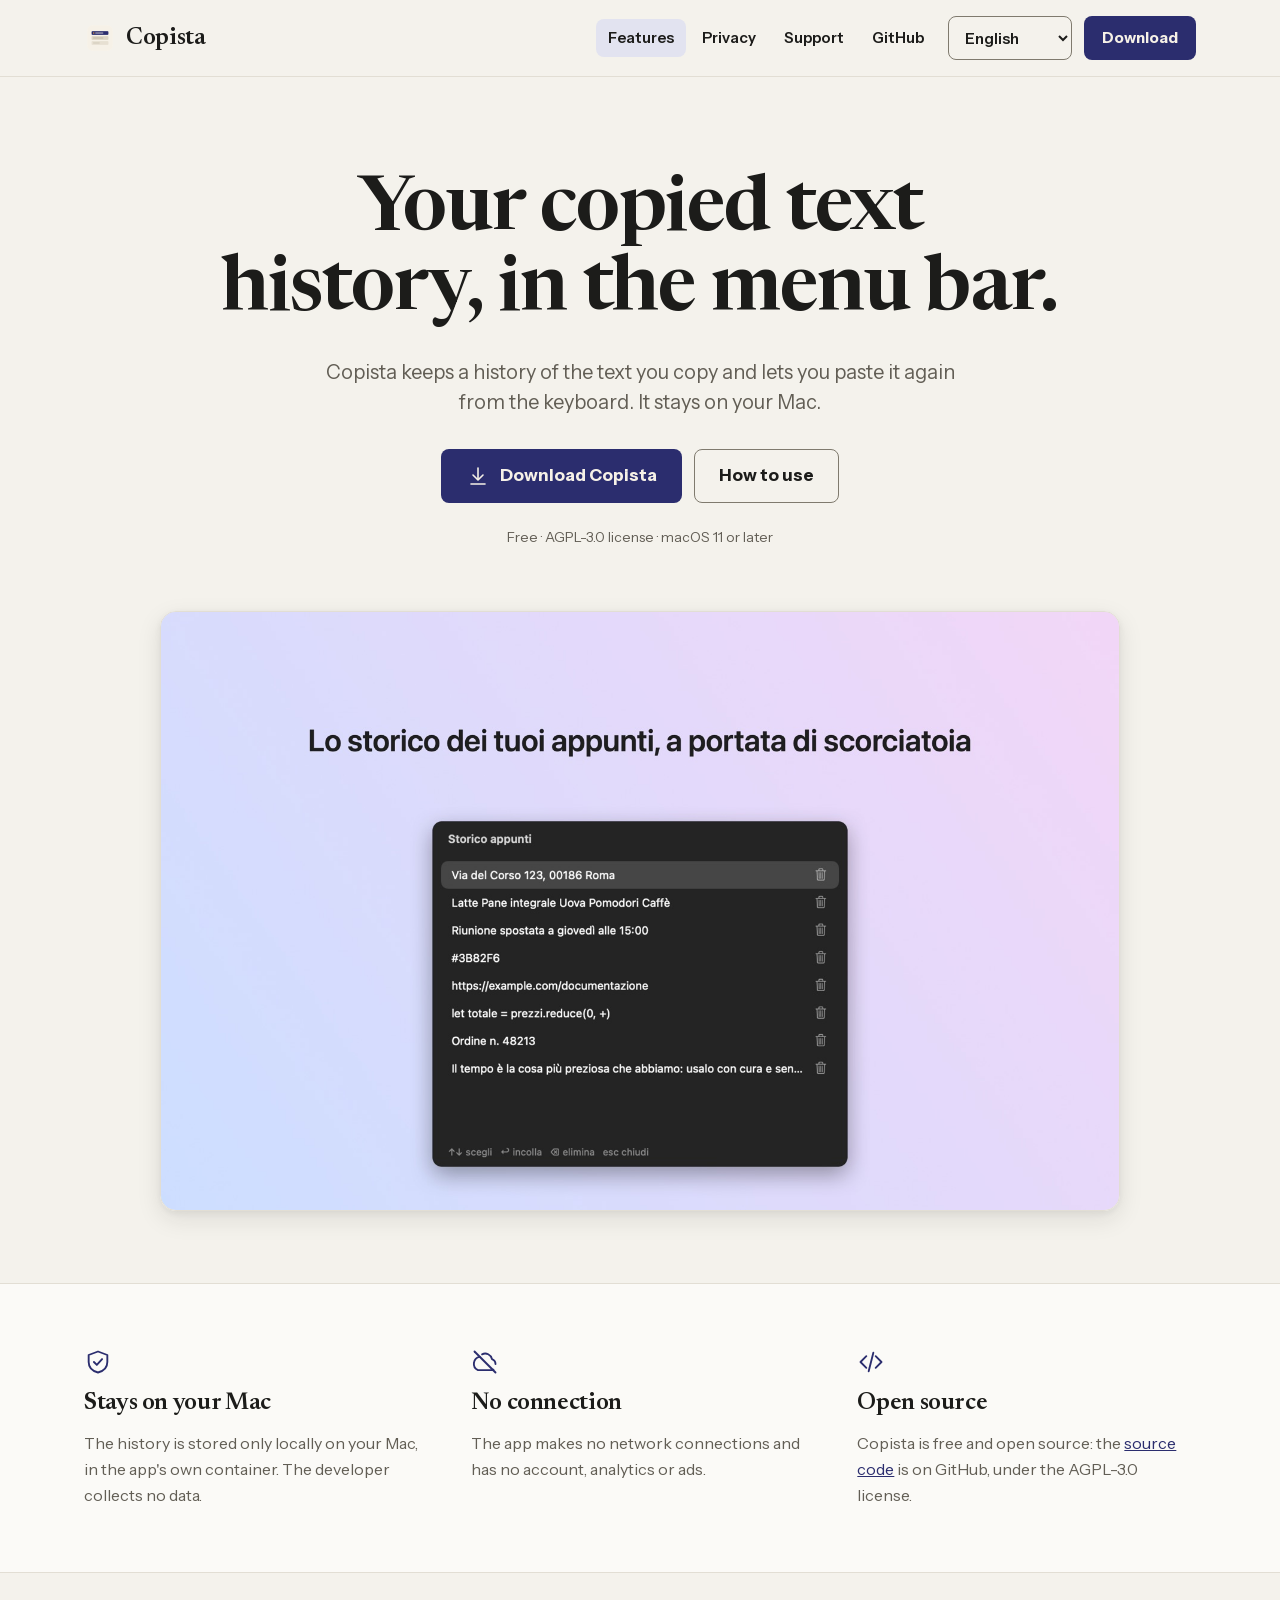
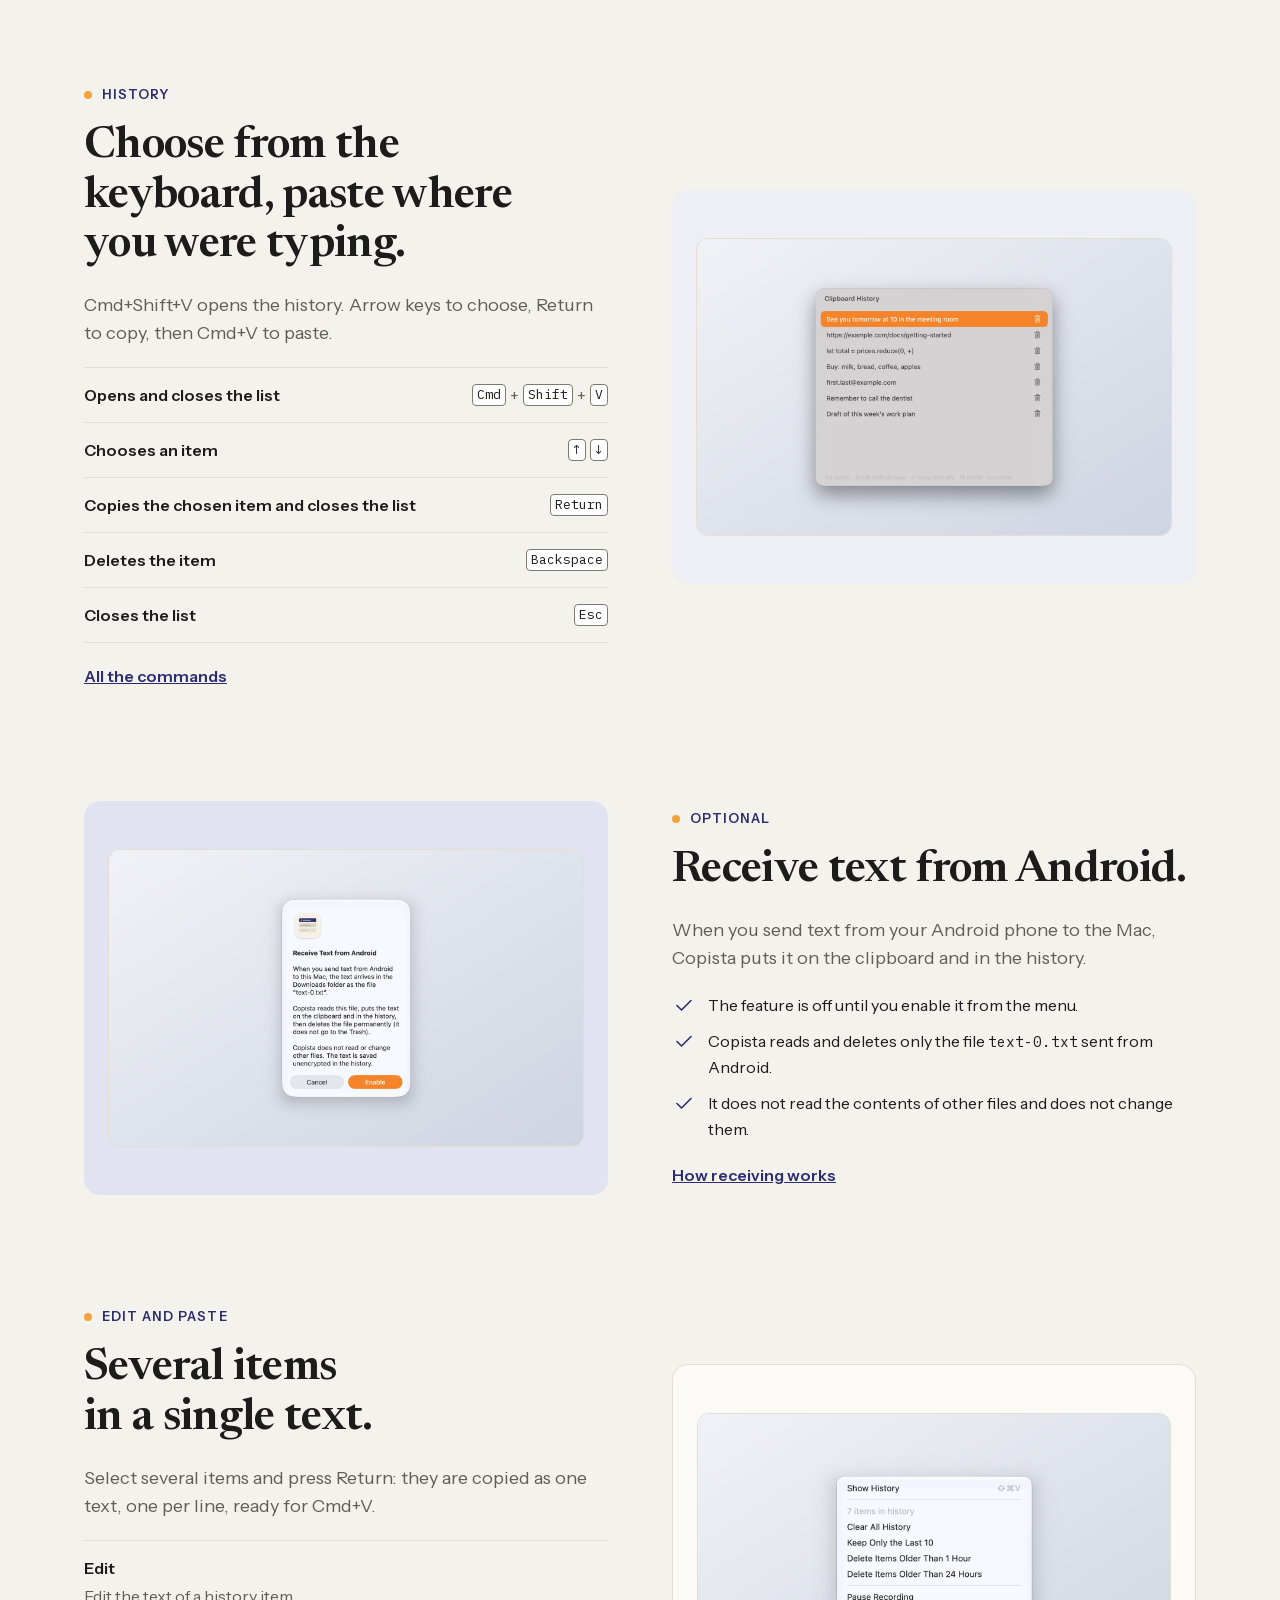
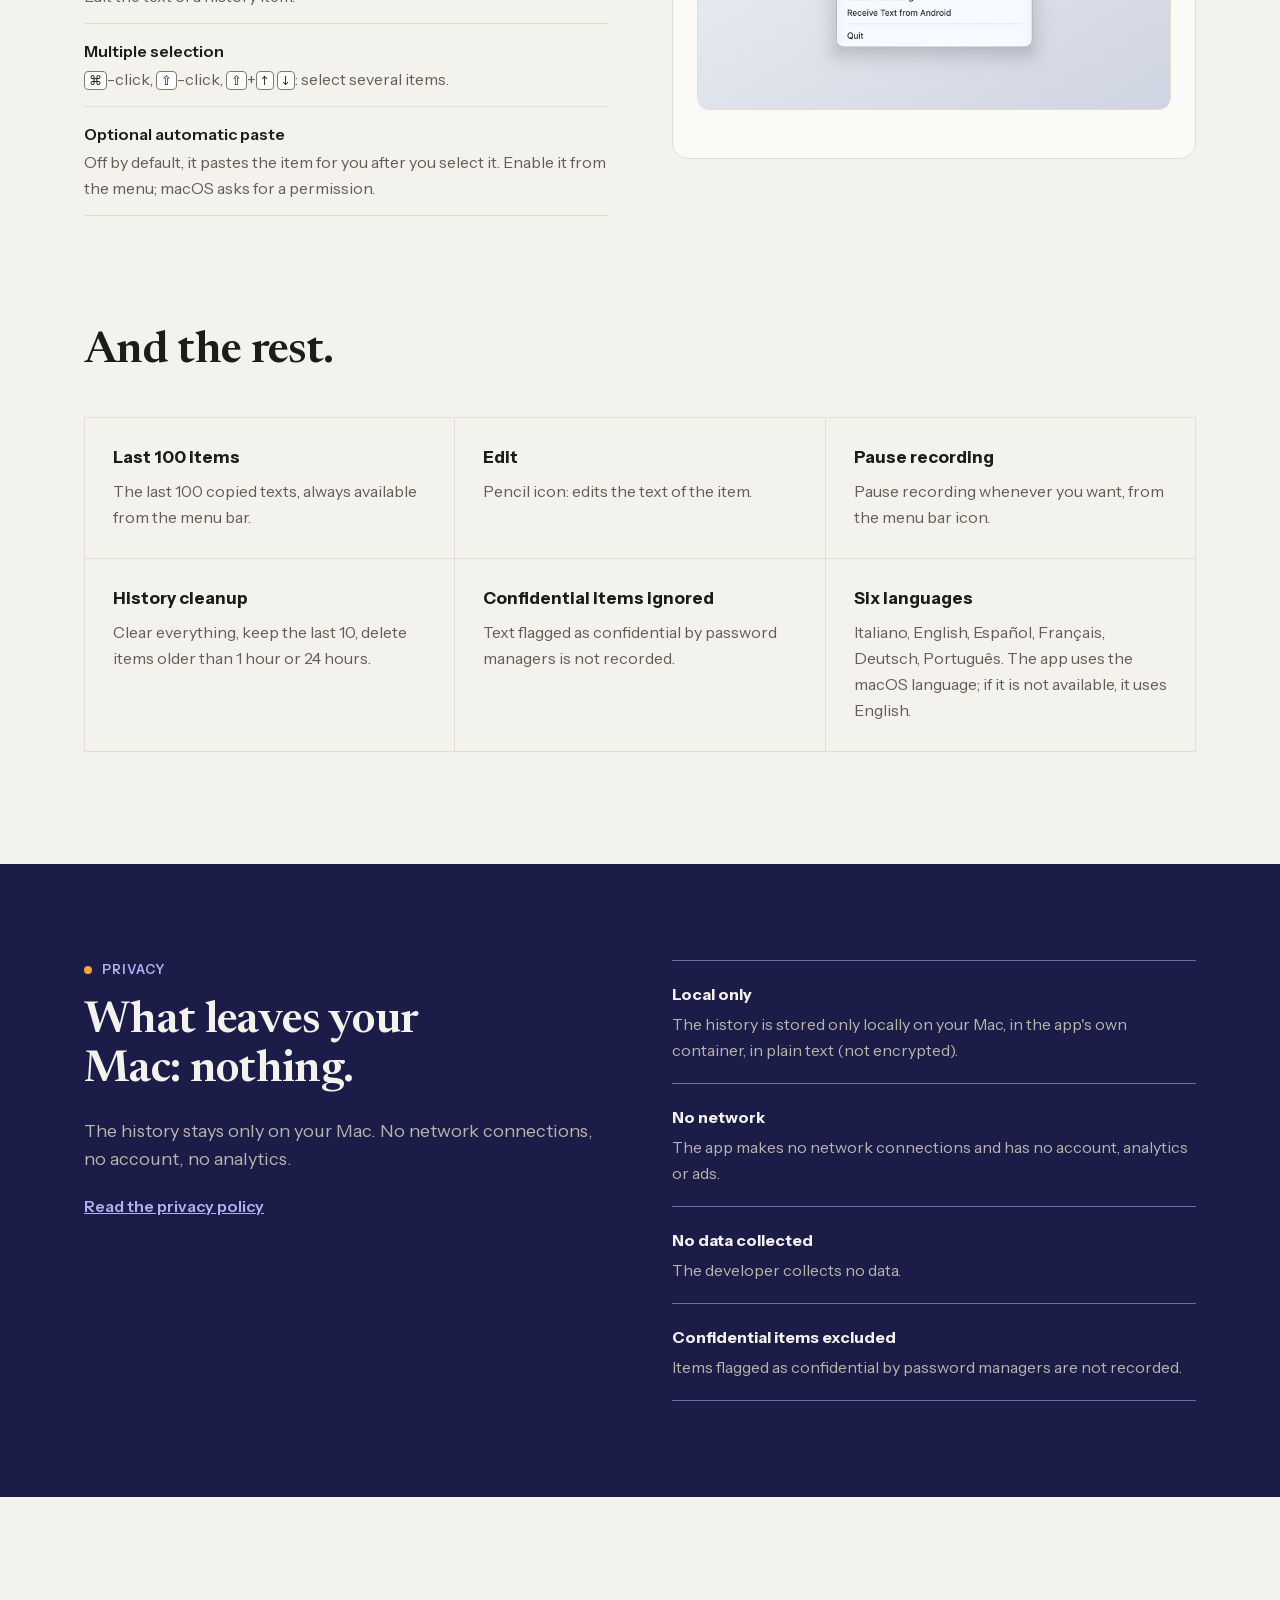
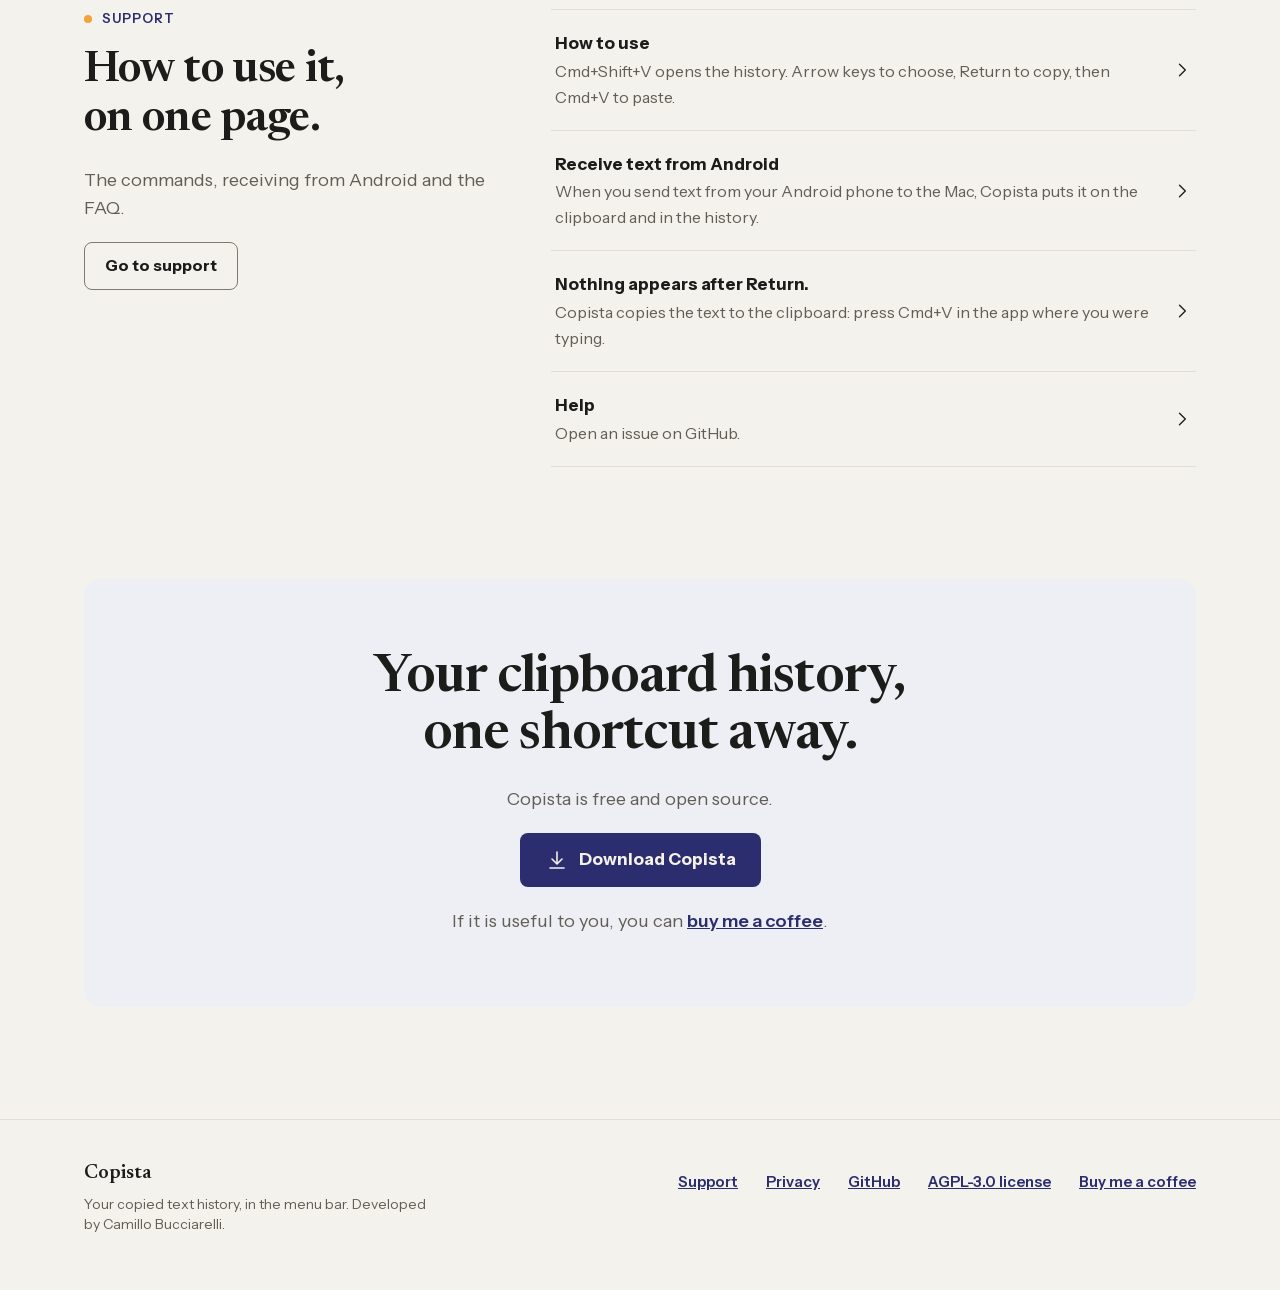
<file: site/index.html>
<!doctype html>
<html lang="en"><head><meta charset="utf-8"><meta name="viewport" content="width=device-width,initial-scale=1">
<title>Copista — Clipboard history for the macOS menu bar</title>
<meta name="description" content="Copista keeps a history of the text you copy and lets you paste it again from the keyboard. Free, open source, stays on your Mac.">
<link rel="canonical" href="https://copista.camillobucciarelli.dev/index.html">
<meta property="og:type" content="website"><meta property="og:site_name" content="Copista"><meta property="og:title" content="Copista — Clipboard history for the macOS menu bar"><meta property="og:description" content="Copista keeps a history of the text you copy and lets you paste it again from the keyboard. Free, open source, stays on your Mac."><meta property="og:url" content="https://copista.camillobucciarelli.dev/index.html"><meta property="og:image" content="https://copista.camillobucciarelli.dev/img/hero.jpg">
<meta name="color-scheme" content="light dark">
<link rel="icon" type="image/png" href="icon.png">
<link rel="stylesheet" href="style.css"></head><body>
<div class="page" id="it" lang="it" data-title="Copista — Lo storico dei testi copiati, nella barra dei menu" data-desc="Copista tiene lo storico dei testi che copi e ti permette di incollarli di nuovo dalla tastiera. Gratis, open source, resta sul tuo Mac.">
<a class="skip" href="#main-it">Vai al contenuto</a>
<header class="site-header"><div class="wrap">
<a class="brand" href="index.html#it"><img src="icon.png" alt="" width="32" height="32">Copista</a>
<nav class="nav" aria-label="Principale">
<a href="index.html#it" aria-current="page">Funzioni</a>
<a href="privacy.html#it">Privacy</a>
<a href="support.html#it">Supporto</a>
<a href="https://github.com/camillobucciarelli/copista" rel="noopener">GitHub</a>
<select class="langsel" aria-label="Lingua" autocomplete="off"><option value="it" lang="it" selected>Italiano</option><option value="en" lang="en">English</option><option value="es" lang="es">Español</option><option value="fr" lang="fr">Français</option><option value="de" lang="de">Deutsch</option><option value="pt" lang="pt">Português</option></select>
<a class="btn-sm" href="https://github.com/camillobucciarelli/copista/releases/latest" rel="noopener">Scarica</a>
</nav></div></header>
<main id="main-it">
<section class="wrap hero">
<h1>Lo storico dei testi copiati, nella barra dei menu.</h1>
<p class="lead">Copista tiene lo storico dei testi che copi e ti permette di incollarli di nuovo dalla tastiera. Resta sul tuo Mac.</p>
<div class="btns"><a class="btn" href="https://github.com/camillobucciarelli/copista/releases/latest" rel="noopener"><span class="ico"><svg viewBox="0 0 24 24" width="24" height="24" fill="none" stroke="currentColor" stroke-width="1.6" stroke-linecap="round" stroke-linejoin="round" aria-hidden="true"><path d="M12 4v11"/><path d="M7 11l5 5 5-5"/><path d="M5 20h14"/></svg></span>Scarica Copista</a><a class="btn sec" href="support.html#it">Come si usa</a></div>
<p class="small">Gratis · Licenza AGPL-3.0 · macOS 11 o successivo</p>
<picture><source media="(prefers-color-scheme: dark)" srcset="img/hero-dark.jpg"><img src="img/hero.jpg" width="1600" height="1000" alt="Copista su Mac: la finestra «Storico appunti» con otto testi copiati, il primo selezionato, e in basso le scorciatoie per scegliere, incollare, eliminare e chiudere"></picture>
</section>
<section class="strip"><div class="wrap">
<div><span class="ico"><svg viewBox="0 0 24 24" width="28" height="28" fill="none" stroke="currentColor" stroke-width="1.6" stroke-linecap="round" stroke-linejoin="round" aria-hidden="true"><path d="M12 3l8 3v6c0 4.5-3.2 7.8-8 9-4.8-1.2-8-4.5-8-9V6z"/><path d="M8.5 12l2.5 2.5 4.5-5"/></svg></span><h2 class="h-card">Resta sul tuo Mac</h2><p class="muted">Lo storico è salvato solo in locale sul tuo Mac, nel contenitore dell'app. Lo sviluppatore non raccoglie alcun dato.</p></div>
<div><span class="ico"><svg viewBox="0 0 24 24" width="28" height="28" fill="none" stroke="currentColor" stroke-width="1.6" stroke-linecap="round" stroke-linejoin="round" aria-hidden="true"><path d="M3 3l18 18"/><path d="M7.5 7.6A6 6 0 0 0 6 19h11.5a4.5 4.5 0 0 0 1.7-.4"/><path d="M9.5 5.4A6 6 0 0 1 18 9.5a4.5 4.5 0 0 1 3 4.2"/></svg></span><h2 class="h-card">Nessuna connessione</h2><p class="muted">L'app non effettua alcuna connessione di rete, non ha account, analisi, pubblicità.</p></div>
<div><span class="ico"><svg viewBox="0 0 24 24" width="28" height="28" fill="none" stroke="currentColor" stroke-width="1.6" stroke-linecap="round" stroke-linejoin="round" aria-hidden="true"><path d="M8 7l-5 5 5 5"/><path d="M16 7l5 5-5 5"/><path d="M14 4l-4 16"/></svg></span><h2 class="h-card">Codice aperto</h2><p class="muted">Copista è gratuita e open source: il <a href="https://github.com/camillobucciarelli/copista">codice sorgente</a> è su GitHub, con licenza AGPL-3.0.</p></div>
</div></section>
<section id="features-it" class="wrap features">
<div class="row"><div class="text"><p class="eb">Storico</p><h2>Scegli dalla tastiera, incolla dove stavi scrivendo.</h2><p class="lead">Cmd+Shift+V apre lo storico. Frecce per scegliere, Invio per copiare, poi Cmd+V per incollare.</p><ul class="keys"><li><span>Apre e chiude l'elenco</span><span class="k"><kbd>Cmd</kbd>+<kbd>Shift</kbd>+<kbd>V</kbd></span></li><li><span>Sceglie un elemento</span><span class="k"><kbd>↑</kbd><kbd>↓</kbd></span></li><li><span>Copia l'elemento scelto e chiude l'elenco</span><span class="k"><kbd>Invio</kbd></span></li><li><span>Elimina l'elemento</span><span class="k"><kbd>Backspace</kbd></span></li><li><span>Chiude l'elenco</span><span class="k"><kbd>Esc</kbd></span></li></ul><a class="link" href="support.html#it">Tutti i comandi</a></div>
<div class="shot"><img src="img/history-it.jpg" width="1600" height="1000" loading="lazy" alt="La finestra «Storico appunti»: sette testi copiati, il primo evidenziato, un cestino su ogni riga e le scorciatoie in basso"></div></div>
<div class="row rev"><div class="shot s2"><img src="img/android-it.jpg" width="1600" height="1000" loading="lazy" alt="La finestra che spiega «Ricevi testo da Android», con i pulsanti Annulla e Abilita"></div>
<div class="text"><p class="eb">Facoltativo</p><h2>Ricevi testo da Android.</h2><p class="lead">Quando invii un testo dal telefono Android al Mac, Copista lo mette negli appunti e nello storico.</p><ul class="checks"><li><span class="ico"><svg viewBox="0 0 24 24" width="24" height="24" fill="none" stroke="currentColor" stroke-width="1.6" stroke-linecap="round" stroke-linejoin="round" aria-hidden="true"><path d="M5 12.5l4.5 4.5L19 7.5"/></svg></span><span>La funzione è spenta finché non la abiliti dal menu.</span></li><li><span class="ico"><svg viewBox="0 0 24 24" width="24" height="24" fill="none" stroke="currentColor" stroke-width="1.6" stroke-linecap="round" stroke-linejoin="round" aria-hidden="true"><path d="M5 12.5l4.5 4.5L19 7.5"/></svg></span><span>Copista legge ed elimina solo il file <code>text-0.txt</code> inviato da Android.</span></li><li><span class="ico"><svg viewBox="0 0 24 24" width="24" height="24" fill="none" stroke="currentColor" stroke-width="1.6" stroke-linecap="round" stroke-linejoin="round" aria-hidden="true"><path d="M5 12.5l4.5 4.5L19 7.5"/></svg></span><span>Non legge il contenuto di altri file e non li modifica.</span></li></ul><a class="link" href="support.html#android-it">Come funziona la ricezione</a></div></div>
<div class="row"><div class="text"><p class="eb">Modifica e incolla</p><h2>Più elementi in un solo testo.</h2><p class="lead">Seleziona più elementi e premi Invio: vengono copiati come un solo testo, uno per riga, pronto per Cmd+V.</p><ul class="defs"><li><span>Modifica</span><span class="muted">Modifica il testo di un elemento dello storico.</span></li><li><span>Selezione multipla</span><span class="muted"><kbd>⌘</kbd>-clic, <kbd>⇧</kbd>-clic, <kbd>⇧</kbd>+<kbd>↑</kbd> <kbd>↓</kbd>: seleziona più elementi.</span></li><li><span>Incolla automatico facoltativo</span><span class="muted">Spento di default, incolla l'elemento al posto tuo dopo che lo selezioni. Lo attivi dal menu; macOS chiede un permesso.</span></li></ul></div>
<div class="shot s3"><img src="img/menu-it.jpg" width="1600" height="1000" loading="lazy" alt="Il menu di Copista nella barra dei menu: Mostra storico, i comandi per svuotare lo storico, Sospendi registrazione, Ricevi testo da Android, Esci"></div></div>
</section>
<section class="wrap more"><h2>E il resto.</h2><div class="cards"><div><h3>Ultimi 100 elementi</h3><p class="muted">Gli ultimi 100 testi copiati, sempre disponibili dalla barra dei menu.</p></div><div><h3>Modifica</h3><p class="muted">Icona della matita: modifica il testo dell'elemento.</p></div><div><h3>Pausa della registrazione</h3><p class="muted">Sospendi la registrazione quando vuoi, dall'icona nella barra dei menu.</p></div><div><h3>Pulizia dello storico</h3><p class="muted">Svuota tutto, mantieni gli ultimi 10, elimina gli elementi più vecchi di 1 ora o di 24 ore.</p></div><div><h3>Testi riservati ignorati</h3><p class="muted">I testi marcati come riservati dai password manager non sono registrati.</p></div><div><h3>Sei lingue</h3><p class="muted">Italiano, English, Español, Français, Deutsch, Português. L'app usa la lingua di macOS; se la lingua non è disponibile, usa l'inglese.</p></div></div></section>
<section class="band"><div class="wrap">
<div class="text"><p class="eb">Privacy</p><h2>Cosa lascia il tuo Mac: niente.</h2><p class="lead">Lo storico resta solo sul tuo Mac. Nessuna connessione di rete, nessun account, nessuna analisi.</p><a class="link" href="privacy.html#it">Leggi l'informativa sulla privacy</a></div>
<dl><div><dt>Solo in locale</dt><dd>Lo storico è salvato solo in locale sul tuo Mac, nel contenitore dell'app, in chiaro (testo non cifrato).</dd></div><div><dt>Nessuna rete</dt><dd>L'app non effettua alcuna connessione di rete, non ha account, analisi, pubblicità.</dd></div><div><dt>Nessun dato raccolto</dt><dd>Lo sviluppatore non raccoglie alcun dato.</dd></div><div><dt>Testi riservati esclusi</dt><dd>Gli elementi contrassegnati come riservati dai gestori di password non vengono registrati.</dd></div></dl></div></section>
<section class="wrap help"><div class="text"><p class="eb">Supporto</p><h2>Come si usa, in una pagina.</h2><p class="lead">I comandi, la ricezione da Android e le domande frequenti.</p><a class="btn sec sm" href="support.html#it">Vai al supporto</a></div>
<ul class="faqlinks"><li><a href="support.html#use-it"><span><span class="t">Come si usa</span><span class="s">Cmd+Shift+V apre lo storico. Frecce per scegliere, Invio per copiare, poi Cmd+V per incollare.</span></span><span class="ico"><svg viewBox="0 0 24 24" width="20" height="20" fill="none" stroke="currentColor" stroke-width="1.6" stroke-linecap="round" stroke-linejoin="round" aria-hidden="true"><path d="M9 5l7 7-7 7"/></svg></span></a></li><li><a href="support.html#android-it"><span><span class="t">Ricevi testo da Android</span><span class="s">Quando invii un testo dal telefono Android al Mac, Copista lo mette negli appunti e nello storico.</span></span><span class="ico"><svg viewBox="0 0 24 24" width="20" height="20" fill="none" stroke="currentColor" stroke-width="1.6" stroke-linecap="round" stroke-linejoin="round" aria-hidden="true"><path d="M9 5l7 7-7 7"/></svg></span></a></li><li><a href="support.html#faq-it"><span><span class="t">Dopo Invio il testo non compare.</span><span class="s">Copista copia il testo negli appunti: premi Cmd+V nell'app dove stavi scrivendo.</span></span><span class="ico"><svg viewBox="0 0 24 24" width="20" height="20" fill="none" stroke="currentColor" stroke-width="1.6" stroke-linecap="round" stroke-linejoin="round" aria-hidden="true"><path d="M9 5l7 7-7 7"/></svg></span></a></li><li><a href="support.html#help-it"><span><span class="t">Assistenza</span><span class="s">Apri una segnalazione (issue) su GitHub.</span></span><span class="ico"><svg viewBox="0 0 24 24" width="20" height="20" fill="none" stroke="currentColor" stroke-width="1.6" stroke-linecap="round" stroke-linejoin="round" aria-hidden="true"><path d="M9 5l7 7-7 7"/></svg></span></a></li></ul></section>
<section class="wrap cta"><div><h2>Lo storico dei tuoi appunti, a portata di scorciatoia.</h2><p>Copista è gratuita e open source.</p><a class="btn" href="https://github.com/camillobucciarelli/copista/releases/latest" rel="noopener"><span class="ico"><svg viewBox="0 0 24 24" width="24" height="24" fill="none" stroke="currentColor" stroke-width="1.6" stroke-linecap="round" stroke-linejoin="round" aria-hidden="true"><path d="M12 4v11"/><path d="M7 11l5 5 5-5"/><path d="M5 20h14"/></svg></span>Scarica Copista</a><p>Se ti è utile puoi <a href="https://buymeacoffee.com/camillobucciarelli" rel="noopener" class="link">offrirmi un caffè</a>.</p></div></section>
</main>
<footer class="site-footer"><div class="wrap">
<div class="about"><span class="name">Copista</span><span class="small">Lo storico dei testi copiati, nella barra dei menu. Sviluppato da Camillo Bucciarelli.</span></div>
<nav aria-label="Piè di pagina">
<a href="support.html#it">Supporto</a>
<a href="privacy.html#it">Privacy</a>
<a href="https://github.com/camillobucciarelli/copista" rel="noopener">GitHub</a>
<a href="https://github.com/camillobucciarelli/copista/blob/main/LICENSE" rel="noopener">Licenza AGPL-3.0</a>
<a href="https://buymeacoffee.com/camillobucciarelli" rel="noopener">Offrimi un caffè</a>
</nav></div></footer>
</div>
<div class="page" id="en" lang="en" data-title="Copista — Your copied text history, in the menu bar" data-desc="Copista keeps a history of the text you copy and lets you paste it again from the keyboard. Free, open source, stays on your Mac.">
<a class="skip" href="#main-en">Skip to content</a>
<header class="site-header"><div class="wrap">
<a class="brand" href="index.html#en"><img src="icon.png" alt="" width="32" height="32">Copista</a>
<nav class="nav" aria-label="Main">
<a href="index.html#en" aria-current="page">Features</a>
<a href="privacy.html#en">Privacy</a>
<a href="support.html#en">Support</a>
<a href="https://github.com/camillobucciarelli/copista" rel="noopener">GitHub</a>
<select class="langsel" aria-label="Language" autocomplete="off"><option value="it" lang="it">Italiano</option><option value="en" lang="en" selected>English</option><option value="es" lang="es">Español</option><option value="fr" lang="fr">Français</option><option value="de" lang="de">Deutsch</option><option value="pt" lang="pt">Português</option></select>
<a class="btn-sm" href="https://github.com/camillobucciarelli/copista/releases/latest" rel="noopener">Download</a>
</nav></div></header>
<main id="main-en">
<section class="wrap hero">
<h1>Your copied text history, in the menu bar.</h1>
<p class="lead">Copista keeps a history of the text you copy and lets you paste it again from the keyboard. It stays on your Mac.</p>
<div class="btns"><a class="btn" href="https://github.com/camillobucciarelli/copista/releases/latest" rel="noopener"><span class="ico"><svg viewBox="0 0 24 24" width="24" height="24" fill="none" stroke="currentColor" stroke-width="1.6" stroke-linecap="round" stroke-linejoin="round" aria-hidden="true"><path d="M12 4v11"/><path d="M7 11l5 5 5-5"/><path d="M5 20h14"/></svg></span>Download Copista</a><a class="btn sec" href="support.html#en">How to use</a></div>
<p class="small">Free · AGPL-3.0 license · macOS 11 or later</p>
<picture><source media="(prefers-color-scheme: dark)" srcset="img/hero-dark.jpg"><img src="img/hero.jpg" width="1600" height="1000" alt="Copista on a Mac: the “Storico appunti” window (Italian for Clipboard History) with eight copied texts, the first one selected, and the shortcuts for choosing, pasting, deleting and closing at the bottom"></picture>
</section>
<section class="strip"><div class="wrap">
<div><span class="ico"><svg viewBox="0 0 24 24" width="28" height="28" fill="none" stroke="currentColor" stroke-width="1.6" stroke-linecap="round" stroke-linejoin="round" aria-hidden="true"><path d="M12 3l8 3v6c0 4.5-3.2 7.8-8 9-4.8-1.2-8-4.5-8-9V6z"/><path d="M8.5 12l2.5 2.5 4.5-5"/></svg></span><h2 class="h-card">Stays on your Mac</h2><p class="muted">The history is stored only locally on your Mac, in the app's own container. The developer collects no data.</p></div>
<div><span class="ico"><svg viewBox="0 0 24 24" width="28" height="28" fill="none" stroke="currentColor" stroke-width="1.6" stroke-linecap="round" stroke-linejoin="round" aria-hidden="true"><path d="M3 3l18 18"/><path d="M7.5 7.6A6 6 0 0 0 6 19h11.5a4.5 4.5 0 0 0 1.7-.4"/><path d="M9.5 5.4A6 6 0 0 1 18 9.5a4.5 4.5 0 0 1 3 4.2"/></svg></span><h2 class="h-card">No connection</h2><p class="muted">The app makes no network connections and has no account, analytics or ads.</p></div>
<div><span class="ico"><svg viewBox="0 0 24 24" width="28" height="28" fill="none" stroke="currentColor" stroke-width="1.6" stroke-linecap="round" stroke-linejoin="round" aria-hidden="true"><path d="M8 7l-5 5 5 5"/><path d="M16 7l5 5-5 5"/><path d="M14 4l-4 16"/></svg></span><h2 class="h-card">Open source</h2><p class="muted">Copista is free and open source: the <a href="https://github.com/camillobucciarelli/copista">source code</a> is on GitHub, under the AGPL-3.0 license.</p></div>
</div></section>
<section id="features-en" class="wrap features">
<div class="row"><div class="text"><p class="eb">History</p><h2>Choose from the keyboard, paste where you were typing.</h2><p class="lead">Cmd+Shift+V opens the history. Arrow keys to choose, Return to copy, then Cmd+V to paste.</p><ul class="keys"><li><span>Opens and closes the list</span><span class="k"><kbd>Cmd</kbd>+<kbd>Shift</kbd>+<kbd>V</kbd></span></li><li><span>Chooses an item</span><span class="k"><kbd>↑</kbd><kbd>↓</kbd></span></li><li><span>Copies the chosen item and closes the list</span><span class="k"><kbd>Return</kbd></span></li><li><span>Deletes the item</span><span class="k"><kbd>Backspace</kbd></span></li><li><span>Closes the list</span><span class="k"><kbd>Esc</kbd></span></li></ul><a class="link" href="support.html#en">All the commands</a></div>
<div class="shot"><img src="img/history-en.jpg" width="1600" height="1000" loading="lazy" alt="The “Clipboard History” window: seven copied texts, the first one highlighted, a trash icon on every row and the shortcuts at the bottom"></div></div>
<div class="row rev"><div class="shot s2"><img src="img/android-en.jpg" width="1600" height="1000" loading="lazy" alt="The window that explains “Receive Text from Android”, with the Cancel and Enable buttons"></div>
<div class="text"><p class="eb">Optional</p><h2>Receive text from Android.</h2><p class="lead">When you send text from your Android phone to the Mac, Copista puts it on the clipboard and in the history.</p><ul class="checks"><li><span class="ico"><svg viewBox="0 0 24 24" width="24" height="24" fill="none" stroke="currentColor" stroke-width="1.6" stroke-linecap="round" stroke-linejoin="round" aria-hidden="true"><path d="M5 12.5l4.5 4.5L19 7.5"/></svg></span><span>The feature is off until you enable it from the menu.</span></li><li><span class="ico"><svg viewBox="0 0 24 24" width="24" height="24" fill="none" stroke="currentColor" stroke-width="1.6" stroke-linecap="round" stroke-linejoin="round" aria-hidden="true"><path d="M5 12.5l4.5 4.5L19 7.5"/></svg></span><span>Copista reads and deletes only the file <code>text-0.txt</code> sent from Android.</span></li><li><span class="ico"><svg viewBox="0 0 24 24" width="24" height="24" fill="none" stroke="currentColor" stroke-width="1.6" stroke-linecap="round" stroke-linejoin="round" aria-hidden="true"><path d="M5 12.5l4.5 4.5L19 7.5"/></svg></span><span>It does not read the contents of other files and does not change them.</span></li></ul><a class="link" href="support.html#android-en">How receiving works</a></div></div>
<div class="row"><div class="text"><p class="eb">Edit and paste</p><h2>Several items in a single text.</h2><p class="lead">Select several items and press Return: they are copied as one text, one per line, ready for Cmd+V.</p><ul class="defs"><li><span>Edit</span><span class="muted">Edit the text of a history item.</span></li><li><span>Multiple selection</span><span class="muted"><kbd>⌘</kbd>-click, <kbd>⇧</kbd>-click, <kbd>⇧</kbd>+<kbd>↑</kbd> <kbd>↓</kbd>: select several items.</span></li><li><span>Optional automatic paste</span><span class="muted">Off by default, it pastes the item for you after you select it. Enable it from the menu; macOS asks for a permission.</span></li></ul></div>
<div class="shot s3"><img src="img/menu-en.jpg" width="1600" height="1000" loading="lazy" alt="The Copista menu in the menu bar: Show History, the items to clear the history, Pause Recording, Receive Text from Android, Quit"></div></div>
</section>
<section class="wrap more"><h2>And the rest.</h2><div class="cards"><div><h3>Last 100 items</h3><p class="muted">The last 100 copied texts, always available from the menu bar.</p></div><div><h3>Edit</h3><p class="muted">Pencil icon: edits the text of the item.</p></div><div><h3>Pause recording</h3><p class="muted">Pause recording whenever you want, from the menu bar icon.</p></div><div><h3>History cleanup</h3><p class="muted">Clear everything, keep the last 10, delete items older than 1 hour or 24 hours.</p></div><div><h3>Confidential items ignored</h3><p class="muted">Text flagged as confidential by password managers is not recorded.</p></div><div><h3>Six languages</h3><p class="muted">Italiano, English, Español, Français, Deutsch, Português. The app uses the macOS language; if it is not available, it uses English.</p></div></div></section>
<section class="band"><div class="wrap">
<div class="text"><p class="eb">Privacy</p><h2>What leaves your Mac: nothing.</h2><p class="lead">The history stays only on your Mac. No network connections, no account, no analytics.</p><a class="link" href="privacy.html#en">Read the privacy policy</a></div>
<dl><div><dt>Local only</dt><dd>The history is stored only locally on your Mac, in the app's own container, in plain text (not encrypted).</dd></div><div><dt>No network</dt><dd>The app makes no network connections and has no account, analytics or ads.</dd></div><div><dt>No data collected</dt><dd>The developer collects no data.</dd></div><div><dt>Confidential items excluded</dt><dd>Items flagged as confidential by password managers are not recorded.</dd></div></dl></div></section>
<section class="wrap help"><div class="text"><p class="eb">Support</p><h2>How to use it, on one page.</h2><p class="lead">The commands, receiving from Android and the FAQ.</p><a class="btn sec sm" href="support.html#en">Go to support</a></div>
<ul class="faqlinks"><li><a href="support.html#use-en"><span><span class="t">How to use</span><span class="s">Cmd+Shift+V opens the history. Arrow keys to choose, Return to copy, then Cmd+V to paste.</span></span><span class="ico"><svg viewBox="0 0 24 24" width="20" height="20" fill="none" stroke="currentColor" stroke-width="1.6" stroke-linecap="round" stroke-linejoin="round" aria-hidden="true"><path d="M9 5l7 7-7 7"/></svg></span></a></li><li><a href="support.html#android-en"><span><span class="t">Receive text from Android</span><span class="s">When you send text from your Android phone to the Mac, Copista puts it on the clipboard and in the history.</span></span><span class="ico"><svg viewBox="0 0 24 24" width="20" height="20" fill="none" stroke="currentColor" stroke-width="1.6" stroke-linecap="round" stroke-linejoin="round" aria-hidden="true"><path d="M9 5l7 7-7 7"/></svg></span></a></li><li><a href="support.html#faq-en"><span><span class="t">Nothing appears after Return.</span><span class="s">Copista copies the text to the clipboard: press Cmd+V in the app where you were typing.</span></span><span class="ico"><svg viewBox="0 0 24 24" width="20" height="20" fill="none" stroke="currentColor" stroke-width="1.6" stroke-linecap="round" stroke-linejoin="round" aria-hidden="true"><path d="M9 5l7 7-7 7"/></svg></span></a></li><li><a href="support.html#help-en"><span><span class="t">Help</span><span class="s">Open an issue on GitHub.</span></span><span class="ico"><svg viewBox="0 0 24 24" width="20" height="20" fill="none" stroke="currentColor" stroke-width="1.6" stroke-linecap="round" stroke-linejoin="round" aria-hidden="true"><path d="M9 5l7 7-7 7"/></svg></span></a></li></ul></section>
<section class="wrap cta"><div><h2>Your clipboard history, one shortcut away.</h2><p>Copista is free and open source.</p><a class="btn" href="https://github.com/camillobucciarelli/copista/releases/latest" rel="noopener"><span class="ico"><svg viewBox="0 0 24 24" width="24" height="24" fill="none" stroke="currentColor" stroke-width="1.6" stroke-linecap="round" stroke-linejoin="round" aria-hidden="true"><path d="M12 4v11"/><path d="M7 11l5 5 5-5"/><path d="M5 20h14"/></svg></span>Download Copista</a><p>If it is useful to you, you can <a href="https://buymeacoffee.com/camillobucciarelli" rel="noopener" class="link">buy me a coffee</a>.</p></div></section>
</main>
<footer class="site-footer"><div class="wrap">
<div class="about"><span class="name">Copista</span><span class="small">Your copied text history, in the menu bar. Developed by Camillo Bucciarelli.</span></div>
<nav aria-label="Footer">
<a href="support.html#en">Support</a>
<a href="privacy.html#en">Privacy</a>
<a href="https://github.com/camillobucciarelli/copista" rel="noopener">GitHub</a>
<a href="https://github.com/camillobucciarelli/copista/blob/main/LICENSE" rel="noopener">AGPL-3.0 license</a>
<a href="https://buymeacoffee.com/camillobucciarelli" rel="noopener">Buy me a coffee</a>
</nav></div></footer>
</div>
<div class="page" id="es" lang="es" data-title="Copista — El historial de los textos copiados, en la barra de menús" data-desc="Copista guarda el historial de los textos que copias y te permite pegarlos de nuevo desde el teclado. Gratis, de código abierto, se queda en tu Mac.">
<a class="skip" href="#main-es">Saltar al contenido</a>
<header class="site-header"><div class="wrap">
<a class="brand" href="index.html#es"><img src="icon.png" alt="" width="32" height="32">Copista</a>
<nav class="nav" aria-label="Principal">
<a href="index.html#es" aria-current="page">Funciones</a>
<a href="privacy.html#es">Privacidad</a>
<a href="support.html#es">Soporte</a>
<a href="https://github.com/camillobucciarelli/copista" rel="noopener">GitHub</a>
<select class="langsel" aria-label="Idioma" autocomplete="off"><option value="it" lang="it">Italiano</option><option value="en" lang="en">English</option><option value="es" lang="es" selected>Español</option><option value="fr" lang="fr">Français</option><option value="de" lang="de">Deutsch</option><option value="pt" lang="pt">Português</option></select>
<a class="btn-sm" href="https://github.com/camillobucciarelli/copista/releases/latest" rel="noopener">Descargar</a>
</nav></div></header>
<main id="main-es">
<section class="wrap hero">
<h1>El historial de los textos copiados, en la barra de menús.</h1>
<p class="lead">Copista guarda el historial de los textos que copias y te permite pegarlos de nuevo desde el teclado. Se queda en tu Mac.</p>
<div class="btns"><a class="btn" href="https://github.com/camillobucciarelli/copista/releases/latest" rel="noopener"><span class="ico"><svg viewBox="0 0 24 24" width="24" height="24" fill="none" stroke="currentColor" stroke-width="1.6" stroke-linecap="round" stroke-linejoin="round" aria-hidden="true"><path d="M12 4v11"/><path d="M7 11l5 5 5-5"/><path d="M5 20h14"/></svg></span>Descargar Copista</a><a class="btn sec" href="support.html#es">Cómo se usa</a></div>
<p class="small">Gratis · Licencia AGPL-3.0 · macOS 11 o posterior</p>
<picture><source media="(prefers-color-scheme: dark)" srcset="img/hero-dark.jpg"><img src="img/hero.jpg" width="1600" height="1000" alt="Copista en un Mac: la ventana «Storico appunti» (Historial del portapapeles, en italiano) con ocho textos copiados, el primero seleccionado, y abajo los atajos para elegir, pegar, eliminar y cerrar"></picture>
</section>
<section class="strip"><div class="wrap">
<div><span class="ico"><svg viewBox="0 0 24 24" width="28" height="28" fill="none" stroke="currentColor" stroke-width="1.6" stroke-linecap="round" stroke-linejoin="round" aria-hidden="true"><path d="M12 3l8 3v6c0 4.5-3.2 7.8-8 9-4.8-1.2-8-4.5-8-9V6z"/><path d="M8.5 12l2.5 2.5 4.5-5"/></svg></span><h2 class="h-card">Se queda en tu Mac</h2><p class="muted">El historial se guarda solo en local en tu Mac, en el contenedor de la app. El desarrollador no recoge ningún dato.</p></div>
<div><span class="ico"><svg viewBox="0 0 24 24" width="28" height="28" fill="none" stroke="currentColor" stroke-width="1.6" stroke-linecap="round" stroke-linejoin="round" aria-hidden="true"><path d="M3 3l18 18"/><path d="M7.5 7.6A6 6 0 0 0 6 19h11.5a4.5 4.5 0 0 0 1.7-.4"/><path d="M9.5 5.4A6 6 0 0 1 18 9.5a4.5 4.5 0 0 1 3 4.2"/></svg></span><h2 class="h-card">Sin conexión</h2><p class="muted">La app no hace ninguna conexión de red y no tiene cuentas, analíticas ni publicidad.</p></div>
<div><span class="ico"><svg viewBox="0 0 24 24" width="28" height="28" fill="none" stroke="currentColor" stroke-width="1.6" stroke-linecap="round" stroke-linejoin="round" aria-hidden="true"><path d="M8 7l-5 5 5 5"/><path d="M16 7l5 5-5 5"/><path d="M14 4l-4 16"/></svg></span><h2 class="h-card">Código abierto</h2><p class="muted">Copista es gratuita y de código abierto: el <a href="https://github.com/camillobucciarelli/copista">código fuente</a> está en GitHub, con licencia AGPL-3.0.</p></div>
</div></section>
<section id="features-es" class="wrap features">
<div class="row"><div class="text"><p class="eb">Historial</p><h2>Elige con el teclado, pega donde estabas escribiendo.</h2><p class="lead">Cmd+Shift+V abre el historial. Flechas para elegir, Intro para copiar, luego Cmd+V para pegar.</p><ul class="keys"><li><span>Abre y cierra la lista</span><span class="k"><kbd>Cmd</kbd>+<kbd>Shift</kbd>+<kbd>V</kbd></span></li><li><span>Elige un elemento</span><span class="k"><kbd>↑</kbd><kbd>↓</kbd></span></li><li><span>Copia el elemento elegido y cierra la lista</span><span class="k"><kbd>Intro</kbd></span></li><li><span>Elimina el elemento</span><span class="k"><kbd>Retroceso</kbd></span></li><li><span>Cierra la lista</span><span class="k"><kbd>Esc</kbd></span></li></ul><a class="link" href="support.html#es">Todos los comandos</a></div>
<div class="shot"><img src="img/history-es.jpg" width="1600" height="1000" loading="lazy" alt="La ventana «Historial del portapapeles»: siete textos copiados, el primero resaltado, una papelera en cada fila y los atajos abajo"></div></div>
<div class="row rev"><div class="shot s2"><img src="img/android-es.jpg" width="1600" height="1000" loading="lazy" alt="La ventana que explica «Recibir texto de Android», con los botones Cancelar y Activar"></div>
<div class="text"><p class="eb">Opcional</p><h2>Recibir texto de Android.</h2><p class="lead">Cuando envías un texto del teléfono Android al Mac, Copista lo pone en el portapapeles y en el historial.</p><ul class="checks"><li><span class="ico"><svg viewBox="0 0 24 24" width="24" height="24" fill="none" stroke="currentColor" stroke-width="1.6" stroke-linecap="round" stroke-linejoin="round" aria-hidden="true"><path d="M5 12.5l4.5 4.5L19 7.5"/></svg></span><span>La función está desactivada hasta que la activas desde el menú.</span></li><li><span class="ico"><svg viewBox="0 0 24 24" width="24" height="24" fill="none" stroke="currentColor" stroke-width="1.6" stroke-linecap="round" stroke-linejoin="round" aria-hidden="true"><path d="M5 12.5l4.5 4.5L19 7.5"/></svg></span><span>Copista lee y elimina solo el archivo <code>text-0.txt</code> enviado desde Android.</span></li><li><span class="ico"><svg viewBox="0 0 24 24" width="24" height="24" fill="none" stroke="currentColor" stroke-width="1.6" stroke-linecap="round" stroke-linejoin="round" aria-hidden="true"><path d="M5 12.5l4.5 4.5L19 7.5"/></svg></span><span>No lee el contenido de otros archivos ni los modifica.</span></li></ul><a class="link" href="support.html#android-es">Cómo funciona la recepción</a></div></div>
<div class="row"><div class="text"><p class="eb">Edita y pega</p><h2>Varios elementos en un solo texto.</h2><p class="lead">Selecciona varios elementos y pulsa Intro: se copian como un solo texto, uno por línea, listo para Cmd+V.</p><ul class="defs"><li><span>Editar</span><span class="muted">Edita el texto de un elemento del historial.</span></li><li><span>Selección múltiple</span><span class="muted"><kbd>⌘</kbd>-clic, <kbd>⇧</kbd>-clic, <kbd>⇧</kbd>+<kbd>↑</kbd> <kbd>↓</kbd>: selecciona varios elementos.</span></li><li><span>Pegado automático opcional</span><span class="muted">Desactivado por defecto, pega el elemento por ti tras seleccionarlo. Se activa desde el menú; macOS pide un permiso.</span></li></ul></div>
<div class="shot s3"><img src="img/menu-es.jpg" width="1600" height="1000" loading="lazy" alt="El menú de Copista en la barra de menús: Mostrar historial, las opciones para vaciar el historial, Pausar registro, Recibir texto de Android, Salir"></div></div>
</section>
<section class="wrap more"><h2>Y lo demás.</h2><div class="cards"><div><h3>Últimos 100 elementos</h3><p class="muted">Los últimos 100 textos copiados, siempre disponibles desde la barra de menús.</p></div><div><h3>Editar</h3><p class="muted">Icono del lápiz: edita el texto del elemento.</p></div><div><h3>Pausa del registro</h3><p class="muted">Pausa el registro cuando quieras, desde el icono de la barra de menús.</p></div><div><h3>Limpieza del historial</h3><p class="muted">Vacía todo, conserva los últimos 10, elimina los elementos de más de 1 hora o de 24 horas.</p></div><div><h3>Elementos confidenciales ignorados</h3><p class="muted">Los textos marcados como confidenciales por los gestores de contraseñas no se registran.</p></div><div><h3>Seis idiomas</h3><p class="muted">Italiano, English, Español, Français, Deutsch, Português. La app usa el idioma de macOS; si no está disponible, usa inglés.</p></div></div></section>
<section class="band"><div class="wrap">
<div class="text"><p class="eb">Privacidad</p><h2>Lo que sale de tu Mac: nada.</h2><p class="lead">El historial se queda solo en tu Mac. Sin conexiones de red, sin cuentas, sin analíticas.</p><a class="link" href="privacy.html#es">Lee la política de privacidad</a></div>
<dl><div><dt>Solo en local</dt><dd>El historial se guarda solo en local en tu Mac, en el contenedor de la app, en texto sin cifrar.</dd></div><div><dt>Sin red</dt><dd>La app no hace ninguna conexión de red y no tiene cuentas, analíticas ni publicidad.</dd></div><div><dt>Ningún dato recogido</dt><dd>El desarrollador no recoge ningún dato.</dd></div><div><dt>Elementos confidenciales excluidos</dt><dd>Los elementos marcados como confidenciales por los gestores de contraseñas no se registran.</dd></div></dl></div></section>
<section class="wrap help"><div class="text"><p class="eb">Soporte</p><h2>Cómo se usa, en una página.</h2><p class="lead">Los comandos, la recepción desde Android y las preguntas frecuentes.</p><a class="btn sec sm" href="support.html#es">Ir a soporte</a></div>
<ul class="faqlinks"><li><a href="support.html#use-es"><span><span class="t">Cómo se usa</span><span class="s">Cmd+Shift+V abre el historial. Flechas para elegir, Intro para copiar, luego Cmd+V para pegar.</span></span><span class="ico"><svg viewBox="0 0 24 24" width="20" height="20" fill="none" stroke="currentColor" stroke-width="1.6" stroke-linecap="round" stroke-linejoin="round" aria-hidden="true"><path d="M9 5l7 7-7 7"/></svg></span></a></li><li><a href="support.html#android-es"><span><span class="t">Recibir texto de Android</span><span class="s">Cuando envías un texto del teléfono Android al Mac, Copista lo pone en el portapapeles y en el historial.</span></span><span class="ico"><svg viewBox="0 0 24 24" width="20" height="20" fill="none" stroke="currentColor" stroke-width="1.6" stroke-linecap="round" stroke-linejoin="round" aria-hidden="true"><path d="M9 5l7 7-7 7"/></svg></span></a></li><li><a href="support.html#faq-es"><span><span class="t">No aparece nada tras Intro.</span><span class="s">Copista copia el texto al portapapeles: pulsa Cmd+V en la app donde estabas escribiendo.</span></span><span class="ico"><svg viewBox="0 0 24 24" width="20" height="20" fill="none" stroke="currentColor" stroke-width="1.6" stroke-linecap="round" stroke-linejoin="round" aria-hidden="true"><path d="M9 5l7 7-7 7"/></svg></span></a></li><li><a href="support.html#help-es"><span><span class="t">Ayuda</span><span class="s">Abre una incidencia (issue) en GitHub.</span></span><span class="ico"><svg viewBox="0 0 24 24" width="20" height="20" fill="none" stroke="currentColor" stroke-width="1.6" stroke-linecap="round" stroke-linejoin="round" aria-hidden="true"><path d="M9 5l7 7-7 7"/></svg></span></a></li></ul></section>
<section class="wrap cta"><div><h2>El historial de tu portapapeles, a un atajo de distancia.</h2><p>Copista es gratuita y de código abierto.</p><a class="btn" href="https://github.com/camillobucciarelli/copista/releases/latest" rel="noopener"><span class="ico"><svg viewBox="0 0 24 24" width="24" height="24" fill="none" stroke="currentColor" stroke-width="1.6" stroke-linecap="round" stroke-linejoin="round" aria-hidden="true"><path d="M12 4v11"/><path d="M7 11l5 5 5-5"/><path d="M5 20h14"/></svg></span>Descargar Copista</a><p>Si te resulta útil, puedes <a href="https://buymeacoffee.com/camillobucciarelli" rel="noopener" class="link">invitarme a un café</a>.</p></div></section>
</main>
<footer class="site-footer"><div class="wrap">
<div class="about"><span class="name">Copista</span><span class="small">El historial de los textos copiados, en la barra de menús. Desarrollado por Camillo Bucciarelli.</span></div>
<nav aria-label="Pie de página">
<a href="support.html#es">Soporte</a>
<a href="privacy.html#es">Privacidad</a>
<a href="https://github.com/camillobucciarelli/copista" rel="noopener">GitHub</a>
<a href="https://github.com/camillobucciarelli/copista/blob/main/LICENSE" rel="noopener">Licencia AGPL-3.0</a>
<a href="https://buymeacoffee.com/camillobucciarelli" rel="noopener">Invítame a un café</a>
</nav></div></footer>
</div>
<div class="page" id="fr" lang="fr" data-title="Copista — L’historique des textes copiés, dans la barre des menus" data-desc="Copista conserve l’historique des textes que vous copiez et vous permet de les coller de nouveau depuis le clavier. Gratuite, open source, elle reste sur votre Mac.">
<a class="skip" href="#main-fr">Aller au contenu</a>
<header class="site-header"><div class="wrap">
<a class="brand" href="index.html#fr"><img src="icon.png" alt="" width="32" height="32">Copista</a>
<nav class="nav" aria-label="Principale">
<a href="index.html#fr" aria-current="page">Fonctions</a>
<a href="privacy.html#fr">Confidentialité</a>
<a href="support.html#fr">Assistance</a>
<a href="https://github.com/camillobucciarelli/copista" rel="noopener">GitHub</a>
<select class="langsel" aria-label="Langue" autocomplete="off"><option value="it" lang="it">Italiano</option><option value="en" lang="en">English</option><option value="es" lang="es">Español</option><option value="fr" lang="fr" selected>Français</option><option value="de" lang="de">Deutsch</option><option value="pt" lang="pt">Português</option></select>
<a class="btn-sm" href="https://github.com/camillobucciarelli/copista/releases/latest" rel="noopener">Télécharger</a>
</nav></div></header>
<main id="main-fr">
<section class="wrap hero">
<h1>L’historique des textes copiés, dans la barre des menus.</h1>
<p class="lead">Copista conserve l’historique des textes que vous copiez et vous permet de les coller de nouveau depuis le clavier. Il reste sur votre Mac.</p>
<div class="btns"><a class="btn" href="https://github.com/camillobucciarelli/copista/releases/latest" rel="noopener"><span class="ico"><svg viewBox="0 0 24 24" width="24" height="24" fill="none" stroke="currentColor" stroke-width="1.6" stroke-linecap="round" stroke-linejoin="round" aria-hidden="true"><path d="M12 4v11"/><path d="M7 11l5 5 5-5"/><path d="M5 20h14"/></svg></span>Télécharger Copista</a><a class="btn sec" href="support.html#fr">Utilisation</a></div>
<p class="small">Gratuite · Licence AGPL-3.0 · macOS 11 ou ultérieur</p>
<picture><source media="(prefers-color-scheme: dark)" srcset="img/hero-dark.jpg"><img src="img/hero.jpg" width="1600" height="1000" alt="Copista sur Mac : la fenêtre « Storico appunti » (Historique du presse-papiers, en italien) avec huit textes copiés, le premier sélectionné, et en bas les raccourcis pour choisir, coller, supprimer et fermer"></picture>
</section>
<section class="strip"><div class="wrap">
<div><span class="ico"><svg viewBox="0 0 24 24" width="28" height="28" fill="none" stroke="currentColor" stroke-width="1.6" stroke-linecap="round" stroke-linejoin="round" aria-hidden="true"><path d="M12 3l8 3v6c0 4.5-3.2 7.8-8 9-4.8-1.2-8-4.5-8-9V6z"/><path d="M8.5 12l2.5 2.5 4.5-5"/></svg></span><h2 class="h-card">Reste sur votre Mac</h2><p class="muted">L’historique est enregistré uniquement en local sur votre Mac, dans le conteneur de l’app. Le développeur ne collecte aucune donnée.</p></div>
<div><span class="ico"><svg viewBox="0 0 24 24" width="28" height="28" fill="none" stroke="currentColor" stroke-width="1.6" stroke-linecap="round" stroke-linejoin="round" aria-hidden="true"><path d="M3 3l18 18"/><path d="M7.5 7.6A6 6 0 0 0 6 19h11.5a4.5 4.5 0 0 0 1.7-.4"/><path d="M9.5 5.4A6 6 0 0 1 18 9.5a4.5 4.5 0 0 1 3 4.2"/></svg></span><h2 class="h-card">Aucune connexion</h2><p class="muted">L’app n’établit aucune connexion réseau et n’a ni compte, ni outil d’analyse, ni publicité.</p></div>
<div><span class="ico"><svg viewBox="0 0 24 24" width="28" height="28" fill="none" stroke="currentColor" stroke-width="1.6" stroke-linecap="round" stroke-linejoin="round" aria-hidden="true"><path d="M8 7l-5 5 5 5"/><path d="M16 7l5 5-5 5"/><path d="M14 4l-4 16"/></svg></span><h2 class="h-card">Code ouvert</h2><p class="muted">Copista est gratuite et open source : le <a href="https://github.com/camillobucciarelli/copista">code source</a> est sur GitHub, sous licence AGPL-3.0.</p></div>
</div></section>
<section id="features-fr" class="wrap features">
<div class="row"><div class="text"><p class="eb">Historique</p><h2>Choisissez au clavier, collez là où vous écriviez.</h2><p class="lead">Cmd+Shift+V ouvre l’historique. Flèches pour choisir, Entrée pour copier, puis Cmd+V pour coller.</p><ul class="keys"><li><span>Ouvre et ferme la liste</span><span class="k"><kbd>Cmd</kbd>+<kbd>Shift</kbd>+<kbd>V</kbd></span></li><li><span>Choisit un élément</span><span class="k"><kbd>↑</kbd><kbd>↓</kbd></span></li><li><span>Copie l’élément choisi et ferme la liste</span><span class="k"><kbd>Entrée</kbd></span></li><li><span>Supprime l’élément</span><span class="k"><kbd>Retour arrière</kbd></span></li><li><span>Ferme la liste</span><span class="k"><kbd>Esc</kbd></span></li></ul><a class="link" href="support.html#fr">Toutes les commandes</a></div>
<div class="shot"><img src="img/history-fr.jpg" width="1600" height="1000" loading="lazy" alt="La fenêtre « Historique du presse-papiers » : sept textes copiés, le premier en surbrillance, une corbeille sur chaque ligne et les raccourcis en bas"></div></div>
<div class="row rev"><div class="shot s2"><img src="img/android-fr.jpg" width="1600" height="1000" loading="lazy" alt="La fenêtre qui explique « Recevoir du texte d’Android », avec les boutons Annuler et Activer"></div>
<div class="text"><p class="eb">Facultatif</p><h2>Recevoir du texte d’Android.</h2><p class="lead">Lorsque vous envoyez un texte de votre téléphone Android vers le Mac, Copista le place dans le presse-papiers et dans l’historique.</p><ul class="checks"><li><span class="ico"><svg viewBox="0 0 24 24" width="24" height="24" fill="none" stroke="currentColor" stroke-width="1.6" stroke-linecap="round" stroke-linejoin="round" aria-hidden="true"><path d="M5 12.5l4.5 4.5L19 7.5"/></svg></span><span>La fonction est désactivée tant que vous ne l’activez pas depuis le menu.</span></li><li><span class="ico"><svg viewBox="0 0 24 24" width="24" height="24" fill="none" stroke="currentColor" stroke-width="1.6" stroke-linecap="round" stroke-linejoin="round" aria-hidden="true"><path d="M5 12.5l4.5 4.5L19 7.5"/></svg></span><span>Copista lit et supprime uniquement le fichier <code>text-0.txt</code> envoyé depuis Android.</span></li><li><span class="ico"><svg viewBox="0 0 24 24" width="24" height="24" fill="none" stroke="currentColor" stroke-width="1.6" stroke-linecap="round" stroke-linejoin="round" aria-hidden="true"><path d="M5 12.5l4.5 4.5L19 7.5"/></svg></span><span>Il ne lit pas le contenu des autres fichiers et ne les modifie pas.</span></li></ul><a class="link" href="support.html#android-fr">Comment fonctionne la réception</a></div></div>
<div class="row"><div class="text"><p class="eb">Modifier et coller</p><h2>Plusieurs éléments dans un seul texte.</h2><p class="lead">Sélectionnez plusieurs éléments et appuyez sur Entrée : ils sont copiés comme un seul texte, un par ligne, prêt pour Cmd+V.</p><ul class="defs"><li><span>Modifier</span><span class="muted">Modifiez le texte d’un élément de l’historique.</span></li><li><span>Sélection multiple</span><span class="muted"><kbd>⌘</kbd>-clic, <kbd>⇧</kbd>-clic, <kbd>⇧</kbd>+<kbd>↑</kbd> <kbd>↓</kbd> : sélectionnent plusieurs éléments.</span></li><li><span>Collage automatique facultatif</span><span class="muted">Désactivé par défaut, il colle l’élément pour vous après sélection. Il s’active depuis le menu ; macOS demande une autorisation.</span></li></ul></div>
<div class="shot s3"><img src="img/menu-fr.jpg" width="1600" height="1000" loading="lazy" alt="Le menu de Copista dans la barre des menus : Afficher l’historique, les options pour vider l’historique, Suspendre l’enregistrement, Recevoir du texte d’Android, Quitter"></div></div>
</section>
<section class="wrap more"><h2>Et le reste.</h2><div class="cards"><div><h3>100 derniers éléments</h3><p class="muted">Les 100 derniers textes copiés, toujours disponibles depuis la barre des menus.</p></div><div><h3>Modifier</h3><p class="muted">Icône du crayon : modifie le texte de l’élément.</p></div><div><h3>Pause de l’enregistrement</h3><p class="muted">Suspendez l’enregistrement à tout moment, depuis l’icône de la barre des menus.</p></div><div><h3>Nettoyage de l’historique</h3><p class="muted">Tout vider, conserver les 10 derniers, supprimer les éléments de plus d’1 heure ou de 24 heures.</p></div><div><h3>Éléments confidentiels ignorés</h3><p class="muted">Les textes marqués comme confidentiels par les gestionnaires de mots de passe ne sont pas enregistrés.</p></div><div><h3>Six langues</h3><p class="muted">Italiano, English, Español, Français, Deutsch, Português. L’app utilise la langue de macOS ; si elle n’est pas disponible, elle utilise l’anglais.</p></div></div></section>
<section class="band"><div class="wrap">
<div class="text"><p class="eb">Confidentialité</p><h2>Ce qui quitte votre Mac : rien.</h2><p class="lead">L’historique reste uniquement sur votre Mac. Aucune connexion réseau, aucun compte, aucune analyse.</p><a class="link" href="privacy.html#fr">Lire la politique de confidentialité</a></div>
<dl><div><dt>Uniquement en local</dt><dd>L’historique est enregistré uniquement en local sur votre Mac, dans le conteneur de l’app, en clair (texte non chiffré).</dd></div><div><dt>Aucun réseau</dt><dd>L’app n’établit aucune connexion réseau et n’a ni compte, ni outil d’analyse, ni publicité.</dd></div><div><dt>Aucune donnée collectée</dt><dd>Le développeur ne collecte aucune donnée.</dd></div><div><dt>Éléments confidentiels exclus</dt><dd>Les éléments marqués comme confidentiels par les gestionnaires de mots de passe ne sont pas enregistrés.</dd></div></dl></div></section>
<section class="wrap help"><div class="text"><p class="eb">Assistance</p><h2>L’utilisation, en une page.</h2><p class="lead">Les commandes, la réception depuis Android et les questions fréquentes.</p><a class="btn sec sm" href="support.html#fr">Aller à l’assistance</a></div>
<ul class="faqlinks"><li><a href="support.html#use-fr"><span><span class="t">Utilisation</span><span class="s">Cmd+Shift+V ouvre l’historique. Flèches pour choisir, Entrée pour copier, puis Cmd+V pour coller.</span></span><span class="ico"><svg viewBox="0 0 24 24" width="20" height="20" fill="none" stroke="currentColor" stroke-width="1.6" stroke-linecap="round" stroke-linejoin="round" aria-hidden="true"><path d="M9 5l7 7-7 7"/></svg></span></a></li><li><a href="support.html#android-fr"><span><span class="t">Recevoir du texte d’Android</span><span class="s">Lorsque vous envoyez un texte de votre téléphone Android vers le Mac, Copista le place dans le presse-papiers et dans l’historique.</span></span><span class="ico"><svg viewBox="0 0 24 24" width="20" height="20" fill="none" stroke="currentColor" stroke-width="1.6" stroke-linecap="round" stroke-linejoin="round" aria-hidden="true"><path d="M9 5l7 7-7 7"/></svg></span></a></li><li><a href="support.html#faq-fr"><span><span class="t">Rien n’apparaît après Entrée.</span><span class="s">Copista copie le texte dans le presse-papiers : appuyez sur Cmd+V dans l’app où vous écriviez.</span></span><span class="ico"><svg viewBox="0 0 24 24" width="20" height="20" fill="none" stroke="currentColor" stroke-width="1.6" stroke-linecap="round" stroke-linejoin="round" aria-hidden="true"><path d="M9 5l7 7-7 7"/></svg></span></a></li><li><a href="support.html#help-fr"><span><span class="t">Aide</span><span class="s">Ouvrez un ticket (issue) sur GitHub.</span></span><span class="ico"><svg viewBox="0 0 24 24" width="20" height="20" fill="none" stroke="currentColor" stroke-width="1.6" stroke-linecap="round" stroke-linejoin="round" aria-hidden="true"><path d="M9 5l7 7-7 7"/></svg></span></a></li></ul></section>
<section class="wrap cta"><div><h2>L’historique de votre presse-papiers, à un raccourci.</h2><p>Copista est gratuite et open source.</p><a class="btn" href="https://github.com/camillobucciarelli/copista/releases/latest" rel="noopener"><span class="ico"><svg viewBox="0 0 24 24" width="24" height="24" fill="none" stroke="currentColor" stroke-width="1.6" stroke-linecap="round" stroke-linejoin="round" aria-hidden="true"><path d="M12 4v11"/><path d="M7 11l5 5 5-5"/><path d="M5 20h14"/></svg></span>Télécharger Copista</a><p>Si elle vous est utile, vous pouvez <a href="https://buymeacoffee.com/camillobucciarelli" rel="noopener" class="link">m’offrir un café</a>.</p></div></section>
</main>
<footer class="site-footer"><div class="wrap">
<div class="about"><span class="name">Copista</span><span class="small">L’historique des textes copiés, dans la barre des menus. Développé par Camillo Bucciarelli.</span></div>
<nav aria-label="Pied de page">
<a href="support.html#fr">Assistance</a>
<a href="privacy.html#fr">Confidentialité</a>
<a href="https://github.com/camillobucciarelli/copista" rel="noopener">GitHub</a>
<a href="https://github.com/camillobucciarelli/copista/blob/main/LICENSE" rel="noopener">Licence AGPL-3.0</a>
<a href="https://buymeacoffee.com/camillobucciarelli" rel="noopener">Offrez-moi un café</a>
</nav></div></footer>
</div>
<div class="page" id="de" lang="de" data-title="Copista — Der Verlauf deiner kopierten Texte, in der Menüleiste" data-desc="Copista speichert einen Verlauf der Texte, die du kopierst, und lässt dich diese per Tastatur wieder einsetzen. Kostenlos, Open Source, bleibt auf deinem Mac.">
<a class="skip" href="#main-de">Zum Inhalt springen</a>
<header class="site-header"><div class="wrap">
<a class="brand" href="index.html#de"><img src="icon.png" alt="" width="32" height="32">Copista</a>
<nav class="nav" aria-label="Hauptnavigation">
<a href="index.html#de" aria-current="page">Funktionen</a>
<a href="privacy.html#de">Datenschutz</a>
<a href="support.html#de">Support</a>
<a href="https://github.com/camillobucciarelli/copista" rel="noopener">GitHub</a>
<select class="langsel" aria-label="Sprache" autocomplete="off"><option value="it" lang="it">Italiano</option><option value="en" lang="en">English</option><option value="es" lang="es">Español</option><option value="fr" lang="fr">Français</option><option value="de" lang="de" selected>Deutsch</option><option value="pt" lang="pt">Português</option></select>
<a class="btn-sm" href="https://github.com/camillobucciarelli/copista/releases/latest" rel="noopener">Herunterladen</a>
</nav></div></header>
<main id="main-de">
<section class="wrap hero">
<h1>Der Verlauf deiner kopierten Texte, in der Menüleiste.</h1>
<p class="lead">Copista speichert einen Verlauf der Texte, die du kopierst, und lässt dich diese per Tastatur wieder einsetzen. Er bleibt auf deinem Mac.</p>
<div class="btns"><a class="btn" href="https://github.com/camillobucciarelli/copista/releases/latest" rel="noopener"><span class="ico"><svg viewBox="0 0 24 24" width="24" height="24" fill="none" stroke="currentColor" stroke-width="1.6" stroke-linecap="round" stroke-linejoin="round" aria-hidden="true"><path d="M12 4v11"/><path d="M7 11l5 5 5-5"/><path d="M5 20h14"/></svg></span>Copista laden</a><a class="btn sec" href="support.html#de">So funktioniert’s</a></div>
<p class="small">Kostenlos · AGPL-3.0-Lizenz · macOS 11 oder neuer</p>
<picture><source media="(prefers-color-scheme: dark)" srcset="img/hero-dark.jpg"><img src="img/hero.jpg" width="1600" height="1000" alt="Copista auf dem Mac: das Fenster „Storico appunti“ (italienisch für Verlauf der Zwischenablage) mit acht kopierten Texten, der erste ausgewählt, und unten die Kurzbefehle zum Wählen, Einsetzen, Löschen und Schließen"></picture>
</section>
<section class="strip"><div class="wrap">
<div><span class="ico"><svg viewBox="0 0 24 24" width="28" height="28" fill="none" stroke="currentColor" stroke-width="1.6" stroke-linecap="round" stroke-linejoin="round" aria-hidden="true"><path d="M12 3l8 3v6c0 4.5-3.2 7.8-8 9-4.8-1.2-8-4.5-8-9V6z"/><path d="M8.5 12l2.5 2.5 4.5-5"/></svg></span><h2 class="h-card">Bleibt auf deinem Mac</h2><p class="muted">Der Verlauf wird nur lokal auf deinem Mac gespeichert, im Container der App. Der Entwickler erfasst keine Daten.</p></div>
<div><span class="ico"><svg viewBox="0 0 24 24" width="28" height="28" fill="none" stroke="currentColor" stroke-width="1.6" stroke-linecap="round" stroke-linejoin="round" aria-hidden="true"><path d="M3 3l18 18"/><path d="M7.5 7.6A6 6 0 0 0 6 19h11.5a4.5 4.5 0 0 0 1.7-.4"/><path d="M9.5 5.4A6 6 0 0 1 18 9.5a4.5 4.5 0 0 1 3 4.2"/></svg></span><h2 class="h-card">Keine Verbindung</h2><p class="muted">Die App stellt keine Netzwerkverbindungen her und hat keine Accounts, keine Analysen und keine Werbung.</p></div>
<div><span class="ico"><svg viewBox="0 0 24 24" width="28" height="28" fill="none" stroke="currentColor" stroke-width="1.6" stroke-linecap="round" stroke-linejoin="round" aria-hidden="true"><path d="M8 7l-5 5 5 5"/><path d="M16 7l5 5-5 5"/><path d="M14 4l-4 16"/></svg></span><h2 class="h-card">Open Source</h2><p class="muted">Copista ist kostenlos und Open Source: Der <a href="https://github.com/camillobucciarelli/copista">Quellcode</a> liegt auf GitHub, unter AGPL-3.0-Lizenz.</p></div>
</div></section>
<section id="features-de" class="wrap features">
<div class="row"><div class="text"><p class="eb">Verlauf</p><h2>Per Tastatur wählen, dort einsetzen, wo du geschrieben hast.</h2><p class="lead">Cmd+Shift+V öffnet den Verlauf. Pfeiltasten zum Wählen, Eingabetaste zum Kopieren, dann Cmd+V zum Einsetzen.</p><ul class="keys"><li><span>Öffnet und schließt die Liste</span><span class="k"><kbd>Cmd</kbd>+<kbd>Shift</kbd>+<kbd>V</kbd></span></li><li><span>Wählt einen Eintrag</span><span class="k"><kbd>↑</kbd><kbd>↓</kbd></span></li><li><span>Kopiert den gewählten Eintrag und schließt die Liste</span><span class="k"><kbd>Eingabetaste</kbd></span></li><li><span>Löscht den Eintrag</span><span class="k"><kbd>Rückschritttaste</kbd></span></li><li><span>Schließt die Liste</span><span class="k"><kbd>Esc</kbd></span></li></ul><a class="link" href="support.html#de">Alle Befehle</a></div>
<div class="shot"><img src="img/history-de.jpg" width="1600" height="1000" loading="lazy" alt="Das Fenster „Verlauf der Zwischenablage“: sieben kopierte Texte, der erste hervorgehoben, ein Papierkorb in jeder Zeile und unten die Kurzbefehle"></div></div>
<div class="row rev"><div class="shot s2"><img src="img/android-de.jpg" width="1600" height="1000" loading="lazy" alt="Das Fenster, das „Text von Android empfangen“ erklärt, mit den Schaltflächen Abbrechen und Aktivieren"></div>
<div class="text"><p class="eb">Optional</p><h2>Text von Android empfangen.</h2><p class="lead">Wenn du einen Text von deinem Android-Telefon an den Mac sendest, legt Copista ihn in die Zwischenablage und in den Verlauf.</p><ul class="checks"><li><span class="ico"><svg viewBox="0 0 24 24" width="24" height="24" fill="none" stroke="currentColor" stroke-width="1.6" stroke-linecap="round" stroke-linejoin="round" aria-hidden="true"><path d="M5 12.5l4.5 4.5L19 7.5"/></svg></span><span>Die Funktion ist ausgeschaltet, bis du sie im Menü aktivierst.</span></li><li><span class="ico"><svg viewBox="0 0 24 24" width="24" height="24" fill="none" stroke="currentColor" stroke-width="1.6" stroke-linecap="round" stroke-linejoin="round" aria-hidden="true"><path d="M5 12.5l4.5 4.5L19 7.5"/></svg></span><span>Copista liest und löscht nur die von Android gesendete Datei <code>text-0.txt</code>.</span></li><li><span class="ico"><svg viewBox="0 0 24 24" width="24" height="24" fill="none" stroke="currentColor" stroke-width="1.6" stroke-linecap="round" stroke-linejoin="round" aria-hidden="true"><path d="M5 12.5l4.5 4.5L19 7.5"/></svg></span><span>Es liest den Inhalt anderer Dateien nicht und ändert sie nicht.</span></li></ul><a class="link" href="support.html#android-de">So funktioniert der Empfang</a></div></div>
<div class="row"><div class="text"><p class="eb">Bearbeiten und einsetzen</p><h2>Mehrere Einträge in einem Text.</h2><p class="lead">Wähle mehrere Einträge aus und drücke die Eingabetaste: Sie werden als ein Text kopiert, ein Eintrag pro Zeile, bereit für Cmd+V.</p><ul class="defs"><li><span>Bearbeiten</span><span class="muted">Bearbeite den Text eines Verlaufseintrags.</span></li><li><span>Mehrfachauswahl</span><span class="muted"><kbd>⌘</kbd>-Klick, <kbd>⇧</kbd>-Klick, <kbd>⇧</kbd>+<kbd>↑</kbd> <kbd>↓</kbd>: wählen mehrere Einträge aus.</span></li><li><span>Optionales automatisches Einsetzen</span><span class="muted">Standardmäßig aus, setzt den Eintrag nach der Auswahl für dich ein. Du aktivierst es im Menü; macOS fragt nach einer Berechtigung.</span></li></ul></div>
<div class="shot s3"><img src="img/menu-de.jpg" width="1600" height="1000" loading="lazy" alt="Das Copista-Menü in der Menüleiste: Verlauf anzeigen, die Einträge zum Löschen des Verlaufs, Aufzeichnung anhalten, Text von Android empfangen, Beenden"></div></div>
</section>
<section class="wrap more"><h2>Und der Rest.</h2><div class="cards"><div><h3>Letzte 100 Einträge</h3><p class="muted">Die letzten 100 kopierten Texte, immer über die Menüleiste verfügbar.</p></div><div><h3>Bearbeiten</h3><p class="muted">Stift-Symbol: bearbeitet den Text des Eintrags.</p></div><div><h3>Aufzeichnung anhalten</h3><p class="muted">Halte die Aufzeichnung jederzeit an, über das Symbol in der Menüleiste.</p></div><div><h3>Verlauf aufräumen</h3><p class="muted">Alles löschen, nur die letzten 10 behalten, Einträge löschen, die älter als 1 Stunde oder 24 Stunden sind.</p></div><div><h3>Vertrauliche Einträge ignoriert</h3><p class="muted">Texte, die von Passwortmanagern als vertraulich markiert sind, werden nicht aufgezeichnet.</p></div><div><h3>Sechs Sprachen</h3><p class="muted">Italiano, English, Español, Français, Deutsch, Português. Die App verwendet die Sprache von macOS; ist sie nicht verfügbar, nutzt sie Englisch.</p></div></div></section>
<section class="band"><div class="wrap">
<div class="text"><p class="eb">Datenschutz</p><h2>Was deinen Mac verlässt: nichts.</h2><p class="lead">Der Verlauf bleibt nur auf deinem Mac. Keine Netzwerkverbindungen, kein Account, keine Analysen.</p><a class="link" href="privacy.html#de">Datenschutzerklärung lesen</a></div>
<dl><div><dt>Nur lokal</dt><dd>Der Verlauf wird nur lokal auf deinem Mac gespeichert, im Container der App, als unverschlüsselter Text.</dd></div><div><dt>Kein Netzwerk</dt><dd>Die App stellt keine Netzwerkverbindungen her und hat keine Accounts, keine Analysen und keine Werbung.</dd></div><div><dt>Keine Daten erfasst</dt><dd>Der Entwickler erfasst keine Daten.</dd></div><div><dt>Vertrauliche Einträge ausgeschlossen</dt><dd>Einträge, die von Passwortmanagern als vertraulich markiert sind, werden nicht aufgezeichnet.</dd></div></dl></div></section>
<section class="wrap help"><div class="text"><p class="eb">Support</p><h2>Die Bedienung, auf einer Seite.</h2><p class="lead">Die Befehle, der Empfang von Android und die häufigen Fragen.</p><a class="btn sec sm" href="support.html#de">Zum Support</a></div>
<ul class="faqlinks"><li><a href="support.html#use-de"><span><span class="t">Bedienung</span><span class="s">Cmd+Shift+V öffnet den Verlauf. Pfeiltasten zum Wählen, Eingabetaste zum Kopieren, dann Cmd+V zum Einsetzen.</span></span><span class="ico"><svg viewBox="0 0 24 24" width="20" height="20" fill="none" stroke="currentColor" stroke-width="1.6" stroke-linecap="round" stroke-linejoin="round" aria-hidden="true"><path d="M9 5l7 7-7 7"/></svg></span></a></li><li><a href="support.html#android-de"><span><span class="t">Text von Android empfangen</span><span class="s">Wenn du einen Text von deinem Android-Telefon an den Mac sendest, legt Copista ihn in die Zwischenablage und in den Verlauf.</span></span><span class="ico"><svg viewBox="0 0 24 24" width="20" height="20" fill="none" stroke="currentColor" stroke-width="1.6" stroke-linecap="round" stroke-linejoin="round" aria-hidden="true"><path d="M9 5l7 7-7 7"/></svg></span></a></li><li><a href="support.html#faq-de"><span><span class="t">Nach der Eingabetaste erscheint nichts.</span><span class="s">Copista kopiert den Text in die Zwischenablage: Drücke Cmd+V in der App, in der du geschrieben hast.</span></span><span class="ico"><svg viewBox="0 0 24 24" width="20" height="20" fill="none" stroke="currentColor" stroke-width="1.6" stroke-linecap="round" stroke-linejoin="round" aria-hidden="true"><path d="M9 5l7 7-7 7"/></svg></span></a></li><li><a href="support.html#help-de"><span><span class="t">Hilfe</span><span class="s">Erstelle ein Issue auf GitHub.</span></span><span class="ico"><svg viewBox="0 0 24 24" width="20" height="20" fill="none" stroke="currentColor" stroke-width="1.6" stroke-linecap="round" stroke-linejoin="round" aria-hidden="true"><path d="M9 5l7 7-7 7"/></svg></span></a></li></ul></section>
<section class="wrap cta"><div><h2>Der Verlauf deiner Zwischenablage, nur einen Kurzbefehl entfernt.</h2><p>Copista ist kostenlos und Open Source.</p><a class="btn" href="https://github.com/camillobucciarelli/copista/releases/latest" rel="noopener"><span class="ico"><svg viewBox="0 0 24 24" width="24" height="24" fill="none" stroke="currentColor" stroke-width="1.6" stroke-linecap="round" stroke-linejoin="round" aria-hidden="true"><path d="M12 4v11"/><path d="M7 11l5 5 5-5"/><path d="M5 20h14"/></svg></span>Copista laden</a><p>Wenn die App für dich nützlich ist, kannst du <a href="https://buymeacoffee.com/camillobucciarelli" rel="noopener" class="link">mir einen Kaffee spendieren</a>.</p></div></section>
</main>
<footer class="site-footer"><div class="wrap">
<div class="about"><span class="name">Copista</span><span class="small">Der Verlauf deiner kopierten Texte, in der Menüleiste. Entwickelt von Camillo Bucciarelli.</span></div>
<nav aria-label="Fußbereich">
<a href="support.html#de">Support</a>
<a href="privacy.html#de">Datenschutz</a>
<a href="https://github.com/camillobucciarelli/copista" rel="noopener">GitHub</a>
<a href="https://github.com/camillobucciarelli/copista/blob/main/LICENSE" rel="noopener">AGPL-3.0-Lizenz</a>
<a href="https://buymeacoffee.com/camillobucciarelli" rel="noopener">Spendiere mir einen Kaffee</a>
</nav></div></footer>
</div>
<div class="page" id="pt" lang="pt" data-title="Copista — O histórico dos textos copiados, na barra de menus" data-desc="O Copista guarda o histórico dos textos que você copia e permite colá-los de novo pelo teclado. Grátis, de código aberto, fica no seu Mac.">
<a class="skip" href="#main-pt">Ir para o conteúdo</a>
<header class="site-header"><div class="wrap">
<a class="brand" href="index.html#pt"><img src="icon.png" alt="" width="32" height="32">Copista</a>
<nav class="nav" aria-label="Principal">
<a href="index.html#pt" aria-current="page">Recursos</a>
<a href="privacy.html#pt">Privacidade</a>
<a href="support.html#pt">Suporte</a>
<a href="https://github.com/camillobucciarelli/copista" rel="noopener">GitHub</a>
<select class="langsel" aria-label="Idioma" autocomplete="off"><option value="it" lang="it">Italiano</option><option value="en" lang="en">English</option><option value="es" lang="es">Español</option><option value="fr" lang="fr">Français</option><option value="de" lang="de">Deutsch</option><option value="pt" lang="pt" selected>Português</option></select>
<a class="btn-sm" href="https://github.com/camillobucciarelli/copista/releases/latest" rel="noopener">Baixar</a>
</nav></div></header>
<main id="main-pt">
<section class="wrap hero">
<h1>O histórico dos textos copiados, na barra de menus.</h1>
<p class="lead">O Copista guarda o histórico dos textos que você copia e permite colá-los de novo pelo teclado. Fica no seu Mac.</p>
<div class="btns"><a class="btn" href="https://github.com/camillobucciarelli/copista/releases/latest" rel="noopener"><span class="ico"><svg viewBox="0 0 24 24" width="24" height="24" fill="none" stroke="currentColor" stroke-width="1.6" stroke-linecap="round" stroke-linejoin="round" aria-hidden="true"><path d="M12 4v11"/><path d="M7 11l5 5 5-5"/><path d="M5 20h14"/></svg></span>Baixar o Copista</a><a class="btn sec" href="support.html#pt">Como usar</a></div>
<p class="small">Grátis · Licença AGPL-3.0 · macOS 11 ou posterior</p>
<picture><source media="(prefers-color-scheme: dark)" srcset="img/hero-dark.jpg"><img src="img/hero.jpg" width="1600" height="1000" alt="O Copista no Mac: a janela “Storico appunti” (Histórico da área de transferência, em italiano) com oito textos copiados, o primeiro selecionado, e embaixo os atalhos para escolher, colar, apagar e fechar"></picture>
</section>
<section class="strip"><div class="wrap">
<div><span class="ico"><svg viewBox="0 0 24 24" width="28" height="28" fill="none" stroke="currentColor" stroke-width="1.6" stroke-linecap="round" stroke-linejoin="round" aria-hidden="true"><path d="M12 3l8 3v6c0 4.5-3.2 7.8-8 9-4.8-1.2-8-4.5-8-9V6z"/><path d="M8.5 12l2.5 2.5 4.5-5"/></svg></span><h2 class="h-card">Fica no seu Mac</h2><p class="muted">O histórico é salvo apenas localmente no seu Mac, no contêiner do app. O desenvolvedor não coleta nenhum dado.</p></div>
<div><span class="ico"><svg viewBox="0 0 24 24" width="28" height="28" fill="none" stroke="currentColor" stroke-width="1.6" stroke-linecap="round" stroke-linejoin="round" aria-hidden="true"><path d="M3 3l18 18"/><path d="M7.5 7.6A6 6 0 0 0 6 19h11.5a4.5 4.5 0 0 0 1.7-.4"/><path d="M9.5 5.4A6 6 0 0 1 18 9.5a4.5 4.5 0 0 1 3 4.2"/></svg></span><h2 class="h-card">Sem conexão</h2><p class="muted">O app não faz nenhuma conexão de rede e não tem contas, análises nem publicidade.</p></div>
<div><span class="ico"><svg viewBox="0 0 24 24" width="28" height="28" fill="none" stroke="currentColor" stroke-width="1.6" stroke-linecap="round" stroke-linejoin="round" aria-hidden="true"><path d="M8 7l-5 5 5 5"/><path d="M16 7l5 5-5 5"/><path d="M14 4l-4 16"/></svg></span><h2 class="h-card">Código aberto</h2><p class="muted">O Copista é gratuito e de código aberto: o <a href="https://github.com/camillobucciarelli/copista">código-fonte</a> está no GitHub, com licença AGPL-3.0.</p></div>
</div></section>
<section id="features-pt" class="wrap features">
<div class="row"><div class="text"><p class="eb">Histórico</p><h2>Escolha pelo teclado, cole onde você estava digitando.</h2><p class="lead">Cmd+Shift+V abre o histórico. Setas para escolher, Return para copiar, depois Cmd+V para colar.</p><ul class="keys"><li><span>Abre e fecha a lista</span><span class="k"><kbd>Cmd</kbd>+<kbd>Shift</kbd>+<kbd>V</kbd></span></li><li><span>Escolhe um item</span><span class="k"><kbd>↑</kbd><kbd>↓</kbd></span></li><li><span>Copia o item escolhido e fecha a lista</span><span class="k"><kbd>Return</kbd></span></li><li><span>Apaga o item</span><span class="k"><kbd>Delete</kbd></span></li><li><span>Fecha a lista</span><span class="k"><kbd>Esc</kbd></span></li></ul><a class="link" href="support.html#pt">Todos os comandos</a></div>
<div class="shot"><img src="img/history-pt.jpg" width="1600" height="1000" loading="lazy" alt="A janela “Histórico da área de transferência”: sete textos copiados, o primeiro destacado, uma lixeira em cada linha e os atalhos embaixo"></div></div>
<div class="row rev"><div class="shot s2"><img src="img/android-pt.jpg" width="1600" height="1000" loading="lazy" alt="A janela que explica “Receber texto do Android”, com os botões Cancelar e Ativar"></div>
<div class="text"><p class="eb">Opcional</p><h2>Receber texto do Android.</h2><p class="lead">Quando você envia um texto do telefone Android para o Mac, o Copista o coloca na área de transferência e no histórico.</p><ul class="checks"><li><span class="ico"><svg viewBox="0 0 24 24" width="24" height="24" fill="none" stroke="currentColor" stroke-width="1.6" stroke-linecap="round" stroke-linejoin="round" aria-hidden="true"><path d="M5 12.5l4.5 4.5L19 7.5"/></svg></span><span>O recurso fica desativado até você ativá-lo no menu.</span></li><li><span class="ico"><svg viewBox="0 0 24 24" width="24" height="24" fill="none" stroke="currentColor" stroke-width="1.6" stroke-linecap="round" stroke-linejoin="round" aria-hidden="true"><path d="M5 12.5l4.5 4.5L19 7.5"/></svg></span><span>O Copista lê e apaga apenas o arquivo <code>text-0.txt</code> enviado do Android.</span></li><li><span class="ico"><svg viewBox="0 0 24 24" width="24" height="24" fill="none" stroke="currentColor" stroke-width="1.6" stroke-linecap="round" stroke-linejoin="round" aria-hidden="true"><path d="M5 12.5l4.5 4.5L19 7.5"/></svg></span><span>Ele não lê o conteúdo de outros arquivos nem os altera.</span></li></ul><a class="link" href="support.html#android-pt">Como funciona o recebimento</a></div></div>
<div class="row"><div class="text"><p class="eb">Edite e cole</p><h2>Vários itens em um só texto.</h2><p class="lead">Selecione vários itens e pressione Return: eles são copiados como um só texto, um por linha, pronto para Cmd+V.</p><ul class="defs"><li><span>Editar</span><span class="muted">Edite o texto de um item do histórico.</span></li><li><span>Seleção múltipla</span><span class="muted"><kbd>⌘</kbd>-clique, <kbd>⇧</kbd>-clique, <kbd>⇧</kbd>+<kbd>↑</kbd> <kbd>↓</kbd>: selecionam vários itens.</span></li><li><span>Colagem automática opcional</span><span class="muted">Desativada por padrão, cola o item para você depois que você o seleciona. Ative no menu; o macOS pede uma permissão.</span></li></ul></div>
<div class="shot s3"><img src="img/menu-pt.jpg" width="1600" height="1000" loading="lazy" alt="O menu do Copista na barra de menus: Mostrar histórico, os itens para limpar o histórico, Pausar registro, Receber texto do Android, Encerrar"></div></div>
</section>
<section class="wrap more"><h2>E o resto.</h2><div class="cards"><div><h3>Últimos 100 itens</h3><p class="muted">Os últimos 100 textos copiados, sempre disponíveis na barra de menus.</p></div><div><h3>Editar</h3><p class="muted">Ícone do lápis: edita o texto do item.</p></div><div><h3>Pausa do registro</h3><p class="muted">Pause o registro quando quiser, pelo ícone na barra de menus.</p></div><div><h3>Limpeza do histórico</h3><p class="muted">Limpe tudo, mantenha os últimos 10, apague os itens com mais de 1 hora ou de 24 horas.</p></div><div><h3>Itens confidenciais ignorados</h3><p class="muted">Os textos marcados como confidenciais pelos gerenciadores de senhas não são registrados.</p></div><div><h3>Seis idiomas</h3><p class="muted">Italiano, English, Español, Français, Deutsch, Português. O app usa o idioma do macOS; se ele não estiver disponível, usa inglês.</p></div></div></section>
<section class="band"><div class="wrap">
<div class="text"><p class="eb">Privacidade</p><h2>O que sai do seu Mac: nada.</h2><p class="lead">O histórico fica apenas no seu Mac. Sem conexões de rede, sem contas, sem análises.</p><a class="link" href="privacy.html#pt">Leia a política de privacidade</a></div>
<dl><div><dt>Apenas local</dt><dd>O histórico é salvo apenas localmente no seu Mac, no contêiner do app, em texto sem criptografia.</dd></div><div><dt>Sem rede</dt><dd>O app não faz nenhuma conexão de rede e não tem contas, análises nem publicidade.</dd></div><div><dt>Nenhum dado coletado</dt><dd>O desenvolvedor não coleta nenhum dado.</dd></div><div><dt>Itens confidenciais excluídos</dt><dd>Os itens marcados como confidenciais pelos gerenciadores de senhas não são registrados.</dd></div></dl></div></section>
<section class="wrap help"><div class="text"><p class="eb">Suporte</p><h2>Como usar, em uma página.</h2><p class="lead">Os comandos, o recebimento do Android e as perguntas frequentes.</p><a class="btn sec sm" href="support.html#pt">Ir para o suporte</a></div>
<ul class="faqlinks"><li><a href="support.html#use-pt"><span><span class="t">Como usar</span><span class="s">Cmd+Shift+V abre o histórico. Setas para escolher, Return para copiar, depois Cmd+V para colar.</span></span><span class="ico"><svg viewBox="0 0 24 24" width="20" height="20" fill="none" stroke="currentColor" stroke-width="1.6" stroke-linecap="round" stroke-linejoin="round" aria-hidden="true"><path d="M9 5l7 7-7 7"/></svg></span></a></li><li><a href="support.html#android-pt"><span><span class="t">Receber texto do Android</span><span class="s">Quando você envia um texto do telefone Android para o Mac, o Copista o coloca na área de transferência e no histórico.</span></span><span class="ico"><svg viewBox="0 0 24 24" width="20" height="20" fill="none" stroke="currentColor" stroke-width="1.6" stroke-linecap="round" stroke-linejoin="round" aria-hidden="true"><path d="M9 5l7 7-7 7"/></svg></span></a></li><li><a href="support.html#faq-pt"><span><span class="t">Nada aparece depois do Return.</span><span class="s">O Copista copia o texto para a área de transferência: pressione Cmd+V no app em que você estava digitando.</span></span><span class="ico"><svg viewBox="0 0 24 24" width="20" height="20" fill="none" stroke="currentColor" stroke-width="1.6" stroke-linecap="round" stroke-linejoin="round" aria-hidden="true"><path d="M9 5l7 7-7 7"/></svg></span></a></li><li><a href="support.html#help-pt"><span><span class="t">Ajuda</span><span class="s">Abra uma issue no GitHub.</span></span><span class="ico"><svg viewBox="0 0 24 24" width="20" height="20" fill="none" stroke="currentColor" stroke-width="1.6" stroke-linecap="round" stroke-linejoin="round" aria-hidden="true"><path d="M9 5l7 7-7 7"/></svg></span></a></li></ul></section>
<section class="wrap cta"><div><h2>O histórico dos seus textos copiados, a um atalho de distância.</h2><p>O Copista é gratuito e de código aberto.</p><a class="btn" href="https://github.com/camillobucciarelli/copista/releases/latest" rel="noopener"><span class="ico"><svg viewBox="0 0 24 24" width="24" height="24" fill="none" stroke="currentColor" stroke-width="1.6" stroke-linecap="round" stroke-linejoin="round" aria-hidden="true"><path d="M12 4v11"/><path d="M7 11l5 5 5-5"/><path d="M5 20h14"/></svg></span>Baixar o Copista</a><p>Se ele for útil para você, você pode <a href="https://buymeacoffee.com/camillobucciarelli" rel="noopener" class="link">me pagar um café</a>.</p></div></section>
</main>
<footer class="site-footer"><div class="wrap">
<div class="about"><span class="name">Copista</span><span class="small">O histórico dos textos copiados, na barra de menus. Desenvolvido por Camillo Bucciarelli.</span></div>
<nav aria-label="Rodapé">
<a href="support.html#pt">Suporte</a>
<a href="privacy.html#pt">Privacidade</a>
<a href="https://github.com/camillobucciarelli/copista" rel="noopener">GitHub</a>
<a href="https://github.com/camillobucciarelli/copista/blob/main/LICENSE" rel="noopener">Licença AGPL-3.0</a>
<a href="https://buymeacoffee.com/camillobucciarelli" rel="noopener">Me pague um café</a>
</nav></div></footer>
</div>
<script>(function(){var L=['it','en','es','fr','de','pt'],cur,pg=document.querySelectorAll('.page'),sel=document.querySelectorAll('.langsel'),
dm=document.querySelector('meta[name=description]');
function pick(){var h=location.hash.slice(1);if(L.indexOf(h)>-1)return h;var t=h&&document.getElementById(h),p=t&&t.closest('.page');if(p)return p.id;if(cur)return cur;var n=navigator.languages||[];
for(var i=0;i<n.length;i++){var k=n[i].slice(0,2).toLowerCase();if(L.indexOf(k)>-1)return k}return'en'}
function show(){cur=pick();for(var i=0;i<pg.length;i++){var on=pg[i].id===cur;pg[i].hidden=!on;if(on){document.title=pg[i].dataset.title;if(dm&&pg[i].dataset.desc)dm.content=pg[i].dataset.desc}}
document.documentElement.lang=cur;var t=document.getElementById(location.hash.slice(1));if(t&&L.indexOf(t.id)<0)t.scrollIntoView()}
for(var i=0;i<sel.length;i++)sel[i].onchange=function(){location.hash=this.value};
addEventListener('hashchange',show);show()})();</script>
</body></html>
</file>
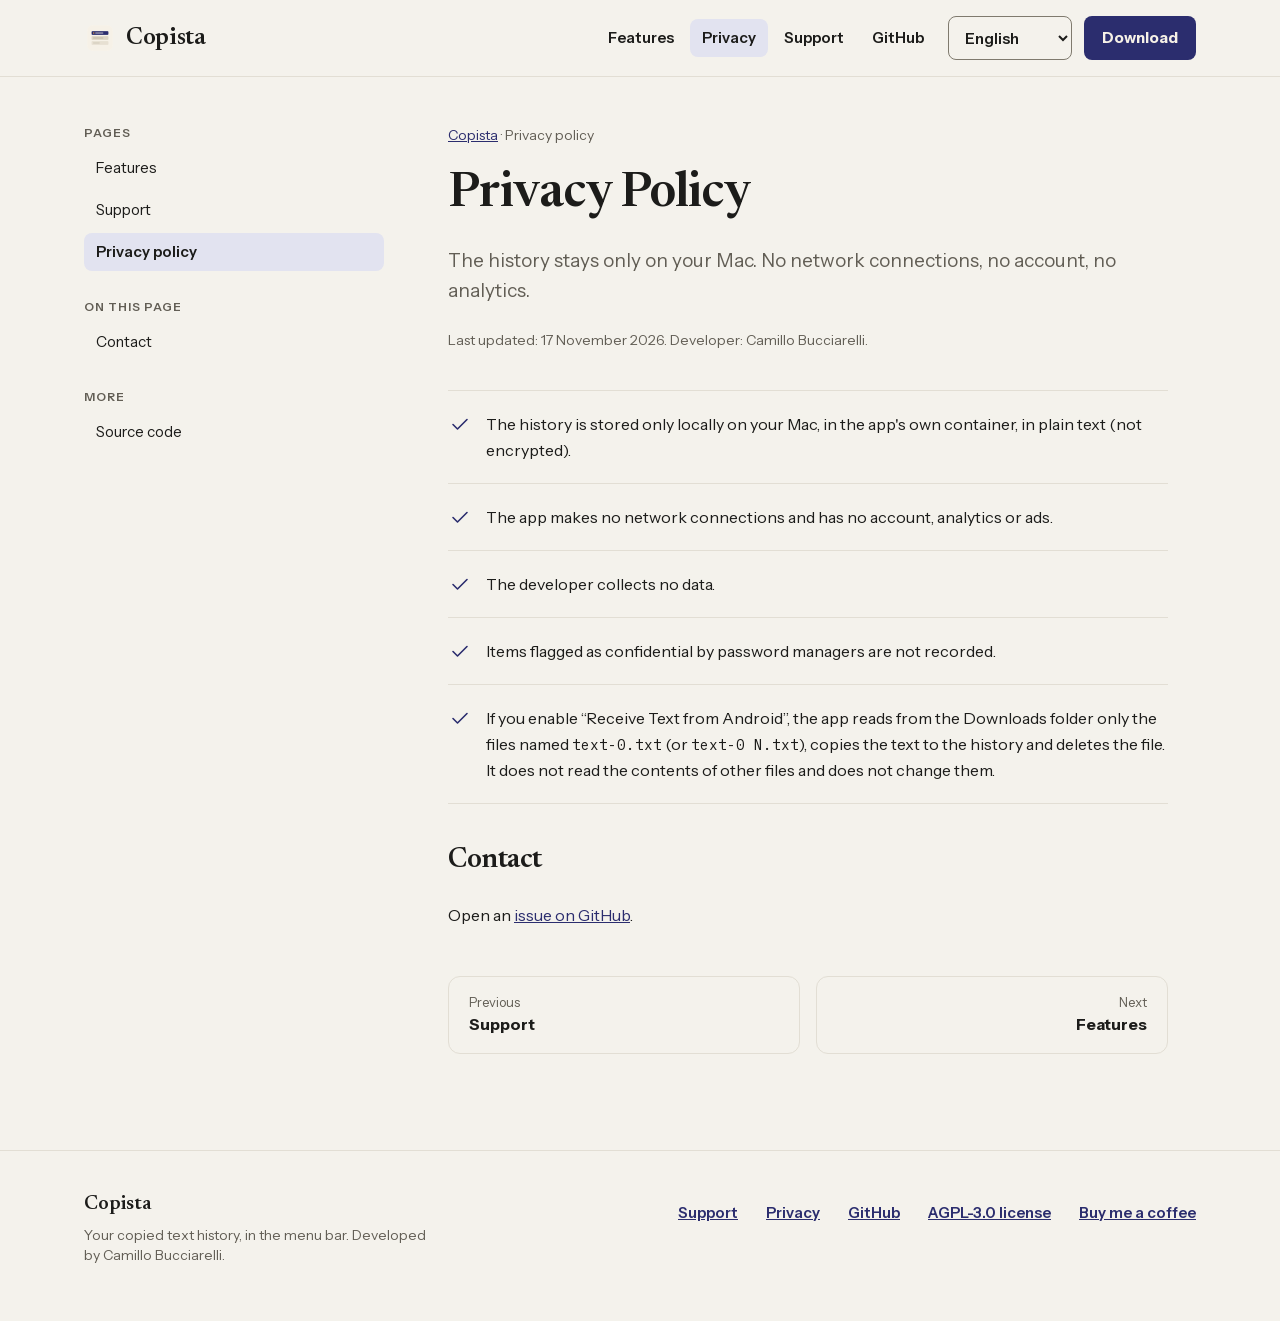
<file: site/privacy.html>
<!doctype html>
<html lang="en"><head><meta charset="utf-8"><meta name="viewport" content="width=device-width,initial-scale=1">
<title>Copista — Privacy Policy</title>
<meta name="description" content="Copista stores the history only on your Mac, makes no network connections and collects no data.">
<link rel="canonical" href="https://copista.camillobucciarelli.dev/privacy.html">
<meta property="og:type" content="website"><meta property="og:site_name" content="Copista"><meta property="og:title" content="Copista — Privacy Policy"><meta property="og:description" content="Copista stores the history only on your Mac, makes no network connections and collects no data."><meta property="og:url" content="https://copista.camillobucciarelli.dev/privacy.html"><meta property="og:image" content="https://copista.camillobucciarelli.dev/img/hero.jpg">
<meta name="color-scheme" content="light dark">
<link rel="icon" type="image/png" href="icon.png">
<link rel="stylesheet" href="style.css"></head><body>
<div class="page" id="it" lang="it" data-title="Copista — Informativa sulla privacy">
<a class="skip" href="#main-it">Vai al contenuto</a>
<header class="site-header"><div class="wrap">
<a class="brand" href="index.html#it"><img src="icon.png" alt="" width="32" height="32">Copista</a>
<nav class="nav" aria-label="Principale">
<a href="index.html#it">Funzioni</a>
<a href="privacy.html#it" aria-current="page">Privacy</a>
<a href="support.html#it">Supporto</a>
<a href="https://github.com/camillobucciarelli/copista" rel="noopener">GitHub</a>
<select class="langsel" aria-label="Lingua" autocomplete="off"><option value="it" lang="it" selected>Italiano</option><option value="en" lang="en">English</option><option value="es" lang="es">Español</option><option value="fr" lang="fr">Français</option><option value="de" lang="de">Deutsch</option><option value="pt" lang="pt">Português</option></select>
<a class="btn-sm" href="https://github.com/camillobucciarelli/copista/releases/latest" rel="noopener">Scarica</a>
</nav></div></header>
<main id="main-it">
<div class="wrap guide">
<nav class="guide-index" aria-label="Indice dell’informativa"><div><p>Pagine</p><a href="index.html#it">Funzioni</a><a href="support.html#it">Supporto</a><a href="privacy.html#it" aria-current="page">Informativa sulla privacy</a></div>
<div><p>In questa pagina</p><a href="#contact-it">Contatti</a></div>
<div><p>Altro</p><a href="https://github.com/camillobucciarelli/copista" rel="noopener">Codice sorgente</a></div></nav>
<article class="guide-article">
<p class="small"><a href="index.html#it">Copista</a> · Informativa sulla privacy</p>
<h1>Informativa sulla privacy</h1>
<p class="lead">Lo storico resta solo sul tuo Mac. Nessuna connessione di rete, nessun account, nessuna analisi.</p>
<p class="small">Ultimo aggiornamento: 17 novembre 2026. Sviluppatore: Camillo Bucciarelli.</p>
<ul class="tick"><li><span class="ico"><svg viewBox="0 0 24 24" width="24" height="24" fill="none" stroke="currentColor" stroke-width="1.6" stroke-linecap="round" stroke-linejoin="round" aria-hidden="true"><path d="M5 12.5l4.5 4.5L19 7.5"/></svg></span><span>La cronologia è salvata solo in locale sul tuo Mac, nel contenitore dell'app, in chiaro (testo non cifrato).</span></li><li><span class="ico"><svg viewBox="0 0 24 24" width="24" height="24" fill="none" stroke="currentColor" stroke-width="1.6" stroke-linecap="round" stroke-linejoin="round" aria-hidden="true"><path d="M5 12.5l4.5 4.5L19 7.5"/></svg></span><span>L'app non effettua alcuna connessione di rete, non ha account, analisi, pubblicità.</span></li><li><span class="ico"><svg viewBox="0 0 24 24" width="24" height="24" fill="none" stroke="currentColor" stroke-width="1.6" stroke-linecap="round" stroke-linejoin="round" aria-hidden="true"><path d="M5 12.5l4.5 4.5L19 7.5"/></svg></span><span>Lo sviluppatore non raccoglie alcun dato.</span></li><li><span class="ico"><svg viewBox="0 0 24 24" width="24" height="24" fill="none" stroke="currentColor" stroke-width="1.6" stroke-linecap="round" stroke-linejoin="round" aria-hidden="true"><path d="M5 12.5l4.5 4.5L19 7.5"/></svg></span><span>Gli elementi contrassegnati come riservati dai gestori di password non vengono registrati.</span></li><li><span class="ico"><svg viewBox="0 0 24 24" width="24" height="24" fill="none" stroke="currentColor" stroke-width="1.6" stroke-linecap="round" stroke-linejoin="round" aria-hidden="true"><path d="M5 12.5l4.5 4.5L19 7.5"/></svg></span><span>Se abiliti «Ricevi testo da Android», l'app legge nella cartella Download solo i file di nome <code>text-0.txt</code> (o <code>text-0 N.txt</code>), copia il testo nella cronologia ed elimina il file. Non legge il contenuto di altri file e non li modifica.</span></li></ul>
<h2 id="contact-it">Contatti</h2>
<p>Apri una segnalazione su <a href="https://github.com/camillobucciarelli/copista/issues">GitHub</a>.</p>
<nav class="prev-next" aria-label="Pagina precedente e successiva"><a class="prev" href="support.html#it"><span>Precedente</span><strong>Supporto</strong></a><a class="next" href="index.html#it"><span>Successiva</span><strong>Funzioni</strong></a></nav>
</article></div>
</main>
<footer class="site-footer"><div class="wrap">
<div class="about"><span class="name">Copista</span><span class="small">Lo storico dei testi copiati, nella barra dei menu. Sviluppato da Camillo Bucciarelli.</span></div>
<nav aria-label="Piè di pagina">
<a href="support.html#it">Supporto</a>
<a href="privacy.html#it">Privacy</a>
<a href="https://github.com/camillobucciarelli/copista" rel="noopener">GitHub</a>
<a href="https://github.com/camillobucciarelli/copista/blob/main/LICENSE" rel="noopener">Licenza AGPL-3.0</a>
<a href="https://buymeacoffee.com/camillobucciarelli" rel="noopener">Offrimi un caffè</a>
</nav></div></footer>
</div>
<div class="page" id="en" lang="en" data-title="Copista — Privacy Policy">
<a class="skip" href="#main-en">Skip to content</a>
<header class="site-header"><div class="wrap">
<a class="brand" href="index.html#en"><img src="icon.png" alt="" width="32" height="32">Copista</a>
<nav class="nav" aria-label="Main">
<a href="index.html#en">Features</a>
<a href="privacy.html#en" aria-current="page">Privacy</a>
<a href="support.html#en">Support</a>
<a href="https://github.com/camillobucciarelli/copista" rel="noopener">GitHub</a>
<select class="langsel" aria-label="Language" autocomplete="off"><option value="it" lang="it">Italiano</option><option value="en" lang="en" selected>English</option><option value="es" lang="es">Español</option><option value="fr" lang="fr">Français</option><option value="de" lang="de">Deutsch</option><option value="pt" lang="pt">Português</option></select>
<a class="btn-sm" href="https://github.com/camillobucciarelli/copista/releases/latest" rel="noopener">Download</a>
</nav></div></header>
<main id="main-en">
<div class="wrap guide">
<nav class="guide-index" aria-label="Privacy policy index"><div><p>Pages</p><a href="index.html#en">Features</a><a href="support.html#en">Support</a><a href="privacy.html#en" aria-current="page">Privacy policy</a></div>
<div><p>On this page</p><a href="#contact-en">Contact</a></div>
<div><p>More</p><a href="https://github.com/camillobucciarelli/copista" rel="noopener">Source code</a></div></nav>
<article class="guide-article">
<p class="small"><a href="index.html#en">Copista</a> · Privacy policy</p>
<h1>Privacy Policy</h1>
<p class="lead">The history stays only on your Mac. No network connections, no account, no analytics.</p>
<p class="small">Last updated: 17 November 2026. Developer: Camillo Bucciarelli.</p>
<ul class="tick"><li><span class="ico"><svg viewBox="0 0 24 24" width="24" height="24" fill="none" stroke="currentColor" stroke-width="1.6" stroke-linecap="round" stroke-linejoin="round" aria-hidden="true"><path d="M5 12.5l4.5 4.5L19 7.5"/></svg></span><span>The history is stored only locally on your Mac, in the app's own container, in plain text (not encrypted).</span></li><li><span class="ico"><svg viewBox="0 0 24 24" width="24" height="24" fill="none" stroke="currentColor" stroke-width="1.6" stroke-linecap="round" stroke-linejoin="round" aria-hidden="true"><path d="M5 12.5l4.5 4.5L19 7.5"/></svg></span><span>The app makes no network connections and has no account, analytics or ads.</span></li><li><span class="ico"><svg viewBox="0 0 24 24" width="24" height="24" fill="none" stroke="currentColor" stroke-width="1.6" stroke-linecap="round" stroke-linejoin="round" aria-hidden="true"><path d="M5 12.5l4.5 4.5L19 7.5"/></svg></span><span>The developer collects no data.</span></li><li><span class="ico"><svg viewBox="0 0 24 24" width="24" height="24" fill="none" stroke="currentColor" stroke-width="1.6" stroke-linecap="round" stroke-linejoin="round" aria-hidden="true"><path d="M5 12.5l4.5 4.5L19 7.5"/></svg></span><span>Items flagged as confidential by password managers are not recorded.</span></li><li><span class="ico"><svg viewBox="0 0 24 24" width="24" height="24" fill="none" stroke="currentColor" stroke-width="1.6" stroke-linecap="round" stroke-linejoin="round" aria-hidden="true"><path d="M5 12.5l4.5 4.5L19 7.5"/></svg></span><span>If you enable “Receive Text from Android”, the app reads from the Downloads folder only the files named <code>text-0.txt</code> (or <code>text-0 N.txt</code>), copies the text to the history and deletes the file. It does not read the contents of other files and does not change them.</span></li></ul>
<h2 id="contact-en">Contact</h2>
<p>Open an <a href="https://github.com/camillobucciarelli/copista/issues">issue on GitHub</a>.</p>
<nav class="prev-next" aria-label="Previous and next page"><a class="prev" href="support.html#en"><span>Previous</span><strong>Support</strong></a><a class="next" href="index.html#en"><span>Next</span><strong>Features</strong></a></nav>
</article></div>
</main>
<footer class="site-footer"><div class="wrap">
<div class="about"><span class="name">Copista</span><span class="small">Your copied text history, in the menu bar. Developed by Camillo Bucciarelli.</span></div>
<nav aria-label="Footer">
<a href="support.html#en">Support</a>
<a href="privacy.html#en">Privacy</a>
<a href="https://github.com/camillobucciarelli/copista" rel="noopener">GitHub</a>
<a href="https://github.com/camillobucciarelli/copista/blob/main/LICENSE" rel="noopener">AGPL-3.0 license</a>
<a href="https://buymeacoffee.com/camillobucciarelli" rel="noopener">Buy me a coffee</a>
</nav></div></footer>
</div>
<div class="page" id="es" lang="es" data-title="Copista — Política de privacidad">
<a class="skip" href="#main-es">Saltar al contenido</a>
<header class="site-header"><div class="wrap">
<a class="brand" href="index.html#es"><img src="icon.png" alt="" width="32" height="32">Copista</a>
<nav class="nav" aria-label="Principal">
<a href="index.html#es">Funciones</a>
<a href="privacy.html#es" aria-current="page">Privacidad</a>
<a href="support.html#es">Soporte</a>
<a href="https://github.com/camillobucciarelli/copista" rel="noopener">GitHub</a>
<select class="langsel" aria-label="Idioma" autocomplete="off"><option value="it" lang="it">Italiano</option><option value="en" lang="en">English</option><option value="es" lang="es" selected>Español</option><option value="fr" lang="fr">Français</option><option value="de" lang="de">Deutsch</option><option value="pt" lang="pt">Português</option></select>
<a class="btn-sm" href="https://github.com/camillobucciarelli/copista/releases/latest" rel="noopener">Descargar</a>
</nav></div></header>
<main id="main-es">
<div class="wrap guide">
<nav class="guide-index" aria-label="Índice de la política"><div><p>Páginas</p><a href="index.html#es">Funciones</a><a href="support.html#es">Soporte</a><a href="privacy.html#es" aria-current="page">Política de privacidad</a></div>
<div><p>En esta página</p><a href="#contact-es">Contacto</a></div>
<div><p>Más</p><a href="https://github.com/camillobucciarelli/copista" rel="noopener">Código fuente</a></div></nav>
<article class="guide-article">
<p class="small"><a href="index.html#es">Copista</a> · Política de privacidad</p>
<h1>Política de privacidad</h1>
<p class="lead">El historial se queda solo en tu Mac. Sin conexiones de red, sin cuentas, sin analíticas.</p>
<p class="small">Última actualización: 17 de noviembre de 2026. Desarrollador: Camillo Bucciarelli.</p>
<ul class="tick"><li><span class="ico"><svg viewBox="0 0 24 24" width="24" height="24" fill="none" stroke="currentColor" stroke-width="1.6" stroke-linecap="round" stroke-linejoin="round" aria-hidden="true"><path d="M5 12.5l4.5 4.5L19 7.5"/></svg></span><span>El historial se guarda solo en local en tu Mac, en el contenedor de la app, en texto sin cifrar.</span></li><li><span class="ico"><svg viewBox="0 0 24 24" width="24" height="24" fill="none" stroke="currentColor" stroke-width="1.6" stroke-linecap="round" stroke-linejoin="round" aria-hidden="true"><path d="M5 12.5l4.5 4.5L19 7.5"/></svg></span><span>La app no hace ninguna conexión de red y no tiene cuentas, analíticas ni publicidad.</span></li><li><span class="ico"><svg viewBox="0 0 24 24" width="24" height="24" fill="none" stroke="currentColor" stroke-width="1.6" stroke-linecap="round" stroke-linejoin="round" aria-hidden="true"><path d="M5 12.5l4.5 4.5L19 7.5"/></svg></span><span>El desarrollador no recoge ningún dato.</span></li><li><span class="ico"><svg viewBox="0 0 24 24" width="24" height="24" fill="none" stroke="currentColor" stroke-width="1.6" stroke-linecap="round" stroke-linejoin="round" aria-hidden="true"><path d="M5 12.5l4.5 4.5L19 7.5"/></svg></span><span>Los elementos marcados como confidenciales por los gestores de contraseñas no se registran.</span></li><li><span class="ico"><svg viewBox="0 0 24 24" width="24" height="24" fill="none" stroke="currentColor" stroke-width="1.6" stroke-linecap="round" stroke-linejoin="round" aria-hidden="true"><path d="M5 12.5l4.5 4.5L19 7.5"/></svg></span><span>Si activas «Recibir texto de Android», la app lee en la carpeta Descargas solo los archivos con nombre <code>text-0.txt</code> (o <code>text-0 N.txt</code>), copia el texto en el historial y elimina el archivo. No lee el contenido de otros archivos ni los modifica.</span></li></ul>
<h2 id="contact-es">Contacto</h2>
<p>Abre una incidencia en <a href="https://github.com/camillobucciarelli/copista/issues">GitHub</a>.</p>
<nav class="prev-next" aria-label="Página anterior y siguiente"><a class="prev" href="support.html#es"><span>Anterior</span><strong>Soporte</strong></a><a class="next" href="index.html#es"><span>Siguiente</span><strong>Funciones</strong></a></nav>
</article></div>
</main>
<footer class="site-footer"><div class="wrap">
<div class="about"><span class="name">Copista</span><span class="small">El historial de los textos copiados, en la barra de menús. Desarrollado por Camillo Bucciarelli.</span></div>
<nav aria-label="Pie de página">
<a href="support.html#es">Soporte</a>
<a href="privacy.html#es">Privacidad</a>
<a href="https://github.com/camillobucciarelli/copista" rel="noopener">GitHub</a>
<a href="https://github.com/camillobucciarelli/copista/blob/main/LICENSE" rel="noopener">Licencia AGPL-3.0</a>
<a href="https://buymeacoffee.com/camillobucciarelli" rel="noopener">Invítame a un café</a>
</nav></div></footer>
</div>
<div class="page" id="fr" lang="fr" data-title="Copista — Politique de confidentialité">
<a class="skip" href="#main-fr">Aller au contenu</a>
<header class="site-header"><div class="wrap">
<a class="brand" href="index.html#fr"><img src="icon.png" alt="" width="32" height="32">Copista</a>
<nav class="nav" aria-label="Principale">
<a href="index.html#fr">Fonctions</a>
<a href="privacy.html#fr" aria-current="page">Confidentialité</a>
<a href="support.html#fr">Assistance</a>
<a href="https://github.com/camillobucciarelli/copista" rel="noopener">GitHub</a>
<select class="langsel" aria-label="Langue" autocomplete="off"><option value="it" lang="it">Italiano</option><option value="en" lang="en">English</option><option value="es" lang="es">Español</option><option value="fr" lang="fr" selected>Français</option><option value="de" lang="de">Deutsch</option><option value="pt" lang="pt">Português</option></select>
<a class="btn-sm" href="https://github.com/camillobucciarelli/copista/releases/latest" rel="noopener">Télécharger</a>
</nav></div></header>
<main id="main-fr">
<div class="wrap guide">
<nav class="guide-index" aria-label="Sommaire de la politique"><div><p>Pages</p><a href="index.html#fr">Fonctions</a><a href="support.html#fr">Assistance</a><a href="privacy.html#fr" aria-current="page">Politique de confidentialité</a></div>
<div><p>Sur cette page</p><a href="#contact-fr">Contact</a></div>
<div><p>Autres</p><a href="https://github.com/camillobucciarelli/copista" rel="noopener">Code source</a></div></nav>
<article class="guide-article">
<p class="small"><a href="index.html#fr">Copista</a> · Politique de confidentialité</p>
<h1>Politique de confidentialité</h1>
<p class="lead">L’historique reste uniquement sur votre Mac. Aucune connexion réseau, aucun compte, aucune analyse.</p>
<p class="small">Dernière mise à jour : 17 novembre 2026. Développeur : Camillo Bucciarelli.</p>
<ul class="tick"><li><span class="ico"><svg viewBox="0 0 24 24" width="24" height="24" fill="none" stroke="currentColor" stroke-width="1.6" stroke-linecap="round" stroke-linejoin="round" aria-hidden="true"><path d="M5 12.5l4.5 4.5L19 7.5"/></svg></span><span>L’historique est enregistré uniquement en local sur votre Mac, dans le conteneur de l’app, en clair (texte non chiffré).</span></li><li><span class="ico"><svg viewBox="0 0 24 24" width="24" height="24" fill="none" stroke="currentColor" stroke-width="1.6" stroke-linecap="round" stroke-linejoin="round" aria-hidden="true"><path d="M5 12.5l4.5 4.5L19 7.5"/></svg></span><span>L’app n’établit aucune connexion réseau et n’a ni compte, ni outil d’analyse, ni publicité.</span></li><li><span class="ico"><svg viewBox="0 0 24 24" width="24" height="24" fill="none" stroke="currentColor" stroke-width="1.6" stroke-linecap="round" stroke-linejoin="round" aria-hidden="true"><path d="M5 12.5l4.5 4.5L19 7.5"/></svg></span><span>Le développeur ne collecte aucune donnée.</span></li><li><span class="ico"><svg viewBox="0 0 24 24" width="24" height="24" fill="none" stroke="currentColor" stroke-width="1.6" stroke-linecap="round" stroke-linejoin="round" aria-hidden="true"><path d="M5 12.5l4.5 4.5L19 7.5"/></svg></span><span>Les éléments marqués comme confidentiels par les gestionnaires de mots de passe ne sont pas enregistrés.</span></li><li><span class="ico"><svg viewBox="0 0 24 24" width="24" height="24" fill="none" stroke="currentColor" stroke-width="1.6" stroke-linecap="round" stroke-linejoin="round" aria-hidden="true"><path d="M5 12.5l4.5 4.5L19 7.5"/></svg></span><span>Si vous activez « Recevoir du texte d’Android », l’app lit dans le dossier Téléchargements uniquement les fichiers nommés <code>text-0.txt</code> (ou <code>text-0 N.txt</code>), copie le texte dans l’historique et supprime le fichier. Elle ne lit pas le contenu des autres fichiers et ne les modifie pas.</span></li></ul>
<h2 id="contact-fr">Contact</h2>
<p>Ouvrez un ticket sur <a href="https://github.com/camillobucciarelli/copista/issues">GitHub</a>.</p>
<nav class="prev-next" aria-label="Page précédente et suivante"><a class="prev" href="support.html#fr"><span>Précédent</span><strong>Assistance</strong></a><a class="next" href="index.html#fr"><span>Suivant</span><strong>Fonctions</strong></a></nav>
</article></div>
</main>
<footer class="site-footer"><div class="wrap">
<div class="about"><span class="name">Copista</span><span class="small">L’historique des textes copiés, dans la barre des menus. Développé par Camillo Bucciarelli.</span></div>
<nav aria-label="Pied de page">
<a href="support.html#fr">Assistance</a>
<a href="privacy.html#fr">Confidentialité</a>
<a href="https://github.com/camillobucciarelli/copista" rel="noopener">GitHub</a>
<a href="https://github.com/camillobucciarelli/copista/blob/main/LICENSE" rel="noopener">Licence AGPL-3.0</a>
<a href="https://buymeacoffee.com/camillobucciarelli" rel="noopener">Offrez-moi un café</a>
</nav></div></footer>
</div>
<div class="page" id="de" lang="de" data-title="Copista — Datenschutzerklärung">
<a class="skip" href="#main-de">Zum Inhalt springen</a>
<header class="site-header"><div class="wrap">
<a class="brand" href="index.html#de"><img src="icon.png" alt="" width="32" height="32">Copista</a>
<nav class="nav" aria-label="Hauptnavigation">
<a href="index.html#de">Funktionen</a>
<a href="privacy.html#de" aria-current="page">Datenschutz</a>
<a href="support.html#de">Support</a>
<a href="https://github.com/camillobucciarelli/copista" rel="noopener">GitHub</a>
<select class="langsel" aria-label="Sprache" autocomplete="off"><option value="it" lang="it">Italiano</option><option value="en" lang="en">English</option><option value="es" lang="es">Español</option><option value="fr" lang="fr">Français</option><option value="de" lang="de" selected>Deutsch</option><option value="pt" lang="pt">Português</option></select>
<a class="btn-sm" href="https://github.com/camillobucciarelli/copista/releases/latest" rel="noopener">Herunterladen</a>
</nav></div></header>
<main id="main-de">
<div class="wrap guide">
<nav class="guide-index" aria-label="Inhalt der Datenschutzerklärung"><div><p>Seiten</p><a href="index.html#de">Funktionen</a><a href="support.html#de">Support</a><a href="privacy.html#de" aria-current="page">Datenschutzerklärung</a></div>
<div><p>Auf dieser Seite</p><a href="#contact-de">Kontakt</a></div>
<div><p>Weiteres</p><a href="https://github.com/camillobucciarelli/copista" rel="noopener">Quellcode</a></div></nav>
<article class="guide-article">
<p class="small"><a href="index.html#de">Copista</a> · Datenschutzerklärung</p>
<h1>Datenschutzerklärung</h1>
<p class="lead">Der Verlauf bleibt nur auf deinem Mac. Keine Netzwerkverbindungen, kein Account, keine Analysen.</p>
<p class="small">Letzte Aktualisierung: 17. November 2026. Entwickler: Camillo Bucciarelli.</p>
<ul class="tick"><li><span class="ico"><svg viewBox="0 0 24 24" width="24" height="24" fill="none" stroke="currentColor" stroke-width="1.6" stroke-linecap="round" stroke-linejoin="round" aria-hidden="true"><path d="M5 12.5l4.5 4.5L19 7.5"/></svg></span><span>Der Verlauf wird nur lokal auf deinem Mac gespeichert, im Container der App, als unverschlüsselter Text.</span></li><li><span class="ico"><svg viewBox="0 0 24 24" width="24" height="24" fill="none" stroke="currentColor" stroke-width="1.6" stroke-linecap="round" stroke-linejoin="round" aria-hidden="true"><path d="M5 12.5l4.5 4.5L19 7.5"/></svg></span><span>Die App stellt keine Netzwerkverbindungen her und hat keine Accounts, keine Analysen und keine Werbung.</span></li><li><span class="ico"><svg viewBox="0 0 24 24" width="24" height="24" fill="none" stroke="currentColor" stroke-width="1.6" stroke-linecap="round" stroke-linejoin="round" aria-hidden="true"><path d="M5 12.5l4.5 4.5L19 7.5"/></svg></span><span>Der Entwickler erfasst keine Daten.</span></li><li><span class="ico"><svg viewBox="0 0 24 24" width="24" height="24" fill="none" stroke="currentColor" stroke-width="1.6" stroke-linecap="round" stroke-linejoin="round" aria-hidden="true"><path d="M5 12.5l4.5 4.5L19 7.5"/></svg></span><span>Einträge, die von Passwortmanagern als vertraulich markiert sind, werden nicht aufgezeichnet.</span></li><li><span class="ico"><svg viewBox="0 0 24 24" width="24" height="24" fill="none" stroke="currentColor" stroke-width="1.6" stroke-linecap="round" stroke-linejoin="round" aria-hidden="true"><path d="M5 12.5l4.5 4.5L19 7.5"/></svg></span><span>Wenn du „Text von Android empfangen“ aktivierst, liest die App im Ordner „Downloads“ nur Dateien mit dem Namen <code>text-0.txt</code> (oder <code>text-0 N.txt</code>), kopiert den Text in den Verlauf und löscht die Datei. Sie liest den Inhalt anderer Dateien nicht und ändert sie nicht.</span></li></ul>
<h2 id="contact-de">Kontakt</h2>
<p>Erstelle ein Issue auf <a href="https://github.com/camillobucciarelli/copista/issues">GitHub</a>.</p>
<nav class="prev-next" aria-label="Vorherige und nächste Seite"><a class="prev" href="support.html#de"><span>Zurück</span><strong>Support</strong></a><a class="next" href="index.html#de"><span>Weiter</span><strong>Funktionen</strong></a></nav>
</article></div>
</main>
<footer class="site-footer"><div class="wrap">
<div class="about"><span class="name">Copista</span><span class="small">Der Verlauf deiner kopierten Texte, in der Menüleiste. Entwickelt von Camillo Bucciarelli.</span></div>
<nav aria-label="Fußbereich">
<a href="support.html#de">Support</a>
<a href="privacy.html#de">Datenschutz</a>
<a href="https://github.com/camillobucciarelli/copista" rel="noopener">GitHub</a>
<a href="https://github.com/camillobucciarelli/copista/blob/main/LICENSE" rel="noopener">AGPL-3.0-Lizenz</a>
<a href="https://buymeacoffee.com/camillobucciarelli" rel="noopener">Spendiere mir einen Kaffee</a>
</nav></div></footer>
</div>
<div class="page" id="pt" lang="pt" data-title="Copista — Política de privacidade">
<a class="skip" href="#main-pt">Ir para o conteúdo</a>
<header class="site-header"><div class="wrap">
<a class="brand" href="index.html#pt"><img src="icon.png" alt="" width="32" height="32">Copista</a>
<nav class="nav" aria-label="Principal">
<a href="index.html#pt">Recursos</a>
<a href="privacy.html#pt" aria-current="page">Privacidade</a>
<a href="support.html#pt">Suporte</a>
<a href="https://github.com/camillobucciarelli/copista" rel="noopener">GitHub</a>
<select class="langsel" aria-label="Idioma" autocomplete="off"><option value="it" lang="it">Italiano</option><option value="en" lang="en">English</option><option value="es" lang="es">Español</option><option value="fr" lang="fr">Français</option><option value="de" lang="de">Deutsch</option><option value="pt" lang="pt" selected>Português</option></select>
<a class="btn-sm" href="https://github.com/camillobucciarelli/copista/releases/latest" rel="noopener">Baixar</a>
</nav></div></header>
<main id="main-pt">
<div class="wrap guide">
<nav class="guide-index" aria-label="Índice da política"><div><p>Páginas</p><a href="index.html#pt">Recursos</a><a href="support.html#pt">Suporte</a><a href="privacy.html#pt" aria-current="page">Política de privacidade</a></div>
<div><p>Nesta página</p><a href="#contact-pt">Contato</a></div>
<div><p>Mais</p><a href="https://github.com/camillobucciarelli/copista" rel="noopener">Código-fonte</a></div></nav>
<article class="guide-article">
<p class="small"><a href="index.html#pt">Copista</a> · Política de privacidade</p>
<h1>Política de privacidade</h1>
<p class="lead">O histórico fica apenas no seu Mac. Sem conexões de rede, sem contas, sem análises.</p>
<p class="small">Última atualização: 17 de novembro de 2026. Desenvolvedor: Camillo Bucciarelli.</p>
<ul class="tick"><li><span class="ico"><svg viewBox="0 0 24 24" width="24" height="24" fill="none" stroke="currentColor" stroke-width="1.6" stroke-linecap="round" stroke-linejoin="round" aria-hidden="true"><path d="M5 12.5l4.5 4.5L19 7.5"/></svg></span><span>O histórico é salvo apenas localmente no seu Mac, no contêiner do app, em texto sem criptografia.</span></li><li><span class="ico"><svg viewBox="0 0 24 24" width="24" height="24" fill="none" stroke="currentColor" stroke-width="1.6" stroke-linecap="round" stroke-linejoin="round" aria-hidden="true"><path d="M5 12.5l4.5 4.5L19 7.5"/></svg></span><span>O app não faz nenhuma conexão de rede e não tem contas, análises nem publicidade.</span></li><li><span class="ico"><svg viewBox="0 0 24 24" width="24" height="24" fill="none" stroke="currentColor" stroke-width="1.6" stroke-linecap="round" stroke-linejoin="round" aria-hidden="true"><path d="M5 12.5l4.5 4.5L19 7.5"/></svg></span><span>O desenvolvedor não coleta nenhum dado.</span></li><li><span class="ico"><svg viewBox="0 0 24 24" width="24" height="24" fill="none" stroke="currentColor" stroke-width="1.6" stroke-linecap="round" stroke-linejoin="round" aria-hidden="true"><path d="M5 12.5l4.5 4.5L19 7.5"/></svg></span><span>Os itens marcados como confidenciais pelos gerenciadores de senhas não são registrados.</span></li><li><span class="ico"><svg viewBox="0 0 24 24" width="24" height="24" fill="none" stroke="currentColor" stroke-width="1.6" stroke-linecap="round" stroke-linejoin="round" aria-hidden="true"><path d="M5 12.5l4.5 4.5L19 7.5"/></svg></span><span>Se você ativar “Receber texto do Android”, o app lê na pasta Downloads apenas os arquivos com o nome <code>text-0.txt</code> (ou <code>text-0 N.txt</code>), copia o texto para o histórico e apaga o arquivo. Ele não lê o conteúdo de outros arquivos nem os altera.</span></li></ul>
<h2 id="contact-pt">Contato</h2>
<p>Abra uma issue no <a href="https://github.com/camillobucciarelli/copista/issues">GitHub</a>.</p>
<nav class="prev-next" aria-label="Página anterior e próxima"><a class="prev" href="support.html#pt"><span>Anterior</span><strong>Suporte</strong></a><a class="next" href="index.html#pt"><span>Próxima</span><strong>Recursos</strong></a></nav>
</article></div>
</main>
<footer class="site-footer"><div class="wrap">
<div class="about"><span class="name">Copista</span><span class="small">O histórico dos textos copiados, na barra de menus. Desenvolvido por Camillo Bucciarelli.</span></div>
<nav aria-label="Rodapé">
<a href="support.html#pt">Suporte</a>
<a href="privacy.html#pt">Privacidade</a>
<a href="https://github.com/camillobucciarelli/copista" rel="noopener">GitHub</a>
<a href="https://github.com/camillobucciarelli/copista/blob/main/LICENSE" rel="noopener">Licença AGPL-3.0</a>
<a href="https://buymeacoffee.com/camillobucciarelli" rel="noopener">Me pague um café</a>
</nav></div></footer>
</div>
<script>(function(){var L=['it','en','es','fr','de','pt'],cur,pg=document.querySelectorAll('.page'),sel=document.querySelectorAll('.langsel'),
dm=document.querySelector('meta[name=description]');
function pick(){var h=location.hash.slice(1);if(L.indexOf(h)>-1)return h;var t=h&&document.getElementById(h),p=t&&t.closest('.page');if(p)return p.id;if(cur)return cur;var n=navigator.languages||[];
for(var i=0;i<n.length;i++){var k=n[i].slice(0,2).toLowerCase();if(L.indexOf(k)>-1)return k}return'en'}
function show(){cur=pick();for(var i=0;i<pg.length;i++){var on=pg[i].id===cur;pg[i].hidden=!on;if(on){document.title=pg[i].dataset.title;if(dm&&pg[i].dataset.desc)dm.content=pg[i].dataset.desc}}
document.documentElement.lang=cur;var t=document.getElementById(location.hash.slice(1));if(t&&L.indexOf(t.id)<0)t.scrollIntoView()}
for(var i=0;i<sel.length;i++)sel[i].onchange=function(){location.hash=this.value};
addEventListener('hashchange',show);show()})();</script>
</body></html>
</file>
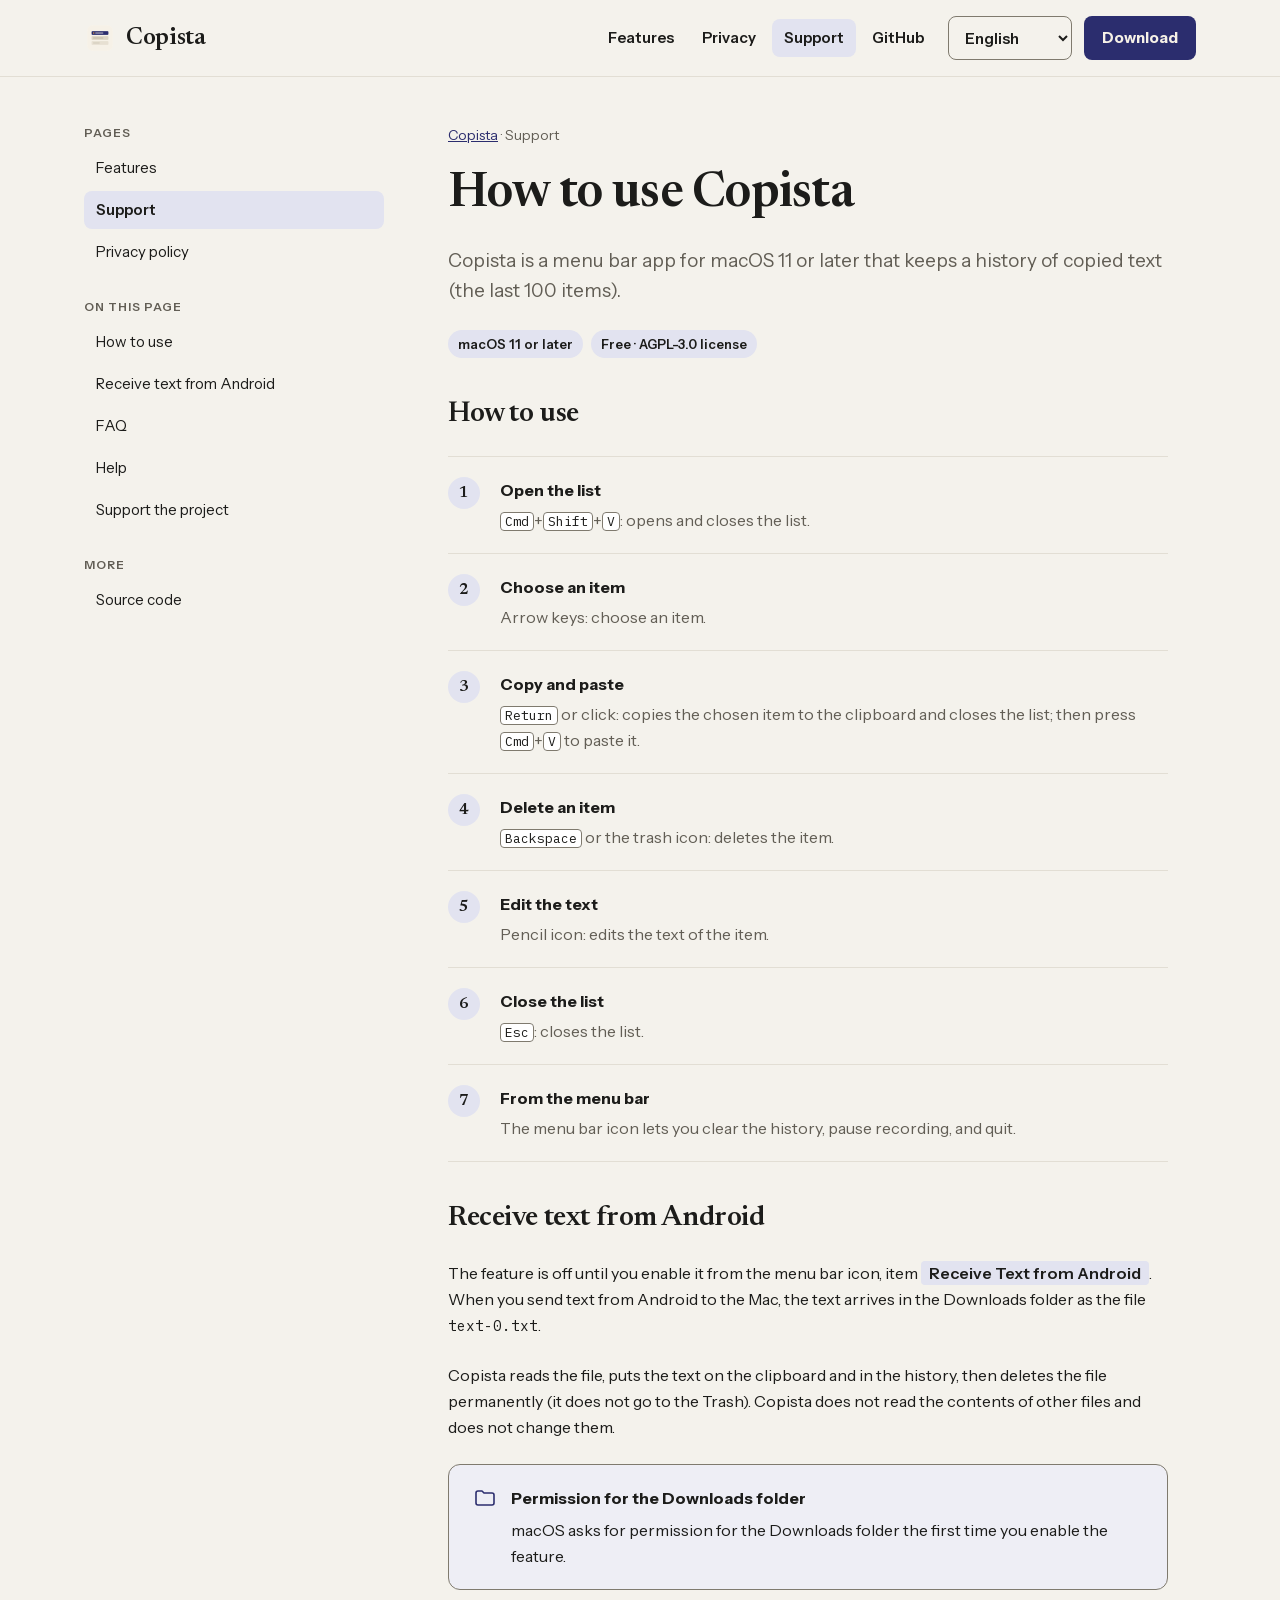
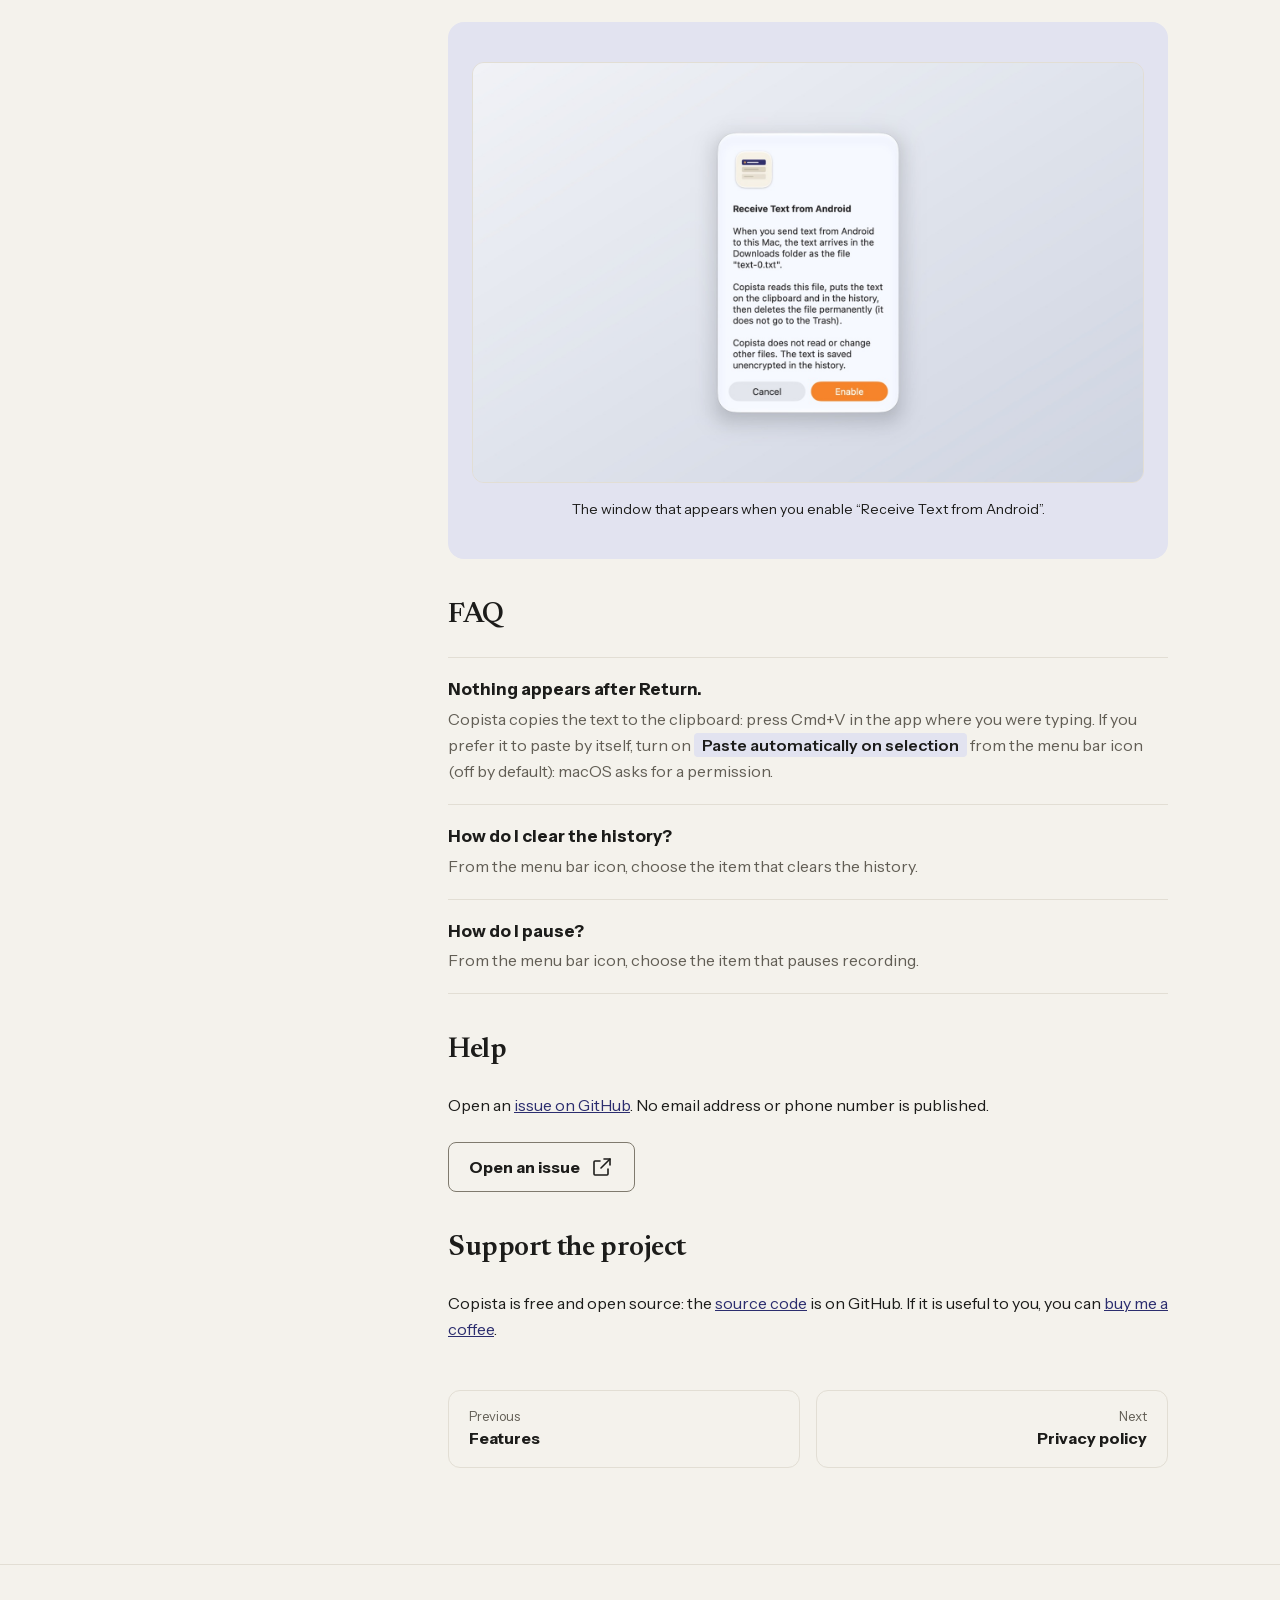
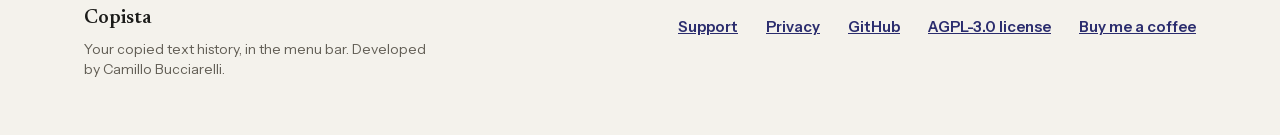
<file: site/support.html>
<!doctype html>
<html lang="en"><head><meta charset="utf-8"><meta name="viewport" content="width=device-width,initial-scale=1">
<title>Copista — Support</title>
<meta name="description" content="How to use Copista: shortcuts, receiving text from Android, FAQ and help.">
<link rel="canonical" href="https://copista.camillobucciarelli.dev/support.html">
<meta property="og:type" content="website"><meta property="og:site_name" content="Copista"><meta property="og:title" content="Copista — Support"><meta property="og:description" content="How to use Copista: shortcuts, receiving text from Android, FAQ and help."><meta property="og:url" content="https://copista.camillobucciarelli.dev/support.html"><meta property="og:image" content="https://copista.camillobucciarelli.dev/img/hero.jpg">
<meta name="color-scheme" content="light dark">
<link rel="icon" type="image/png" href="icon.png">
<link rel="stylesheet" href="style.css"></head><body>
<div class="page" id="it" lang="it" data-title="Copista — Supporto">
<a class="skip" href="#main-it">Vai al contenuto</a>
<header class="site-header"><div class="wrap">
<a class="brand" href="index.html#it"><img src="icon.png" alt="" width="32" height="32">Copista</a>
<nav class="nav" aria-label="Principale">
<a href="index.html#it">Funzioni</a>
<a href="privacy.html#it">Privacy</a>
<a href="support.html#it" aria-current="page">Supporto</a>
<a href="https://github.com/camillobucciarelli/copista" rel="noopener">GitHub</a>
<select class="langsel" aria-label="Lingua" autocomplete="off"><option value="it" lang="it" selected>Italiano</option><option value="en" lang="en">English</option><option value="es" lang="es">Español</option><option value="fr" lang="fr">Français</option><option value="de" lang="de">Deutsch</option><option value="pt" lang="pt">Português</option></select>
<a class="btn-sm" href="https://github.com/camillobucciarelli/copista/releases/latest" rel="noopener">Scarica</a>
</nav></div></header>
<main id="main-it">
<div class="wrap guide">
<nav class="guide-index" aria-label="Indice del supporto"><div><p>Pagine</p><a href="index.html#it">Funzioni</a><a href="support.html#it" aria-current="page">Supporto</a><a href="privacy.html#it">Informativa sulla privacy</a></div>
<div><p>In questa pagina</p><a href="#use-it">Come si usa</a><a href="#android-it">Ricevi testo da Android</a><a href="#faq-it">Domande frequenti</a><a href="#help-it">Assistenza</a><a href="#donate-it">Sostieni il progetto</a></div>
<div><p>Altro</p><a href="https://github.com/camillobucciarelli/copista" rel="noopener">Codice sorgente</a></div></nav>
<article class="guide-article">
<p class="small"><a href="index.html#it">Copista</a> · Supporto</p>
<h1>Come si usa Copista</h1>
<p class="lead">Copista è un'app per la barra dei menu di macOS 11 o successivo che tiene lo storico del testo copiato (gli ultimi 100 elementi).</p>
<p class="pills"><span class="pill">macOS 11 o successivo</span><span class="pill">Gratis · Licenza AGPL-3.0</span></p>
<h2 id="use-it">Come si usa</h2>
<ol class="steps"><li><p>Apri l'elenco</p><p><kbd>Cmd</kbd>+<kbd>Shift</kbd>+<kbd>V</kbd>: apre e chiude l'elenco.</p></li><li><p>Scegli un elemento</p><p>Frecce: scelgono un elemento.</p></li><li><p>Copia e incolla</p><p><kbd>Invio</kbd> o clic: copia l'elemento scelto negli appunti e chiude l'elenco; poi premi <kbd>Cmd</kbd>+<kbd>V</kbd> per incollarlo.</p></li><li><p>Elimina un elemento</p><p><kbd>Backspace</kbd> o icona del cestino: elimina l'elemento.</p></li><li><p>Modifica il testo</p><p>Icona della matita: modifica il testo dell'elemento.</p></li><li><p>Chiudi l'elenco</p><p><kbd>Esc</kbd>: chiude l'elenco.</p></li><li><p>Dalla barra dei menu</p><p>L'icona nella barra dei menu permette di cancellare lo storico, mettere in pausa la registrazione e uscire.</p></li></ol>
<h2 id="android-it">Ricevi testo da Android</h2>
<p>La funzione è spenta finché non la abiliti dall'icona nella barra dei menu, con <span class="chip">Ricevi testo da Android</span>. Quando invii un testo da Android al Mac, il testo arriva nella cartella Download come file <code>text-0.txt</code>.</p><p>Copista legge il file, mette il testo negli appunti e nello storico, poi elimina il file in modo definitivo (non va nel Cestino). Copista non legge il contenuto di altri file e non li modifica.</p>
<div class="note"><span class="ico"><svg viewBox="0 0 24 24" width="24" height="24" fill="none" stroke="currentColor" stroke-width="1.6" stroke-linecap="round" stroke-linejoin="round" aria-hidden="true"><path d="M3 7a2 2 0 0 1 2-2h4l2 2h8a2 2 0 0 1 2 2v8a2 2 0 0 1-2 2H5a2 2 0 0 1-2-2z"/></svg></span><div><p><strong>Permesso per la cartella Download</strong></p><p>macOS chiede il permesso per la cartella Download alla prima attivazione.</p></div></div>
<figure class="fig"><img src="img/android-it.jpg" width="1600" height="1000" loading="lazy" alt="La finestra che spiega «Ricevi testo da Android», con i pulsanti Annulla e Abilita"><figcaption>La finestra che compare quando abiliti «Ricevi testo da Android».</figcaption></figure>
<h2 id="faq-it">Domande frequenti</h2>
<dl class="faq"><div><dt>Dopo Invio il testo non compare.</dt><dd>Copista copia il testo negli appunti: premi Cmd+V nell'app dove stavi scrivendo. Se preferisci che incolli da solo, attiva <span class="chip">Incolla automaticamente alla selezione</span> dall'icona nella barra dei menu (spento di default): macOS chiede un permesso.</dd></div><div><dt>Come cancello lo storico?</dt><dd>Dall'icona nella barra dei menu, scegli il comando per cancellare lo storico.</dd></div><div><dt>Come metto in pausa?</dt><dd>Dall'icona nella barra dei menu, scegli il comando per mettere in pausa la registrazione.</dd></div></dl>
<h2 id="help-it">Assistenza</h2>
<p>Apri una segnalazione (issue) su <a href="https://github.com/camillobucciarelli/copista/issues">GitHub</a>. Non pubblichiamo indirizzi email o numeri di telefono.</p>
<a class="btn sec sm" href="https://github.com/camillobucciarelli/copista/issues" rel="noopener">Apri una segnalazione<span class="ico"><svg viewBox="0 0 24 24" width="24" height="24" fill="none" stroke="currentColor" stroke-width="1.6" stroke-linecap="round" stroke-linejoin="round" aria-hidden="true"><path d="M14 4h6v6"/><path d="M20 4l-9 9"/><path d="M18 14v5a1 1 0 0 1-1 1H5a1 1 0 0 1-1-1V7a1 1 0 0 1 1-1h5"/></svg></span></a>
<h2 id="donate-it">Sostieni il progetto</h2>
<p>Copista è gratuita e open source: il <a href="https://github.com/camillobucciarelli/copista" rel="noopener">codice sorgente</a> è su GitHub. Se ti è utile puoi <a href="https://buymeacoffee.com/camillobucciarelli" rel="noopener">offrirmi un caffè</a>.</p>
<nav class="prev-next" aria-label="Pagina precedente e successiva"><a class="prev" href="index.html#it"><span>Precedente</span><strong>Funzioni</strong></a><a class="next" href="privacy.html#it"><span>Successiva</span><strong>Informativa sulla privacy</strong></a></nav>
</article></div>
</main>
<footer class="site-footer"><div class="wrap">
<div class="about"><span class="name">Copista</span><span class="small">Lo storico dei testi copiati, nella barra dei menu. Sviluppato da Camillo Bucciarelli.</span></div>
<nav aria-label="Piè di pagina">
<a href="support.html#it">Supporto</a>
<a href="privacy.html#it">Privacy</a>
<a href="https://github.com/camillobucciarelli/copista" rel="noopener">GitHub</a>
<a href="https://github.com/camillobucciarelli/copista/blob/main/LICENSE" rel="noopener">Licenza AGPL-3.0</a>
<a href="https://buymeacoffee.com/camillobucciarelli" rel="noopener">Offrimi un caffè</a>
</nav></div></footer>
</div>
<div class="page" id="en" lang="en" data-title="Copista — Support">
<a class="skip" href="#main-en">Skip to content</a>
<header class="site-header"><div class="wrap">
<a class="brand" href="index.html#en"><img src="icon.png" alt="" width="32" height="32">Copista</a>
<nav class="nav" aria-label="Main">
<a href="index.html#en">Features</a>
<a href="privacy.html#en">Privacy</a>
<a href="support.html#en" aria-current="page">Support</a>
<a href="https://github.com/camillobucciarelli/copista" rel="noopener">GitHub</a>
<select class="langsel" aria-label="Language" autocomplete="off"><option value="it" lang="it">Italiano</option><option value="en" lang="en" selected>English</option><option value="es" lang="es">Español</option><option value="fr" lang="fr">Français</option><option value="de" lang="de">Deutsch</option><option value="pt" lang="pt">Português</option></select>
<a class="btn-sm" href="https://github.com/camillobucciarelli/copista/releases/latest" rel="noopener">Download</a>
</nav></div></header>
<main id="main-en">
<div class="wrap guide">
<nav class="guide-index" aria-label="Support index"><div><p>Pages</p><a href="index.html#en">Features</a><a href="support.html#en" aria-current="page">Support</a><a href="privacy.html#en">Privacy policy</a></div>
<div><p>On this page</p><a href="#use-en">How to use</a><a href="#android-en">Receive text from Android</a><a href="#faq-en">FAQ</a><a href="#help-en">Help</a><a href="#donate-en">Support the project</a></div>
<div><p>More</p><a href="https://github.com/camillobucciarelli/copista" rel="noopener">Source code</a></div></nav>
<article class="guide-article">
<p class="small"><a href="index.html#en">Copista</a> · Support</p>
<h1>How to use Copista</h1>
<p class="lead">Copista is a menu bar app for macOS 11 or later that keeps a history of copied text (the last 100 items).</p>
<p class="pills"><span class="pill">macOS 11 or later</span><span class="pill">Free · AGPL-3.0 license</span></p>
<h2 id="use-en">How to use</h2>
<ol class="steps"><li><p>Open the list</p><p><kbd>Cmd</kbd>+<kbd>Shift</kbd>+<kbd>V</kbd>: opens and closes the list.</p></li><li><p>Choose an item</p><p>Arrow keys: choose an item.</p></li><li><p>Copy and paste</p><p><kbd>Return</kbd> or click: copies the chosen item to the clipboard and closes the list; then press <kbd>Cmd</kbd>+<kbd>V</kbd> to paste it.</p></li><li><p>Delete an item</p><p><kbd>Backspace</kbd> or the trash icon: deletes the item.</p></li><li><p>Edit the text</p><p>Pencil icon: edits the text of the item.</p></li><li><p>Close the list</p><p><kbd>Esc</kbd>: closes the list.</p></li><li><p>From the menu bar</p><p>The menu bar icon lets you clear the history, pause recording, and quit.</p></li></ol>
<h2 id="android-en">Receive text from Android</h2>
<p>The feature is off until you enable it from the menu bar icon, item <span class="chip">Receive Text from Android</span>. When you send text from Android to the Mac, the text arrives in the Downloads folder as the file <code>text-0.txt</code>.</p><p>Copista reads the file, puts the text on the clipboard and in the history, then deletes the file permanently (it does not go to the Trash). Copista does not read the contents of other files and does not change them.</p>
<div class="note"><span class="ico"><svg viewBox="0 0 24 24" width="24" height="24" fill="none" stroke="currentColor" stroke-width="1.6" stroke-linecap="round" stroke-linejoin="round" aria-hidden="true"><path d="M3 7a2 2 0 0 1 2-2h4l2 2h8a2 2 0 0 1 2 2v8a2 2 0 0 1-2 2H5a2 2 0 0 1-2-2z"/></svg></span><div><p><strong>Permission for the Downloads folder</strong></p><p>macOS asks for permission for the Downloads folder the first time you enable the feature.</p></div></div>
<figure class="fig"><img src="img/android-en.jpg" width="1600" height="1000" loading="lazy" alt="The window that explains “Receive Text from Android”, with the Cancel and Enable buttons"><figcaption>The window that appears when you enable “Receive Text from Android”.</figcaption></figure>
<h2 id="faq-en">FAQ</h2>
<dl class="faq"><div><dt>Nothing appears after Return.</dt><dd>Copista copies the text to the clipboard: press Cmd+V in the app where you were typing. If you prefer it to paste by itself, turn on <span class="chip">Paste automatically on selection</span> from the menu bar icon (off by default): macOS asks for a permission.</dd></div><div><dt>How do I clear the history?</dt><dd>From the menu bar icon, choose the item that clears the history.</dd></div><div><dt>How do I pause?</dt><dd>From the menu bar icon, choose the item that pauses recording.</dd></div></dl>
<h2 id="help-en">Help</h2>
<p>Open an <a href="https://github.com/camillobucciarelli/copista/issues">issue on GitHub</a>. No email address or phone number is published.</p>
<a class="btn sec sm" href="https://github.com/camillobucciarelli/copista/issues" rel="noopener">Open an issue<span class="ico"><svg viewBox="0 0 24 24" width="24" height="24" fill="none" stroke="currentColor" stroke-width="1.6" stroke-linecap="round" stroke-linejoin="round" aria-hidden="true"><path d="M14 4h6v6"/><path d="M20 4l-9 9"/><path d="M18 14v5a1 1 0 0 1-1 1H5a1 1 0 0 1-1-1V7a1 1 0 0 1 1-1h5"/></svg></span></a>
<h2 id="donate-en">Support the project</h2>
<p>Copista is free and open source: the <a href="https://github.com/camillobucciarelli/copista" rel="noopener">source code</a> is on GitHub. If it is useful to you, you can <a href="https://buymeacoffee.com/camillobucciarelli" rel="noopener">buy me a coffee</a>.</p>
<nav class="prev-next" aria-label="Previous and next page"><a class="prev" href="index.html#en"><span>Previous</span><strong>Features</strong></a><a class="next" href="privacy.html#en"><span>Next</span><strong>Privacy policy</strong></a></nav>
</article></div>
</main>
<footer class="site-footer"><div class="wrap">
<div class="about"><span class="name">Copista</span><span class="small">Your copied text history, in the menu bar. Developed by Camillo Bucciarelli.</span></div>
<nav aria-label="Footer">
<a href="support.html#en">Support</a>
<a href="privacy.html#en">Privacy</a>
<a href="https://github.com/camillobucciarelli/copista" rel="noopener">GitHub</a>
<a href="https://github.com/camillobucciarelli/copista/blob/main/LICENSE" rel="noopener">AGPL-3.0 license</a>
<a href="https://buymeacoffee.com/camillobucciarelli" rel="noopener">Buy me a coffee</a>
</nav></div></footer>
</div>
<div class="page" id="es" lang="es" data-title="Copista — Soporte">
<a class="skip" href="#main-es">Saltar al contenido</a>
<header class="site-header"><div class="wrap">
<a class="brand" href="index.html#es"><img src="icon.png" alt="" width="32" height="32">Copista</a>
<nav class="nav" aria-label="Principal">
<a href="index.html#es">Funciones</a>
<a href="privacy.html#es">Privacidad</a>
<a href="support.html#es" aria-current="page">Soporte</a>
<a href="https://github.com/camillobucciarelli/copista" rel="noopener">GitHub</a>
<select class="langsel" aria-label="Idioma" autocomplete="off"><option value="it" lang="it">Italiano</option><option value="en" lang="en">English</option><option value="es" lang="es" selected>Español</option><option value="fr" lang="fr">Français</option><option value="de" lang="de">Deutsch</option><option value="pt" lang="pt">Português</option></select>
<a class="btn-sm" href="https://github.com/camillobucciarelli/copista/releases/latest" rel="noopener">Descargar</a>
</nav></div></header>
<main id="main-es">
<div class="wrap guide">
<nav class="guide-index" aria-label="Índice del soporte"><div><p>Páginas</p><a href="index.html#es">Funciones</a><a href="support.html#es" aria-current="page">Soporte</a><a href="privacy.html#es">Política de privacidad</a></div>
<div><p>En esta página</p><a href="#use-es">Cómo se usa</a><a href="#android-es">Recibir texto de Android</a><a href="#faq-es">Preguntas frecuentes</a><a href="#help-es">Ayuda</a><a href="#donate-es">Apoya el proyecto</a></div>
<div><p>Más</p><a href="https://github.com/camillobucciarelli/copista" rel="noopener">Código fuente</a></div></nav>
<article class="guide-article">
<p class="small"><a href="index.html#es">Copista</a> · Soporte</p>
<h1>Cómo se usa Copista</h1>
<p class="lead">Copista es una app para la barra de menús de macOS 11 o posterior que guarda el historial del texto copiado (los últimos 100 elementos).</p>
<p class="pills"><span class="pill">macOS 11 o posterior</span><span class="pill">Gratis · Licencia AGPL-3.0</span></p>
<h2 id="use-es">Cómo se usa</h2>
<ol class="steps"><li><p>Abre la lista</p><p><kbd>Cmd</kbd>+<kbd>Shift</kbd>+<kbd>V</kbd>: abre y cierra la lista.</p></li><li><p>Elige un elemento</p><p>Flechas: eligen un elemento.</p></li><li><p>Copia y pega</p><p><kbd>Intro</kbd> o clic: copia el elemento elegido al portapapeles y cierra la lista; después pulsa <kbd>Cmd</kbd>+<kbd>V</kbd> para pegarlo.</p></li><li><p>Elimina un elemento</p><p><kbd>Retroceso</kbd> o el icono de la papelera: elimina el elemento.</p></li><li><p>Edita el texto</p><p>Icono del lápiz: edita el texto del elemento.</p></li><li><p>Cierra la lista</p><p><kbd>Esc</kbd>: cierra la lista.</p></li><li><p>Desde la barra de menús</p><p>El icono de la barra de menús permite vaciar el historial, pausar el registro y salir.</p></li></ol>
<h2 id="android-es">Recibir texto de Android</h2>
<p>La función está desactivada hasta que la activas desde el icono de la barra de menús, opción <span class="chip">Recibir texto de Android</span>. Cuando envías un texto de Android al Mac, el texto llega a la carpeta Descargas como el archivo <code>text-0.txt</code>.</p><p>Copista lee el archivo, pone el texto en el portapapeles y en el historial, y luego elimina el archivo de forma definitiva (no va a la Papelera). Copista no lee el contenido de otros archivos ni los modifica.</p>
<div class="note"><span class="ico"><svg viewBox="0 0 24 24" width="24" height="24" fill="none" stroke="currentColor" stroke-width="1.6" stroke-linecap="round" stroke-linejoin="round" aria-hidden="true"><path d="M3 7a2 2 0 0 1 2-2h4l2 2h8a2 2 0 0 1 2 2v8a2 2 0 0 1-2 2H5a2 2 0 0 1-2-2z"/></svg></span><div><p><strong>Permiso para la carpeta Descargas</strong></p><p>macOS pide el permiso para la carpeta Descargas la primera vez que activas la función.</p></div></div>
<figure class="fig"><img src="img/android-es.jpg" width="1600" height="1000" loading="lazy" alt="La ventana que explica «Recibir texto de Android», con los botones Cancelar y Activar"><figcaption>La ventana que aparece cuando activas «Recibir texto de Android».</figcaption></figure>
<h2 id="faq-es">Preguntas frecuentes</h2>
<dl class="faq"><div><dt>No aparece nada tras Intro.</dt><dd>Copista copia el texto al portapapeles: pulsa Cmd+V en la app donde estabas escribiendo. Si prefieres que pegue solo, activa <span class="chip">Pegar automáticamente al seleccionar</span> desde el icono de la barra de menús (desactivado por defecto): macOS pide un permiso.</dd></div><div><dt>¿Cómo vacío el historial?</dt><dd>Desde el icono de la barra de menús, elige la opción para vaciar el historial.</dd></div><div><dt>¿Cómo pauso el registro?</dt><dd>Desde el icono de la barra de menús, elige la opción para pausar el registro.</dd></div></dl>
<h2 id="help-es">Ayuda</h2>
<p>Abre una incidencia (issue) en <a href="https://github.com/camillobucciarelli/copista/issues">GitHub</a>. No publicamos direcciones de correo ni números de teléfono.</p>
<a class="btn sec sm" href="https://github.com/camillobucciarelli/copista/issues" rel="noopener">Abrir una incidencia<span class="ico"><svg viewBox="0 0 24 24" width="24" height="24" fill="none" stroke="currentColor" stroke-width="1.6" stroke-linecap="round" stroke-linejoin="round" aria-hidden="true"><path d="M14 4h6v6"/><path d="M20 4l-9 9"/><path d="M18 14v5a1 1 0 0 1-1 1H5a1 1 0 0 1-1-1V7a1 1 0 0 1 1-1h5"/></svg></span></a>
<h2 id="donate-es">Apoya el proyecto</h2>
<p>Copista es gratuita y de código abierto: el <a href="https://github.com/camillobucciarelli/copista" rel="noopener">código fuente</a> está en GitHub. Si te resulta útil, puedes <a href="https://buymeacoffee.com/camillobucciarelli" rel="noopener">invitarme a un café</a>.</p>
<nav class="prev-next" aria-label="Página anterior y siguiente"><a class="prev" href="index.html#es"><span>Anterior</span><strong>Funciones</strong></a><a class="next" href="privacy.html#es"><span>Siguiente</span><strong>Política de privacidad</strong></a></nav>
</article></div>
</main>
<footer class="site-footer"><div class="wrap">
<div class="about"><span class="name">Copista</span><span class="small">El historial de los textos copiados, en la barra de menús. Desarrollado por Camillo Bucciarelli.</span></div>
<nav aria-label="Pie de página">
<a href="support.html#es">Soporte</a>
<a href="privacy.html#es">Privacidad</a>
<a href="https://github.com/camillobucciarelli/copista" rel="noopener">GitHub</a>
<a href="https://github.com/camillobucciarelli/copista/blob/main/LICENSE" rel="noopener">Licencia AGPL-3.0</a>
<a href="https://buymeacoffee.com/camillobucciarelli" rel="noopener">Invítame a un café</a>
</nav></div></footer>
</div>
<div class="page" id="fr" lang="fr" data-title="Copista — Assistance">
<a class="skip" href="#main-fr">Aller au contenu</a>
<header class="site-header"><div class="wrap">
<a class="brand" href="index.html#fr"><img src="icon.png" alt="" width="32" height="32">Copista</a>
<nav class="nav" aria-label="Principale">
<a href="index.html#fr">Fonctions</a>
<a href="privacy.html#fr">Confidentialité</a>
<a href="support.html#fr" aria-current="page">Assistance</a>
<a href="https://github.com/camillobucciarelli/copista" rel="noopener">GitHub</a>
<select class="langsel" aria-label="Langue" autocomplete="off"><option value="it" lang="it">Italiano</option><option value="en" lang="en">English</option><option value="es" lang="es">Español</option><option value="fr" lang="fr" selected>Français</option><option value="de" lang="de">Deutsch</option><option value="pt" lang="pt">Português</option></select>
<a class="btn-sm" href="https://github.com/camillobucciarelli/copista/releases/latest" rel="noopener">Télécharger</a>
</nav></div></header>
<main id="main-fr">
<div class="wrap guide">
<nav class="guide-index" aria-label="Sommaire de l’assistance"><div><p>Pages</p><a href="index.html#fr">Fonctions</a><a href="support.html#fr" aria-current="page">Assistance</a><a href="privacy.html#fr">Politique de confidentialité</a></div>
<div><p>Sur cette page</p><a href="#use-fr">Utilisation</a><a href="#android-fr">Recevoir du texte d’Android</a><a href="#faq-fr">Questions fréquentes</a><a href="#help-fr">Aide</a><a href="#donate-fr">Soutenir le projet</a></div>
<div><p>Autres</p><a href="https://github.com/camillobucciarelli/copista" rel="noopener">Code source</a></div></nav>
<article class="guide-article">
<p class="small"><a href="index.html#fr">Copista</a> · Assistance</p>
<h1>Utiliser Copista</h1>
<p class="lead">Copista est une app pour la barre des menus de macOS 11 ou ultérieur qui conserve l’historique du texte copié (les 100 derniers éléments).</p>
<p class="pills"><span class="pill">macOS 11 ou ultérieur</span><span class="pill">Gratuite · Licence AGPL-3.0</span></p>
<h2 id="use-fr">Utilisation</h2>
<ol class="steps"><li><p>Ouvrez la liste</p><p><kbd>Cmd</kbd>+<kbd>Shift</kbd>+<kbd>V</kbd> : ouvre et ferme la liste.</p></li><li><p>Choisissez un élément</p><p>Flèches : choisissent un élément.</p></li><li><p>Copiez et collez</p><p><kbd>Entrée</kbd> ou clic : copie l’élément choisi dans le presse-papiers et ferme la liste ; appuyez ensuite sur <kbd>Cmd</kbd>+<kbd>V</kbd> pour le coller.</p></li><li><p>Supprimez un élément</p><p><kbd>Retour arrière</kbd> ou l’icône de la corbeille : supprime l’élément.</p></li><li><p>Modifiez le texte</p><p>Icône du crayon : modifie le texte de l’élément.</p></li><li><p>Fermez la liste</p><p><kbd>Esc</kbd> : ferme la liste.</p></li><li><p>Depuis la barre des menus</p><p>L’icône de la barre des menus permet de vider l’historique, de suspendre l’enregistrement et de quitter.</p></li></ol>
<h2 id="android-fr">Recevoir du texte d’Android</h2>
<p>La fonction est désactivée tant que vous ne l’activez pas depuis l’icône de la barre des menus, option <span class="chip">Recevoir du texte d’Android</span>. Lorsque vous envoyez un texte d’Android vers le Mac, le texte arrive dans le dossier Téléchargements sous la forme du fichier <code>text-0.txt</code>.</p><p>Copista lit le fichier, place le texte dans le presse-papiers et dans l’historique, puis supprime le fichier définitivement (il ne va pas dans la Corbeille). Copista ne lit pas le contenu des autres fichiers et ne les modifie pas.</p>
<div class="note"><span class="ico"><svg viewBox="0 0 24 24" width="24" height="24" fill="none" stroke="currentColor" stroke-width="1.6" stroke-linecap="round" stroke-linejoin="round" aria-hidden="true"><path d="M3 7a2 2 0 0 1 2-2h4l2 2h8a2 2 0 0 1 2 2v8a2 2 0 0 1-2 2H5a2 2 0 0 1-2-2z"/></svg></span><div><p><strong>Autorisation pour le dossier Téléchargements</strong></p><p>macOS demande l’autorisation pour le dossier Téléchargements à la première activation.</p></div></div>
<figure class="fig"><img src="img/android-fr.jpg" width="1600" height="1000" loading="lazy" alt="La fenêtre qui explique « Recevoir du texte d’Android », avec les boutons Annuler et Activer"><figcaption>La fenêtre qui apparaît lorsque vous activez « Recevoir du texte d’Android ».</figcaption></figure>
<h2 id="faq-fr">Questions fréquentes</h2>
<dl class="faq"><div><dt>Rien n’apparaît après Entrée.</dt><dd>Copista copie le texte dans le presse-papiers : appuyez sur Cmd+V dans l’app où vous écriviez. Si vous préférez qu’il colle tout seul, activez <span class="chip">Coller automatiquement à la sélection</span> depuis l’icône de la barre des menus (désactivé par défaut) : macOS demande une autorisation.</dd></div><div><dt>Comment vider l’historique ?</dt><dd>Depuis l’icône de la barre des menus, choisissez l’option qui vide l’historique.</dd></div><div><dt>Comment suspendre l’enregistrement ?</dt><dd>Depuis l’icône de la barre des menus, choisissez l’option qui suspend l’enregistrement.</dd></div></dl>
<h2 id="help-fr">Aide</h2>
<p>Ouvrez un ticket (issue) sur <a href="https://github.com/camillobucciarelli/copista/issues">GitHub</a>. Nous ne publions ni adresse e-mail ni numéro de téléphone.</p>
<a class="btn sec sm" href="https://github.com/camillobucciarelli/copista/issues" rel="noopener">Ouvrir un ticket<span class="ico"><svg viewBox="0 0 24 24" width="24" height="24" fill="none" stroke="currentColor" stroke-width="1.6" stroke-linecap="round" stroke-linejoin="round" aria-hidden="true"><path d="M14 4h6v6"/><path d="M20 4l-9 9"/><path d="M18 14v5a1 1 0 0 1-1 1H5a1 1 0 0 1-1-1V7a1 1 0 0 1 1-1h5"/></svg></span></a>
<h2 id="donate-fr">Soutenir le projet</h2>
<p>Copista est gratuite et open source : le <a href="https://github.com/camillobucciarelli/copista" rel="noopener">code source</a> est sur GitHub. Si elle vous est utile, vous pouvez <a href="https://buymeacoffee.com/camillobucciarelli" rel="noopener">m’offrir un café</a>.</p>
<nav class="prev-next" aria-label="Page précédente et suivante"><a class="prev" href="index.html#fr"><span>Précédent</span><strong>Fonctions</strong></a><a class="next" href="privacy.html#fr"><span>Suivant</span><strong>Politique de confidentialité</strong></a></nav>
</article></div>
</main>
<footer class="site-footer"><div class="wrap">
<div class="about"><span class="name">Copista</span><span class="small">L’historique des textes copiés, dans la barre des menus. Développé par Camillo Bucciarelli.</span></div>
<nav aria-label="Pied de page">
<a href="support.html#fr">Assistance</a>
<a href="privacy.html#fr">Confidentialité</a>
<a href="https://github.com/camillobucciarelli/copista" rel="noopener">GitHub</a>
<a href="https://github.com/camillobucciarelli/copista/blob/main/LICENSE" rel="noopener">Licence AGPL-3.0</a>
<a href="https://buymeacoffee.com/camillobucciarelli" rel="noopener">Offrez-moi un café</a>
</nav></div></footer>
</div>
<div class="page" id="de" lang="de" data-title="Copista — Support">
<a class="skip" href="#main-de">Zum Inhalt springen</a>
<header class="site-header"><div class="wrap">
<a class="brand" href="index.html#de"><img src="icon.png" alt="" width="32" height="32">Copista</a>
<nav class="nav" aria-label="Hauptnavigation">
<a href="index.html#de">Funktionen</a>
<a href="privacy.html#de">Datenschutz</a>
<a href="support.html#de" aria-current="page">Support</a>
<a href="https://github.com/camillobucciarelli/copista" rel="noopener">GitHub</a>
<select class="langsel" aria-label="Sprache" autocomplete="off"><option value="it" lang="it">Italiano</option><option value="en" lang="en">English</option><option value="es" lang="es">Español</option><option value="fr" lang="fr">Français</option><option value="de" lang="de" selected>Deutsch</option><option value="pt" lang="pt">Português</option></select>
<a class="btn-sm" href="https://github.com/camillobucciarelli/copista/releases/latest" rel="noopener">Herunterladen</a>
</nav></div></header>
<main id="main-de">
<div class="wrap guide">
<nav class="guide-index" aria-label="Inhalt des Supports"><div><p>Seiten</p><a href="index.html#de">Funktionen</a><a href="support.html#de" aria-current="page">Support</a><a href="privacy.html#de">Datenschutzerklärung</a></div>
<div><p>Auf dieser Seite</p><a href="#use-de">Bedienung</a><a href="#android-de">Text von Android empfangen</a><a href="#faq-de">Häufige Fragen</a><a href="#help-de">Hilfe</a><a href="#donate-de">Projekt unterstützen</a></div>
<div><p>Weiteres</p><a href="https://github.com/camillobucciarelli/copista" rel="noopener">Quellcode</a></div></nav>
<article class="guide-article">
<p class="small"><a href="index.html#de">Copista</a> · Support</p>
<h1>So benutzt du Copista</h1>
<p class="lead">Copista ist eine Menüleisten-App für macOS 11 oder neuer, die einen Verlauf des kopierten Texts speichert (die letzten 100 Einträge).</p>
<p class="pills"><span class="pill">macOS 11 oder neuer</span><span class="pill">Kostenlos · AGPL-3.0-Lizenz</span></p>
<h2 id="use-de">Bedienung</h2>
<ol class="steps"><li><p>Liste öffnen</p><p><kbd>Cmd</kbd>+<kbd>Shift</kbd>+<kbd>V</kbd>: öffnet und schließt die Liste.</p></li><li><p>Eintrag wählen</p><p>Pfeiltasten: wählen einen Eintrag.</p></li><li><p>Kopieren und einsetzen</p><p><kbd>Eingabetaste</kbd> oder Klick: kopiert den gewählten Eintrag in die Zwischenablage und schließt die Liste; mit <kbd>Cmd</kbd>+<kbd>V</kbd> setzt du ihn ein.</p></li><li><p>Eintrag löschen</p><p><kbd>Rückschritttaste</kbd> oder das Papierkorb-Symbol: löscht den Eintrag.</p></li><li><p>Text bearbeiten</p><p>Stift-Symbol: bearbeitet den Text des Eintrags.</p></li><li><p>Liste schließen</p><p><kbd>Esc</kbd>: schließt die Liste.</p></li><li><p>In der Menüleiste</p><p>Über das Symbol in der Menüleiste kannst du den Verlauf löschen, die Aufzeichnung anhalten und die App beenden.</p></li></ol>
<h2 id="android-de">Text von Android empfangen</h2>
<p>Die Funktion ist ausgeschaltet, bis du sie über das Symbol in der Menüleiste aktivierst (Eintrag <span class="chip">Text von Android empfangen</span>). Wenn du einen Text von Android an den Mac sendest, kommt der Text im Ordner „Downloads“ als Datei <code>text-0.txt</code> an.</p><p>Copista liest die Datei, legt den Text in die Zwischenablage und in den Verlauf und löscht die Datei dann endgültig (sie kommt nicht in den Papierkorb). Copista liest den Inhalt anderer Dateien nicht und ändert sie nicht.</p>
<div class="note"><span class="ico"><svg viewBox="0 0 24 24" width="24" height="24" fill="none" stroke="currentColor" stroke-width="1.6" stroke-linecap="round" stroke-linejoin="round" aria-hidden="true"><path d="M3 7a2 2 0 0 1 2-2h4l2 2h8a2 2 0 0 1 2 2v8a2 2 0 0 1-2 2H5a2 2 0 0 1-2-2z"/></svg></span><div><p><strong>Berechtigung für den Ordner „Downloads“</strong></p><p>macOS fragt bei der ersten Aktivierung nach der Berechtigung für den Ordner „Downloads“.</p></div></div>
<figure class="fig"><img src="img/android-de.jpg" width="1600" height="1000" loading="lazy" alt="Das Fenster, das „Text von Android empfangen“ erklärt, mit den Schaltflächen Abbrechen und Aktivieren"><figcaption>Das Fenster, das erscheint, wenn du „Text von Android empfangen“ aktivierst.</figcaption></figure>
<h2 id="faq-de">Häufige Fragen</h2>
<dl class="faq"><div><dt>Nach der Eingabetaste erscheint nichts.</dt><dd>Copista kopiert den Text in die Zwischenablage: Drücke Cmd+V in der App, in der du geschrieben hast. Wenn du möchtest, dass er von selbst einfügt, aktiviere über das Symbol in der Menüleiste <span class="chip">Bei Auswahl automatisch einfügen</span> (standardmäßig aus): macOS fragt nach einer Berechtigung.</dd></div><div><dt>Wie lösche ich den Verlauf?</dt><dd>Wähle über das Symbol in der Menüleiste den Eintrag, der den Verlauf löscht.</dd></div><div><dt>Wie halte ich die Aufzeichnung an?</dt><dd>Wähle über das Symbol in der Menüleiste den Eintrag, der die Aufzeichnung anhält.</dd></div></dl>
<h2 id="help-de">Hilfe</h2>
<p>Erstelle ein Issue auf <a href="https://github.com/camillobucciarelli/copista/issues">GitHub</a>. Wir veröffentlichen keine E-Mail-Adresse und keine Telefonnummer.</p>
<a class="btn sec sm" href="https://github.com/camillobucciarelli/copista/issues" rel="noopener">Issue erstellen<span class="ico"><svg viewBox="0 0 24 24" width="24" height="24" fill="none" stroke="currentColor" stroke-width="1.6" stroke-linecap="round" stroke-linejoin="round" aria-hidden="true"><path d="M14 4h6v6"/><path d="M20 4l-9 9"/><path d="M18 14v5a1 1 0 0 1-1 1H5a1 1 0 0 1-1-1V7a1 1 0 0 1 1-1h5"/></svg></span></a>
<h2 id="donate-de">Projekt unterstützen</h2>
<p>Copista ist kostenlos und Open Source: Der <a href="https://github.com/camillobucciarelli/copista" rel="noopener">Quellcode</a> liegt auf GitHub. Wenn die App für dich nützlich ist, kannst du <a href="https://buymeacoffee.com/camillobucciarelli" rel="noopener">mir einen Kaffee spendieren</a>.</p>
<nav class="prev-next" aria-label="Vorherige und nächste Seite"><a class="prev" href="index.html#de"><span>Zurück</span><strong>Funktionen</strong></a><a class="next" href="privacy.html#de"><span>Weiter</span><strong>Datenschutzerklärung</strong></a></nav>
</article></div>
</main>
<footer class="site-footer"><div class="wrap">
<div class="about"><span class="name">Copista</span><span class="small">Der Verlauf deiner kopierten Texte, in der Menüleiste. Entwickelt von Camillo Bucciarelli.</span></div>
<nav aria-label="Fußbereich">
<a href="support.html#de">Support</a>
<a href="privacy.html#de">Datenschutz</a>
<a href="https://github.com/camillobucciarelli/copista" rel="noopener">GitHub</a>
<a href="https://github.com/camillobucciarelli/copista/blob/main/LICENSE" rel="noopener">AGPL-3.0-Lizenz</a>
<a href="https://buymeacoffee.com/camillobucciarelli" rel="noopener">Spendiere mir einen Kaffee</a>
</nav></div></footer>
</div>
<div class="page" id="pt" lang="pt" data-title="Copista — Suporte">
<a class="skip" href="#main-pt">Ir para o conteúdo</a>
<header class="site-header"><div class="wrap">
<a class="brand" href="index.html#pt"><img src="icon.png" alt="" width="32" height="32">Copista</a>
<nav class="nav" aria-label="Principal">
<a href="index.html#pt">Recursos</a>
<a href="privacy.html#pt">Privacidade</a>
<a href="support.html#pt" aria-current="page">Suporte</a>
<a href="https://github.com/camillobucciarelli/copista" rel="noopener">GitHub</a>
<select class="langsel" aria-label="Idioma" autocomplete="off"><option value="it" lang="it">Italiano</option><option value="en" lang="en">English</option><option value="es" lang="es">Español</option><option value="fr" lang="fr">Français</option><option value="de" lang="de">Deutsch</option><option value="pt" lang="pt" selected>Português</option></select>
<a class="btn-sm" href="https://github.com/camillobucciarelli/copista/releases/latest" rel="noopener">Baixar</a>
</nav></div></header>
<main id="main-pt">
<div class="wrap guide">
<nav class="guide-index" aria-label="Índice do suporte"><div><p>Páginas</p><a href="index.html#pt">Recursos</a><a href="support.html#pt" aria-current="page">Suporte</a><a href="privacy.html#pt">Política de privacidade</a></div>
<div><p>Nesta página</p><a href="#use-pt">Como usar</a><a href="#android-pt">Receber texto do Android</a><a href="#faq-pt">Perguntas frequentes</a><a href="#help-pt">Ajuda</a><a href="#donate-pt">Apoie o projeto</a></div>
<div><p>Mais</p><a href="https://github.com/camillobucciarelli/copista" rel="noopener">Código-fonte</a></div></nav>
<article class="guide-article">
<p class="small"><a href="index.html#pt">Copista</a> · Suporte</p>
<h1>Como usar o Copista</h1>
<p class="lead">O Copista é um app para a barra de menus do macOS 11 ou posterior que guarda o histórico do texto copiado (os últimos 100 itens).</p>
<p class="pills"><span class="pill">macOS 11 ou posterior</span><span class="pill">Grátis · Licença AGPL-3.0</span></p>
<h2 id="use-pt">Como usar</h2>
<ol class="steps"><li><p>Abra a lista</p><p><kbd>Cmd</kbd>+<kbd>Shift</kbd>+<kbd>V</kbd>: abre e fecha a lista.</p></li><li><p>Escolha um item</p><p>Setas: escolhem um item.</p></li><li><p>Copie e cole</p><p><kbd>Return</kbd> ou clique: copia o item escolhido para a área de transferência e fecha a lista; depois cole com <kbd>Cmd</kbd>+<kbd>V</kbd>.</p></li><li><p>Apague um item</p><p><kbd>Delete</kbd> ou o ícone da lixeira: apaga o item.</p></li><li><p>Edite o texto</p><p>Ícone do lápis: edita o texto do item.</p></li><li><p>Feche a lista</p><p><kbd>Esc</kbd>: fecha a lista.</p></li><li><p>Pela barra de menus</p><p>O ícone na barra de menus permite limpar o histórico, pausar o registro e encerrar o app.</p></li></ol>
<h2 id="android-pt">Receber texto do Android</h2>
<p>O recurso fica desativado até você ativá-lo pelo ícone na barra de menus, item <span class="chip">Receber texto do Android</span>. Quando você envia um texto do Android para o Mac, o texto chega à pasta Downloads como o arquivo <code>text-0.txt</code>.</p><p>O Copista lê o arquivo, coloca o texto na área de transferência e no histórico e depois apaga o arquivo de forma definitiva (ele não vai para o Lixo). O Copista não lê o conteúdo de outros arquivos nem os altera.</p>
<div class="note"><span class="ico"><svg viewBox="0 0 24 24" width="24" height="24" fill="none" stroke="currentColor" stroke-width="1.6" stroke-linecap="round" stroke-linejoin="round" aria-hidden="true"><path d="M3 7a2 2 0 0 1 2-2h4l2 2h8a2 2 0 0 1 2 2v8a2 2 0 0 1-2 2H5a2 2 0 0 1-2-2z"/></svg></span><div><p><strong>Permissão para a pasta Downloads</strong></p><p>O macOS pede a permissão para a pasta Downloads na primeira ativação.</p></div></div>
<figure class="fig"><img src="img/android-pt.jpg" width="1600" height="1000" loading="lazy" alt="A janela que explica “Receber texto do Android”, com os botões Cancelar e Ativar"><figcaption>A janela que aparece quando você ativa “Receber texto do Android”.</figcaption></figure>
<h2 id="faq-pt">Perguntas frequentes</h2>
<dl class="faq"><div><dt>Nada aparece depois do Return.</dt><dd>O Copista copia o texto para a área de transferência: pressione Cmd+V no app em que você estava digitando. Se preferir que ele cole sozinho, ative <span class="chip">Colar automaticamente ao selecionar</span> no ícone da barra de menus (desativado por padrão): o macOS pede uma permissão.</dd></div><div><dt>Como limpo o histórico?</dt><dd>Pelo ícone na barra de menus, escolha o item que limpa o histórico.</dd></div><div><dt>Como pauso o registro?</dt><dd>Pelo ícone na barra de menus, escolha o item que pausa o registro.</dd></div></dl>
<h2 id="help-pt">Ajuda</h2>
<p>Abra uma issue no <a href="https://github.com/camillobucciarelli/copista/issues">GitHub</a>. Não publicamos endereços de e-mail nem números de telefone.</p>
<a class="btn sec sm" href="https://github.com/camillobucciarelli/copista/issues" rel="noopener">Abrir uma issue<span class="ico"><svg viewBox="0 0 24 24" width="24" height="24" fill="none" stroke="currentColor" stroke-width="1.6" stroke-linecap="round" stroke-linejoin="round" aria-hidden="true"><path d="M14 4h6v6"/><path d="M20 4l-9 9"/><path d="M18 14v5a1 1 0 0 1-1 1H5a1 1 0 0 1-1-1V7a1 1 0 0 1 1-1h5"/></svg></span></a>
<h2 id="donate-pt">Apoie o projeto</h2>
<p>O Copista é gratuito e de código aberto: o <a href="https://github.com/camillobucciarelli/copista" rel="noopener">código-fonte</a> está no GitHub. Se ele for útil para você, você pode <a href="https://buymeacoffee.com/camillobucciarelli" rel="noopener">me pagar um café</a>.</p>
<nav class="prev-next" aria-label="Página anterior e próxima"><a class="prev" href="index.html#pt"><span>Anterior</span><strong>Recursos</strong></a><a class="next" href="privacy.html#pt"><span>Próxima</span><strong>Política de privacidade</strong></a></nav>
</article></div>
</main>
<footer class="site-footer"><div class="wrap">
<div class="about"><span class="name">Copista</span><span class="small">O histórico dos textos copiados, na barra de menus. Desenvolvido por Camillo Bucciarelli.</span></div>
<nav aria-label="Rodapé">
<a href="support.html#pt">Suporte</a>
<a href="privacy.html#pt">Privacidade</a>
<a href="https://github.com/camillobucciarelli/copista" rel="noopener">GitHub</a>
<a href="https://github.com/camillobucciarelli/copista/blob/main/LICENSE" rel="noopener">Licença AGPL-3.0</a>
<a href="https://buymeacoffee.com/camillobucciarelli" rel="noopener">Me pague um café</a>
</nav></div></footer>
</div>
<script>(function(){var L=['it','en','es','fr','de','pt'],cur,pg=document.querySelectorAll('.page'),sel=document.querySelectorAll('.langsel'),
dm=document.querySelector('meta[name=description]');
function pick(){var h=location.hash.slice(1);if(L.indexOf(h)>-1)return h;var t=h&&document.getElementById(h),p=t&&t.closest('.page');if(p)return p.id;if(cur)return cur;var n=navigator.languages||[];
for(var i=0;i<n.length;i++){var k=n[i].slice(0,2).toLowerCase();if(L.indexOf(k)>-1)return k}return'en'}
function show(){cur=pick();for(var i=0;i<pg.length;i++){var on=pg[i].id===cur;pg[i].hidden=!on;if(on){document.title=pg[i].dataset.title;if(dm&&pg[i].dataset.desc)dm.content=pg[i].dataset.desc}}
document.documentElement.lang=cur;var t=document.getElementById(location.hash.slice(1));if(t&&L.indexOf(t.id)<0)t.scrollIntoView()}
for(var i=0;i<sel.length;i++)sel[i].onchange=function(){location.hash=this.value};
addEventListener('hashchange',show);show()})();</script>
</body></html>
</file>
<file: site/style.css>
@font-face{font-family:"Newsreader";font-style:normal;font-weight:200 800;font-display:swap;src:url(fonts/newsreader-latin-ext.woff2) format("woff2");unicode-range:U+0100-02BA,U+02BD-02C5,U+02C7-02CC,U+02CE-02D7,U+02DD-02FF,U+0304,U+0308,U+0329,U+1D00-1DBF,U+1E00-1E9F,U+1EF2-1EFF,U+2020,U+20A0-20AB,U+20AD-20C4,U+2113,U+2C60-2C7F,U+A720-A7FF}
@font-face{font-family:"Newsreader";font-style:normal;font-weight:200 800;font-display:swap;src:url(fonts/newsreader-latin.woff2) format("woff2");unicode-range:U+0000-00FF,U+0131,U+0152-0153,U+02BB-02BC,U+02C6,U+02DA,U+02DC,U+0304,U+0308,U+0329,U+2000-206F,U+20AC,U+2122,U+2191,U+2193,U+2212,U+2215,U+FEFF,U+FFFD}
@font-face{font-family:"Instrument Sans";font-style:normal;font-weight:400 700;font-display:swap;src:url(fonts/instrument-sans-latin-ext.woff2) format("woff2");unicode-range:U+0100-02BA,U+02BD-02C5,U+02C7-02CC,U+02CE-02D7,U+02DD-02FF,U+0304,U+0308,U+0329,U+1D00-1DBF,U+1E00-1E9F,U+1EF2-1EFF,U+2020,U+20A0-20AB,U+20AD-20C4,U+2113,U+2C60-2C7F,U+A720-A7FF}
@font-face{font-family:"Instrument Sans";font-style:normal;font-weight:400 700;font-display:swap;src:url(fonts/instrument-sans-latin.woff2) format("woff2");unicode-range:U+0000-00FF,U+0131,U+0152-0153,U+02BB-02BC,U+02C6,U+02DA,U+02DC,U+0304,U+0308,U+0329,U+2000-206F,U+20AC,U+2122,U+2191,U+2193,U+2212,U+2215,U+FEFF,U+FFFD}
@font-face{font-family:"IBM Plex Mono";font-style:normal;font-weight:400;font-display:swap;src:url(fonts/ibm-plex-mono-latin-ext.woff2) format("woff2");unicode-range:U+0100-02BA,U+02BD-02C5,U+02C7-02CC,U+02CE-02D7,U+02DD-02FF,U+0304,U+0308,U+0329,U+1D00-1DBF,U+1E00-1E9F,U+1EF2-1EFF,U+2020,U+20A0-20AB,U+20AD-20C4,U+2113,U+2C60-2C7F,U+A720-A7FF}
@font-face{font-family:"IBM Plex Mono";font-style:normal;font-weight:400;font-display:swap;src:url(fonts/ibm-plex-mono-latin.woff2) format("woff2");unicode-range:U+0000-00FF,U+0131,U+0152-0153,U+02BB-02BC,U+02C6,U+02DA,U+02DC,U+0304,U+0308,U+0329,U+2000-206F,U+20AC,U+2122,U+2191,U+2193,U+2212,U+2215,U+FEFF,U+FFFD}
/* Palette: blu Copista, neutri caldi, ambra solo come puntino. Tema scuro solo con prefers-color-scheme. */
:root{color-scheme:light dark;
--surface-ground:#f4f2ec;--surface:#fbfaf7;--surface-raised:#fff;
--ink:#1c1c1a;--ink-muted:#625e55;
--border-subtle:#e2ded4;--border-strong:#7f7a6e;
--brand:#2b2d6e;--brand-hover:#1f2052;--on-brand:#f6f1e7;--brand-subtle:#eeeef5;
--surface-selected:#e2e3f0;--surface-hover:#eaeaf1;--surface-pressed:#d9daea;--focus-ring:#2b2d6e;
--shadow:0 8px 24px rgba(28,28,26,.10),0 2px 6px rgba(28,28,26,.06);
--font-serif:"Newsreader",Georgia,"Times New Roman",serif;
--font-sans:"Instrument Sans",system-ui,-apple-system,"Segoe UI",Roboto,sans-serif;
--font-mono:"IBM Plex Mono",ui-monospace,Menlo,monospace;
--radius-xs:4px;--radius-sm:8px;--radius-md:12px;--radius-lg:16px}
@media(prefers-color-scheme:dark){:root{
--surface-ground:#131312;--surface:#1c1c1a;--surface-raised:#242422;
--ink:#f4f2ec;--ink-muted:#a6a093;
--border-subtle:#2d2c29;--border-strong:#7f7a6e;
--brand:#aeb2f0;--brand-hover:#c8cbf6;--on-brand:#16173a;--brand-subtle:#1b1c3a;
--surface-selected:#26285a;--surface-hover:#1e1f3d;--surface-pressed:#2f3168;--focus-ring:#aeb2f0;
--shadow:0 8px 24px rgba(0,0,0,.45),0 2px 6px rgba(0,0,0,.3)}}
/* Fascia privacy: stessi valori in entrambi i temi. */
.band{--brand:#aeb2f0;--brand-hover:#c8cbf6;--on-brand:#16173a;--surface-raised:#1b1c47;--border-strong:#6a6ca8;--focus-ring:#aeb2f0;--ink:#f4f2ec;--ink-muted:#b9b5aa}
*{box-sizing:border-box}
html{scroll-behavior:smooth}
@media(prefers-reduced-motion:reduce){html{scroll-behavior:auto}}
body{margin:0;background:var(--surface-ground);color:var(--ink);font:400 1rem/1.625 var(--font-sans)}
h1,h2,h3,p,ul,ol,dl,dd,figure{margin:0}
ul,ol{padding:0;list-style:none}
img{display:block;max-width:100%;height:auto}
a{color:var(--brand);overflow-wrap:anywhere}
a:hover{color:var(--brand-hover)}
a:focus-visible,select:focus-visible{outline:2px solid var(--focus-ring);outline-offset:2px;border-radius:var(--radius-xs)}
kbd{font:400 13px/20px var(--font-mono);background:var(--surface-raised);color:var(--ink);border:1px solid var(--border-strong);border-radius:var(--radius-xs);padding:0 4px;white-space:nowrap}
code{font:400 .9em/1.4 var(--font-mono)}
[hidden]{display:none!important}
.skip{position:absolute;left:8px;top:-100px;z-index:10;padding:10px 16px;border-radius:var(--radius-sm);background:var(--brand);color:var(--on-brand);font-weight:700;text-decoration:none}
.skip:focus{top:8px;color:var(--on-brand)}
.wrap{max-width:1160px;margin:0 auto;padding:0 24px}
.muted{color:var(--ink-muted)}
.small{font-size:.875rem;line-height:1.43;color:var(--ink-muted)}
/* Intestazione */
.site-header{border-bottom:1px solid var(--border-subtle)}
.site-header .wrap{padding-top:16px;padding-bottom:16px;display:flex;flex-wrap:wrap;align-items:center;justify-content:space-between;gap:16px}
.brand{display:flex;align-items:center;gap:10px;text-decoration:none;color:var(--ink);font:600 1.5rem/1.25 var(--font-serif);letter-spacing:-.015em}
.brand:hover{color:var(--ink)}
.brand img{width:32px;height:32px;border-radius:8px}
.nav{display:flex;flex-wrap:wrap;align-items:center;gap:4px}
.nav a{padding:9px 12px;border-radius:var(--radius-sm);text-decoration:none;color:var(--ink);font-weight:600;font-size:.9375rem;line-height:1.333}
.nav a:hover{background:var(--surface-hover)}
.nav a[aria-current=page]{background:var(--surface-selected)}
.nav a.btn-sm{display:inline-flex;align-items:center;min-height:44px;padding:9px 18px;background:var(--brand);color:var(--on-brand);font-weight:700}
.nav a.btn-sm:hover{background:var(--brand-hover);color:var(--on-brand)}
.nav select{font:600 .9375rem/1.333 var(--font-sans);min-height:44px;padding:9px 12px;margin:0 8px;border-radius:var(--radius-sm);border:1px solid var(--border-strong);background:transparent;color:var(--ink)}
.nav select option{color:#1c1c1a;background:#fff}
/* Testi */
h1,h2{font-family:var(--font-serif);font-weight:600;letter-spacing:-.015em;color:var(--ink)}
h1{font-size:clamp(2rem,5.5vw,4rem);line-height:1.05}
h1,h2{hyphens:auto;overflow-wrap:anywhere}
h2{font-size:clamp(1.875rem,4vw,2.75rem);line-height:1.12;text-wrap:balance}
.eb{font-size:.8125rem;line-height:1.385;font-weight:600;letter-spacing:.08em;text-transform:uppercase;color:var(--brand)}
.eb::before{content:"";display:inline-block;width:8px;height:8px;margin-right:10px;border-radius:999px;background:#f2a33a}
.lead{font-size:1.125rem;line-height:1.556;color:var(--ink-muted)}
/* Pulsanti */
.btn{display:inline-flex;align-items:center;gap:10px;min-height:52px;padding:14px 24px;border-radius:var(--radius-sm);border:1px solid transparent;background:var(--brand);color:var(--on-brand);font-weight:700;font-size:1.0625rem;line-height:1.294;text-decoration:none}
.btn:hover{background:var(--brand-hover);color:var(--on-brand)}
.btn.sec{background:transparent;border-color:var(--border-strong);color:var(--ink)}
.btn.sec:hover{background:var(--surface-hover);color:var(--ink)}
.btn.sm{min-height:48px;padding:12px 20px;font-size:1rem}
.btn svg,.ico{flex:none}
.ico{display:flex}
.link{align-self:flex-start;font-weight:600}
/* Home */
.hero{padding-top:96px;display:flex;flex-direction:column;align-items:center;gap:24px;text-align:center}
.hero h1{max-width:900px;font-size:clamp(2.5rem,6vw,4.75rem);text-wrap:balance}
.hero .lead{max-width:640px;font-size:1.25rem;line-height:1.5;text-wrap:pretty}
.hero .btns{display:flex;flex-wrap:wrap;justify-content:center;gap:12px;margin-top:8px}
.hero img{width:100%;max-width:960px;margin-top:40px;border-radius:var(--radius-lg);border:1px solid var(--border-subtle);box-shadow:var(--shadow)}
.strip{margin-top:72px;border-top:1px solid var(--border-subtle);border-bottom:1px solid var(--border-subtle);background:var(--surface)}
.strip .wrap{padding-top:64px;padding-bottom:64px;display:grid;grid-template-columns:repeat(auto-fit,minmax(min(260px,100%),1fr));gap:48px}
.strip div{display:flex;flex-direction:column;gap:12px}
.strip .ico{color:var(--brand)}
h3{font-size:1.0625rem;line-height:1.41;font-weight:700}
.h-card{font:600 1.5rem/1.25 var(--font-serif);letter-spacing:-.015em}
.features{padding-top:112px;display:flex;flex-direction:column;gap:112px}
.row{display:flex;flex-wrap:wrap;align-items:center;gap:64px}
.row.rev{flex-wrap:wrap-reverse}
.row .text{flex:1 1 380px;min-width:0;display:flex;flex-direction:column;gap:20px}
.row .shot{flex:1 1 380px;min-width:0;display:flex;justify-content:center;padding:48px 24px;border-radius:var(--radius-lg);background:var(--brand-subtle)}
.shot.s2{background:var(--surface-selected)}
.shot.s3{background:var(--surface);border:1px solid var(--border-subtle)}
.shot img,.fig img{width:100%;border-radius:var(--radius-md);border:1px solid var(--border-subtle)}
.keys{border-top:1px solid var(--border-subtle)}
.keys li{display:flex;flex-wrap:wrap;align-items:center;justify-content:space-between;gap:8px 16px;padding:14px 0;border-bottom:1px solid var(--border-subtle)}
.keys li>span:first-child{font-weight:600}
.keys .k{display:flex;align-items:center;gap:4px;color:var(--ink-muted)}
.defs{border-top:1px solid var(--border-subtle)}
.defs li{display:flex;flex-direction:column;gap:2px;padding:14px 0;border-bottom:1px solid var(--border-subtle)}
.defs li>span:first-child{font-weight:600}
.checks{display:flex;flex-direction:column;gap:10px}
.checks li{display:flex;gap:12px}
.checks .ico{align-items:center;height:26px;color:var(--brand)}
.more{padding-top:112px}
.cards{margin-top:40px;display:grid;grid-template-columns:repeat(auto-fit,minmax(min(300px,100%),1fr));border-top:1px solid var(--border-subtle);border-left:1px solid var(--border-subtle)}
.cards>div{padding:28px;border-right:1px solid var(--border-subtle);border-bottom:1px solid var(--border-subtle);display:flex;flex-direction:column;gap:8px}
.band{margin-top:112px;background:var(--surface-raised);color:var(--ink)}
.band .wrap{padding-top:96px;padding-bottom:96px;display:flex;flex-wrap:wrap;gap:64px}
.band .text{flex:1 1 380px;min-width:0;display:flex;flex-direction:column;gap:20px}
.band dl{flex:1 1 380px;min-width:0;border-top:1px solid var(--border-strong)}
.band dl div{padding:20px 0;border-bottom:1px solid var(--border-strong)}
.band dt{font-weight:700}
.band dd{margin-top:4px;color:var(--ink-muted)}
.help{padding-top:112px;display:flex;flex-wrap:wrap;gap:64px}
.help .text{flex:1 1 320px;min-width:0;display:flex;flex-direction:column;gap:20px}
.help .text>.btn{align-self:flex-start}
.faqlinks{flex:2 1 480px;min-width:0;border-top:1px solid var(--border-subtle)}
.faqlinks li{border-bottom:1px solid var(--border-subtle)}
.faqlinks a{display:flex;align-items:center;justify-content:space-between;gap:16px;padding:20px 4px;text-decoration:none;color:var(--ink)}
.faqlinks a:hover{color:var(--brand)}
.faqlinks a>span{display:flex;flex-direction:column}
.faqlinks .t{font-weight:700;font-size:1.0625rem}
.faqlinks .s{color:var(--ink-muted)}
.cta{padding-top:112px;padding-bottom:112px}
.cta>div{padding:72px 32px;border-radius:var(--radius-lg);background:var(--brand-subtle);display:flex;flex-direction:column;align-items:center;gap:20px;text-align:center}
.cta h2{max-width:720px;font-size:clamp(2rem,4.5vw,3.25rem);line-height:1.1}
.cta p{max-width:560px;font-size:1.125rem;line-height:1.556;color:var(--ink-muted)}
/* Supporto e privacy */
.guide{padding-top:48px;padding-bottom:96px;display:flex;flex-wrap:wrap;gap:64px}
.guide-index{flex:1 1 220px;max-width:300px;display:flex;flex-direction:column;gap:28px}
.guide-index div{display:flex;flex-direction:column;gap:4px}
.guide-index p{margin-bottom:4px;font-size:.75rem;line-height:1.333;font-weight:600;letter-spacing:.08em;text-transform:uppercase;color:var(--ink-muted)}
.guide-index a{padding:8px 12px;border-radius:var(--radius-sm);text-decoration:none;color:var(--ink);font-size:.9375rem;line-height:1.467}
.guide-index a:hover{background:var(--surface-hover);color:var(--ink)}
.guide-index a[aria-current]{background:var(--surface-selected);font-weight:600}
@media(max-width:911px){.guide-index{order:1;flex-basis:100%;max-width:none;padding-top:32px;border-top:1px solid var(--border-subtle)}}
.guide-article{flex:999 1 560px;min-width:0;max-width:720px;display:flex;flex-direction:column;gap:24px}
.guide-article h1{font-size:clamp(2.125rem,4.5vw,3rem);line-height:1.1}
.guide-article h2{margin-top:16px;font-size:1.75rem;line-height:1.214}
.guide-article .lead{font-size:1.1875rem;line-height:1.58}
.guide-article>.btn{align-self:flex-start}
.pills{display:flex;flex-wrap:wrap;gap:8px}
.pill{display:inline-block;padding:5px 10px;border-radius:999px;background:var(--surface-selected);color:var(--ink);font-size:.8125rem;line-height:1.385;font-weight:600}
.chip{padding:2px 8px;border-radius:var(--radius-xs);background:var(--surface-selected);color:var(--ink);font-weight:600}
.steps{counter-reset:step;border-top:1px solid var(--border-subtle)}
.steps>li{counter-increment:step;position:relative;padding:20px 0 20px 52px;border-bottom:1px solid var(--border-subtle);color:var(--ink-muted)}
.steps>li::before{content:counter(step);position:absolute;left:0;top:20px;width:32px;height:32px;border-radius:999px;background:var(--surface-selected);color:var(--ink);font:600 1rem/1 var(--font-serif);display:flex;align-items:center;justify-content:center}
.steps>li>*+*{margin-top:4px}
.steps>li>:first-child{font-weight:700;color:var(--ink)}
.note{padding:20px 24px;border-radius:var(--radius-md);background:var(--brand-subtle);border:1px solid var(--border-strong);display:flex;gap:14px}
.note .ico{align-items:center;flex:none;height:26px;color:var(--brand)}
.note div{display:flex;flex-direction:column;gap:6px}
.fig{margin-top:8px;padding:40px 24px;border-radius:var(--radius-lg);background:var(--surface-selected);display:flex;flex-direction:column;align-items:center;gap:16px}
.fig figcaption{font-size:.875rem;line-height:1.43;text-align:center;color:var(--ink)}
.faq{border-top:1px solid var(--border-subtle)}
.faq div{padding:20px 0;border-bottom:1px solid var(--border-subtle)}
.faq dt{font-weight:700;font-size:1.0625rem;line-height:1.41}
.faq dd{margin-top:4px;color:var(--ink-muted)}
.tick{margin-top:16px;border-top:1px solid var(--border-subtle)}
.tick li{display:flex;gap:14px;padding:20px 0;border-bottom:1px solid var(--border-subtle)}
.tick .ico{align-items:center;flex:none;height:26px;color:var(--brand)}
.prev-next{margin-top:24px;display:flex;flex-wrap:wrap;gap:16px}
.prev-next a{flex:1 1 240px;padding:16px 20px;border-radius:var(--radius-md);border:1px solid var(--border-subtle);text-decoration:none;color:var(--ink);display:flex;flex-direction:column}
.prev-next a:hover{border-color:var(--brand);color:var(--ink)}
.prev-next .next{text-align:right}
.prev-next span{font-size:.8125rem;line-height:1.385;color:var(--ink-muted)}
/* Piè di pagina */
.site-footer{border-top:1px solid var(--border-subtle)}
.site-footer .wrap{padding-top:40px;padding-bottom:56px;display:flex;flex-wrap:wrap;justify-content:space-between;gap:32px}
.site-footer .about{display:flex;flex-direction:column;gap:8px;max-width:360px}
.site-footer .name{font:600 1.25rem/1.3 var(--font-serif);color:var(--ink)}
.site-footer nav{display:flex;flex-wrap:wrap;gap:8px 28px;align-items:flex-start;font-size:.9375rem;font-weight:600}
.site-footer nav a{padding:10px 0}
</file>
